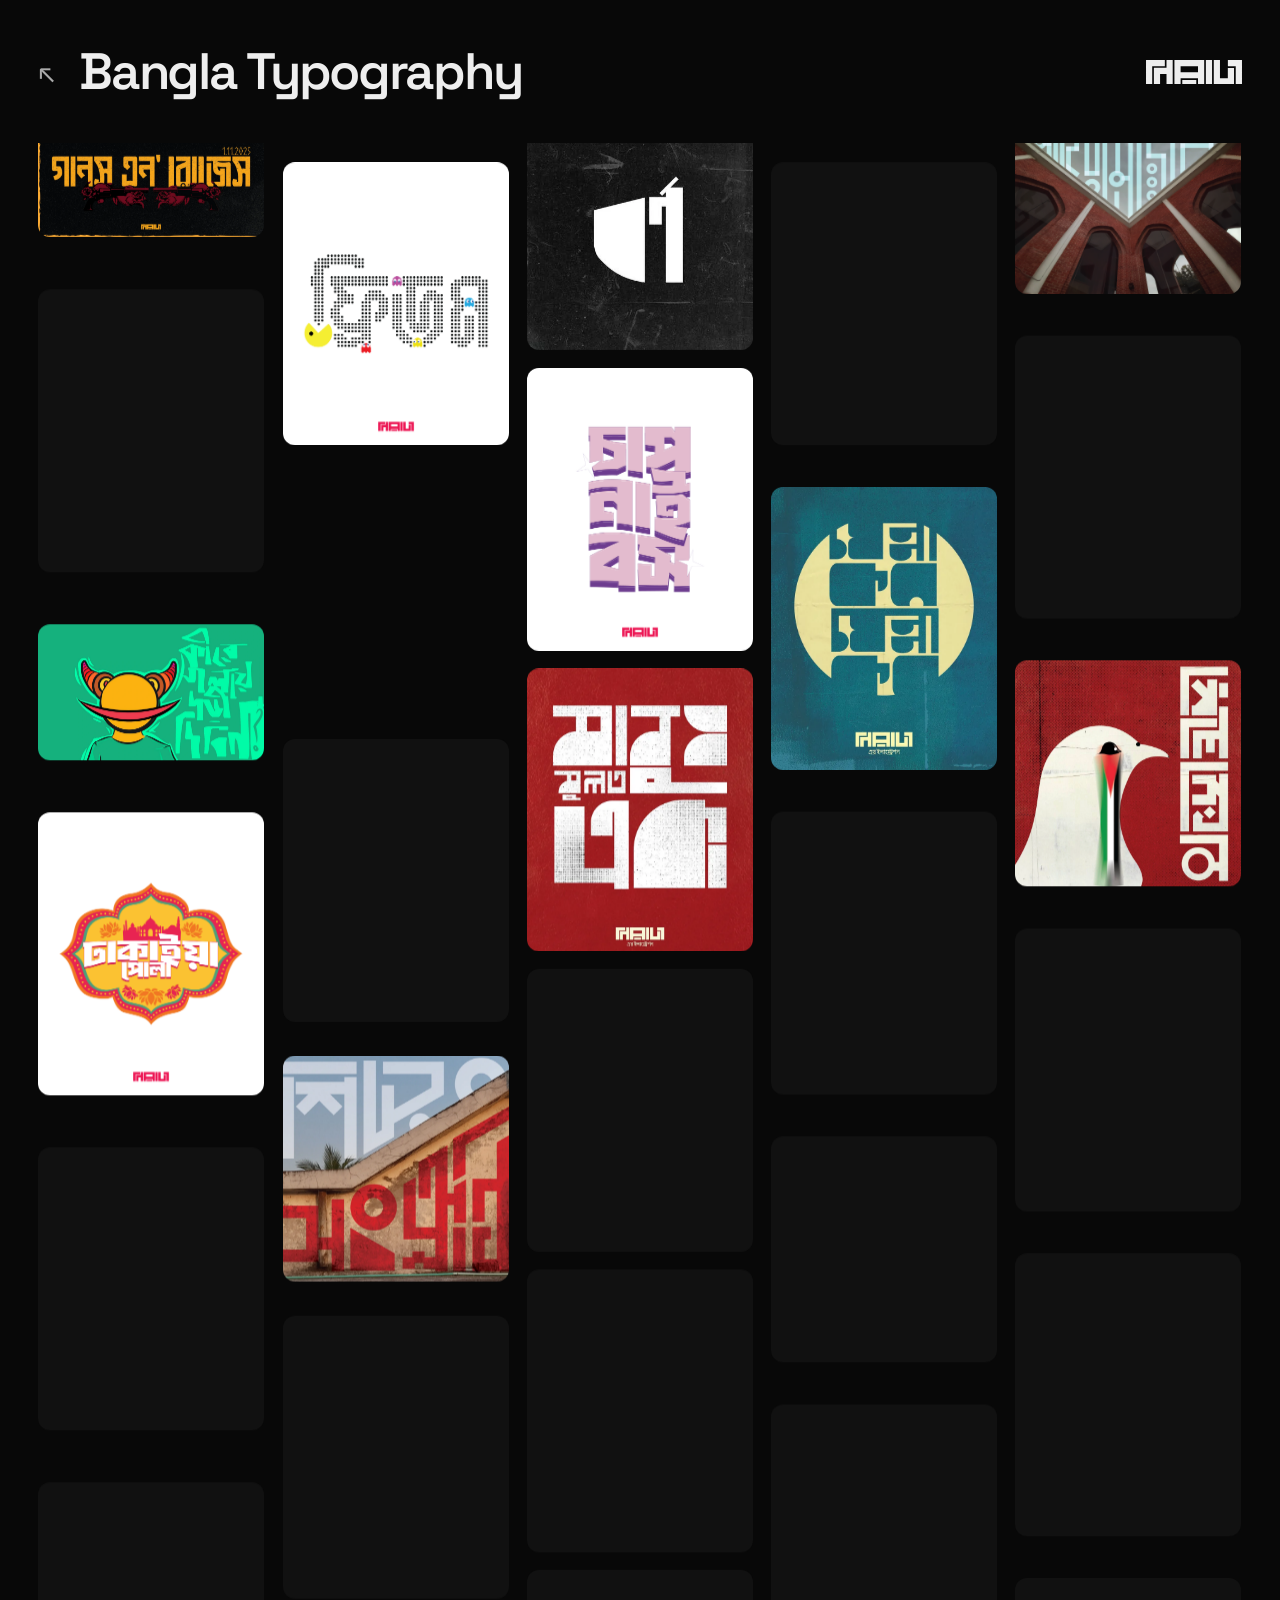
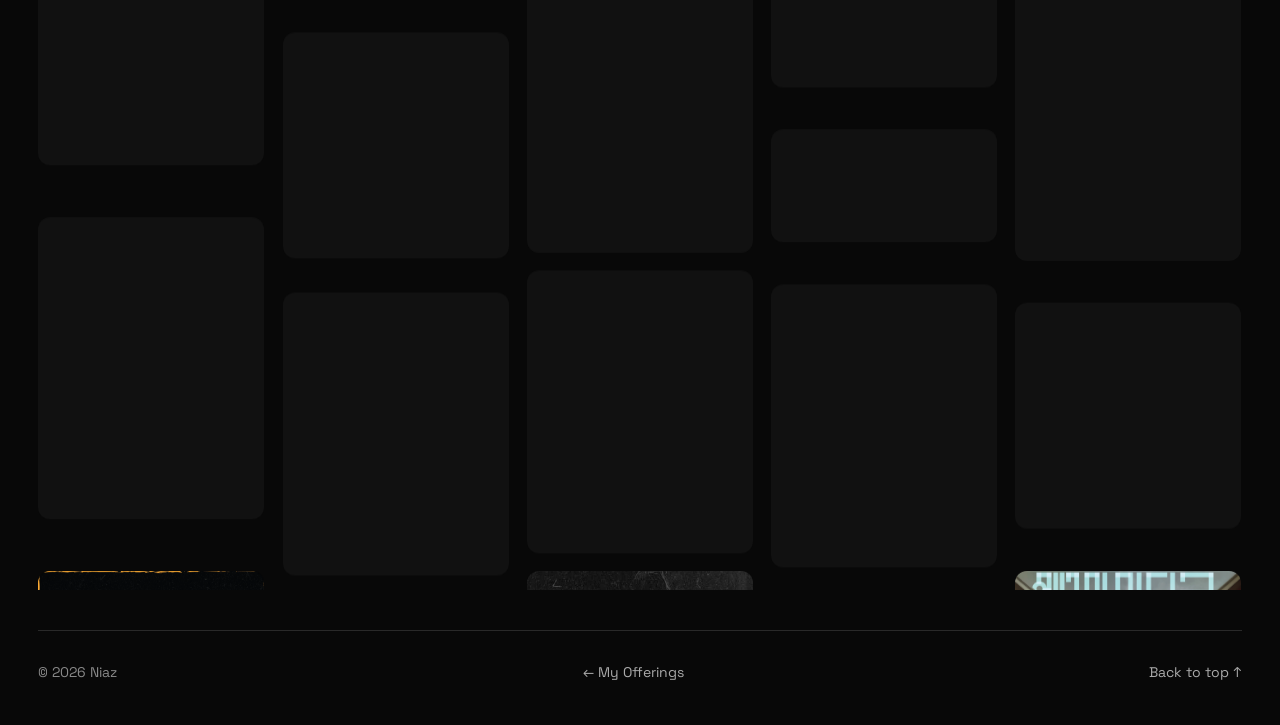
<file: bangla-typography.html>
<!DOCTYPE html>
<html lang="en"><head><meta charset="UTF-8"><meta name="viewport" content="width=device-width,initial-scale=1"><meta name="theme-color" content="#000000"><title>Bangla Typography — Niaz</title><link rel="preconnect" href="https://fonts.googleapis.com"><link rel="preconnect" href="https://fonts.gstatic.com" crossorigin><link href="https://fonts.googleapis.com/css2?family=Space+Grotesk:wght@400;500;600;700&display=swap" rel="stylesheet"><link rel="stylesheet" href="offerings.css"><script src="artwork-gallery.js" defer></script><link rel="stylesheet" href="site-cursor.css"><script src="site-cursor.js" defer></script><link rel="stylesheet" href="typography-feed.css"><script src="typography-feed.js" defer></script><link rel="stylesheet" href="site-polish.css"><link rel="stylesheet" href="back-to-top.css"><script src="back-to-top.js" defer></script></head>
<body data-gallery="bangla-typography" class="typography-feed"><header><a class="back" href="portfolio_websiteV_4.html#services" aria-label="Back to My Offerings">↖</a><h1>Bangla Typography</h1><a class="gallery-brand" href="portfolio_websiteV_4.html" aria-label="Niaz home"><svg class="gallery-logo" viewBox="0 0 1831 466" fill-rule="evenodd" xmlns="http://www.w3.org/2000/svg" aria-hidden="true" focusable="false">
                    <path d="M692 383H959V466H692Z M1562 0H1831V466H1712V119H1562Z M1293 0H1411V347H1561V151H1679V466H1293Z M1142 0H1260V466H1142Z M542 0H1110V466H992V350H660V466H542Z M660 119H992V233H660Z M509 0H391V150H150V466H268V268H391V466H509Z M359 0H0V466H118V119H359Z" />
                </svg></a></header><main class="typography-masonry" aria-label="Bangla typography artwork feed"><button class="type-artwork" data-tone="195.30" type="button" aria-label="Enlarge Bangla typography artwork 1"><img src="artworks/bangla-typography/lettering/472086646_122147337512357300_718914605308335010_n--jpg.webp" width="2048" height="1024" alt="Bangla typography artwork 1" loading="lazy" decoding="async"></button><button class="type-artwork" data-tone="146.13" type="button" aria-label="Enlarge Bangla typography artwork 2"><img src="artworks/bangla-typography/lettering/476017805_122151797912357300_2247948479329770162_n--jpg.webp" width="1500" height="1500" alt="Bangla typography artwork 2" loading="lazy" decoding="async"></button><button class="type-artwork" data-tone="133.36" type="button" aria-label="Enlarge Bangla typography artwork 3"><img src="artworks/bangla-typography/lettering/476079316_122151797972357300_8660503932024443208_n--jpg.webp" width="1500" height="1500" alt="Bangla typography artwork 3" loading="lazy" decoding="async"></button><button class="type-artwork" data-tone="186.51" type="button" aria-label="Enlarge Bangla typography artwork 4"><img src="artworks/bangla-typography/lettering/476106877_122151797828357300_2714550559650615253_n%20%281%29--jpg.webp" width="1500" height="1500" alt="Bangla typography artwork 4" loading="lazy" decoding="async"></button><button class="type-artwork" data-tone="53.81" type="button" aria-label="Enlarge Bangla typography artwork 5"><img src="artworks/bangla-typography/lettering/476224926_122151797786357300_9071917740574597699_n--jpg.webp" width="414" height="414" alt="Bangla typography artwork 5" loading="lazy" decoding="async"></button><button class="type-artwork" data-tone="201.11" type="button" aria-label="Enlarge Bangla typography artwork 6"><img src="artworks/bangla-typography/lettering/476446764_122151797870357300_5855859352182131011_n--jpg.webp" width="1500" height="1500" alt="Bangla typography artwork 6" loading="lazy" decoding="async"></button><button class="type-artwork" data-tone="133.46" type="button" aria-label="Enlarge Bangla typography artwork 7"><img src="artworks/bangla-typography/lettering/482118232_17867928795325629_2978613084950118896_n.webp" width="1440" height="1440" alt="Bangla typography artwork 7" loading="lazy" decoding="async"></button><button class="type-artwork" data-tone="92.50" type="button" aria-label="Enlarge Ramadan typography artwork"><img src="artworks/bangla-typography/lettering/ramadan--png.webp" width="2200" height="1650" alt="Ramadan Bengali typography over brick architecture" loading="lazy" decoding="async"></button><button class="type-artwork" data-tone="132.59" type="button" aria-label="Enlarge Bangla typography artwork 9"><img src="artworks/bangla-typography/lettering/485647402_17870883861325629_332027215192450896_n.webp" width="640" height="800" alt="Bangla typography artwork 9" loading="lazy" decoding="async"></button><button class="type-artwork" data-tone="161.12" type="button" aria-label="Enlarge Bangla typography artwork 10"><img src="artworks/bangla-typography/lettering/491459219_17875053186325629_7655058717236260486_n.webp" width="640" height="800" alt="Bangla typography artwork 10" loading="lazy" decoding="async"></button><button class="type-artwork" data-tone="185.44" type="button" aria-label="Enlarge Bangla typography artwork 11"><img src="artworks/bangla-typography/lettering/497539509_17877479907325629_1176229396182195860_n.webp" width="640" height="800" alt="Bangla typography artwork 11" loading="lazy" decoding="async"></button><button class="type-artwork" data-tone="176.00" type="button" aria-label="Enlarge Bangla typography artwork 12"><img src="artworks/bangla-typography/lettering/542943067_17892157050325629_2858688447425471685_n.webp" width="640" height="800" alt="Bangla typography artwork 12" loading="lazy" decoding="async"></button><button class="type-artwork" data-tone="106.47" type="button" aria-label="Enlarge Bangla typography artwork 13"><img src="artworks/bangla-typography/lettering/544329092_17892745548325629_3523128038941729574_n.webp" width="640" height="800" alt="Bangla typography artwork 13" loading="lazy" decoding="async"></button><button class="type-artwork" data-tone="195.75" type="button" aria-label="Enlarge Bangla typography artwork 14"><img src="artworks/bangla-typography/lettering/633434402_17911350621325629_7187620300619597312_n.webp" width="640" height="853" alt="Bangla typography artwork 14" loading="lazy" decoding="async"></button><button class="type-artwork" data-tone="216.36" type="button" aria-label="Enlarge Bangla typography artwork 15"><img src="artworks/bangla-typography/graphic-type/1--png.webp" width="2000" height="2500" alt="Bangla typography artwork 15" loading="lazy" decoding="async"></button><button class="type-artwork" data-tone="210.95" type="button" aria-label="Enlarge Bangla typography artwork 16"><img src="artworks/bangla-typography/graphic-type/2--png.webp" width="2000" height="2500" alt="Bangla typography artwork 16" loading="lazy" decoding="async"></button><button class="type-artwork" data-tone="218.75" type="button" aria-label="Enlarge Bangla typography artwork 17"><img src="artworks/bangla-typography/graphic-type/3--png.webp" width="2000" height="2500" alt="Bangla typography artwork 17" loading="lazy" decoding="async"></button><button class="type-artwork" data-tone="204.73" type="button" aria-label="Enlarge Bangla typography artwork 18"><img src="artworks/bangla-typography/graphic-type/4--png.webp" width="2000" height="2500" alt="Bangla typography artwork 18" loading="lazy" decoding="async"></button><button class="type-artwork" data-tone="211.72" type="button" aria-label="Enlarge Bangla typography artwork 19"><img src="artworks/bangla-typography/graphic-type/5--png.webp" width="2000" height="2500" alt="Bangla typography artwork 19" loading="lazy" decoding="async"></button><button class="type-artwork" data-tone="235.06" type="button" aria-label="Enlarge Bangla typography artwork 20"><img src="artworks/bangla-typography/graphic-type/6--png.webp" width="2000" height="2500" alt="Bangla typography artwork 20" loading="lazy" decoding="async"></button><button class="type-artwork" data-tone="237.05" type="button" aria-label="Enlarge Bangla typography artwork 21"><img src="artworks/bangla-typography/graphic-type/7--png.webp" width="2000" height="2500" alt="Bangla typography artwork 21" loading="lazy" decoding="async"></button><button class="type-artwork" data-tone="233.54" type="button" aria-label="Enlarge Bangla typography artwork 22"><img src="artworks/bangla-typography/graphic-type/8--png.webp" width="2000" height="2500" alt="Bangla typography artwork 22" loading="lazy" decoding="async"></button><button class="type-artwork" data-tone="229.53" type="button" aria-label="Enlarge Bangla typography artwork 23"><img src="artworks/bangla-typography/graphic-type/9--png.webp" width="2000" height="2500" alt="Bangla typography artwork 23" loading="lazy" decoding="async"></button><button class="type-artwork" data-tone="243.11" type="button" aria-label="Enlarge Bangla typography artwork 24"><img src="artworks/bangla-typography/graphic-type/11--png.webp" width="2000" height="2500" alt="Bangla typography artwork 24" loading="lazy" decoding="async"></button><button class="type-artwork" data-tone="238.25" type="button" aria-label="Enlarge Bangla typography artwork 25"><img src="artworks/bangla-typography/graphic-type/12--png.webp" width="2000" height="2500" alt="Bangla typography artwork 25" loading="lazy" decoding="async"></button><button class="type-artwork" data-tone="222.57" type="button" aria-label="Enlarge Bangla typography artwork 26"><img src="artworks/bangla-typography/graphic-type/13--png.webp" width="2000" height="2500" alt="Bangla typography artwork 26" loading="lazy" decoding="async"></button><button class="type-artwork" data-tone="234.82" type="button" aria-label="Enlarge Bangla typography artwork 27"><img src="artworks/bangla-typography/graphic-type/14--png.webp" width="2000" height="2500" alt="Bangla typography artwork 27" loading="lazy" decoding="async"></button><button class="type-artwork" data-tone="230.06" type="button" aria-label="Enlarge Bangla typography artwork 28"><img src="artworks/bangla-typography/graphic-type/15--png.webp" width="2000" height="2500" alt="Bangla typography artwork 28" loading="lazy" decoding="async"></button><button class="type-artwork" data-tone="195.93" type="button" aria-label="Enlarge Bangla typography artwork 29"><img src="artworks/bangla-typography/graphic-type/16--png.webp" width="2000" height="2500" alt="Bangla typography artwork 29" loading="lazy" decoding="async"></button><button class="type-artwork" data-tone="242.75" type="button" aria-label="Enlarge Bangla typography artwork 30"><img src="artworks/bangla-typography/graphic-type/17--png.webp" width="2000" height="2500" alt="Bangla typography artwork 30" loading="lazy" decoding="async"></button><button class="type-artwork" data-tone="235.40" type="button" aria-label="Enlarge Bangla typography artwork 31"><img src="artworks/bangla-typography/graphic-type/18--png.webp" width="2000" height="2500" alt="Bangla typography artwork 31" loading="lazy" decoding="async"></button><button class="type-artwork" data-tone="220.15" type="button" aria-label="Enlarge Bangla typography artwork 32"><img src="artworks/bangla-typography/graphic-type/19--png.webp" width="2000" height="2500" alt="Bangla typography artwork 32" loading="lazy" decoding="async"></button><button class="type-artwork" data-tone="37.51" type="button" aria-label="Enlarge Guns and roses Bengali lettering"><img src="artworks/bangla-typography/favourites/575205002_122191061930357300_2876303411943178242_n--jpg.webp" width="2896" height="1448" alt="Guns and roses Bengali lettering" loading="lazy" decoding="async"></button><button class="type-artwork" data-tone="131.06" type="button" aria-label="Enlarge Colourful character illustration with Bengali lettering"><img src="artworks/bangla-typography/favourites/438083481_469232502110974_217605925769682889_n--jpg.webp" width="1800" height="1080" alt="Colourful character illustration with Bengali lettering" loading="lazy" decoding="async"></button><button class="type-artwork" data-tone="101.89" type="button" aria-label="Enlarge Two Taka Artist Bengali typography"><img src="artworks/bangla-typography/favourites/3--png.webp" width="5400" height="5400" alt="Two Taka Artist Bengali typography" loading="lazy" decoding="async"></button></main><footer class="typography-footer"><span>© 2026 Niaz</span><a href="portfolio_websiteV_4.html#services">← My Offerings</a><a href="#">Back to top ↑</a></footer></body></html>
</file>
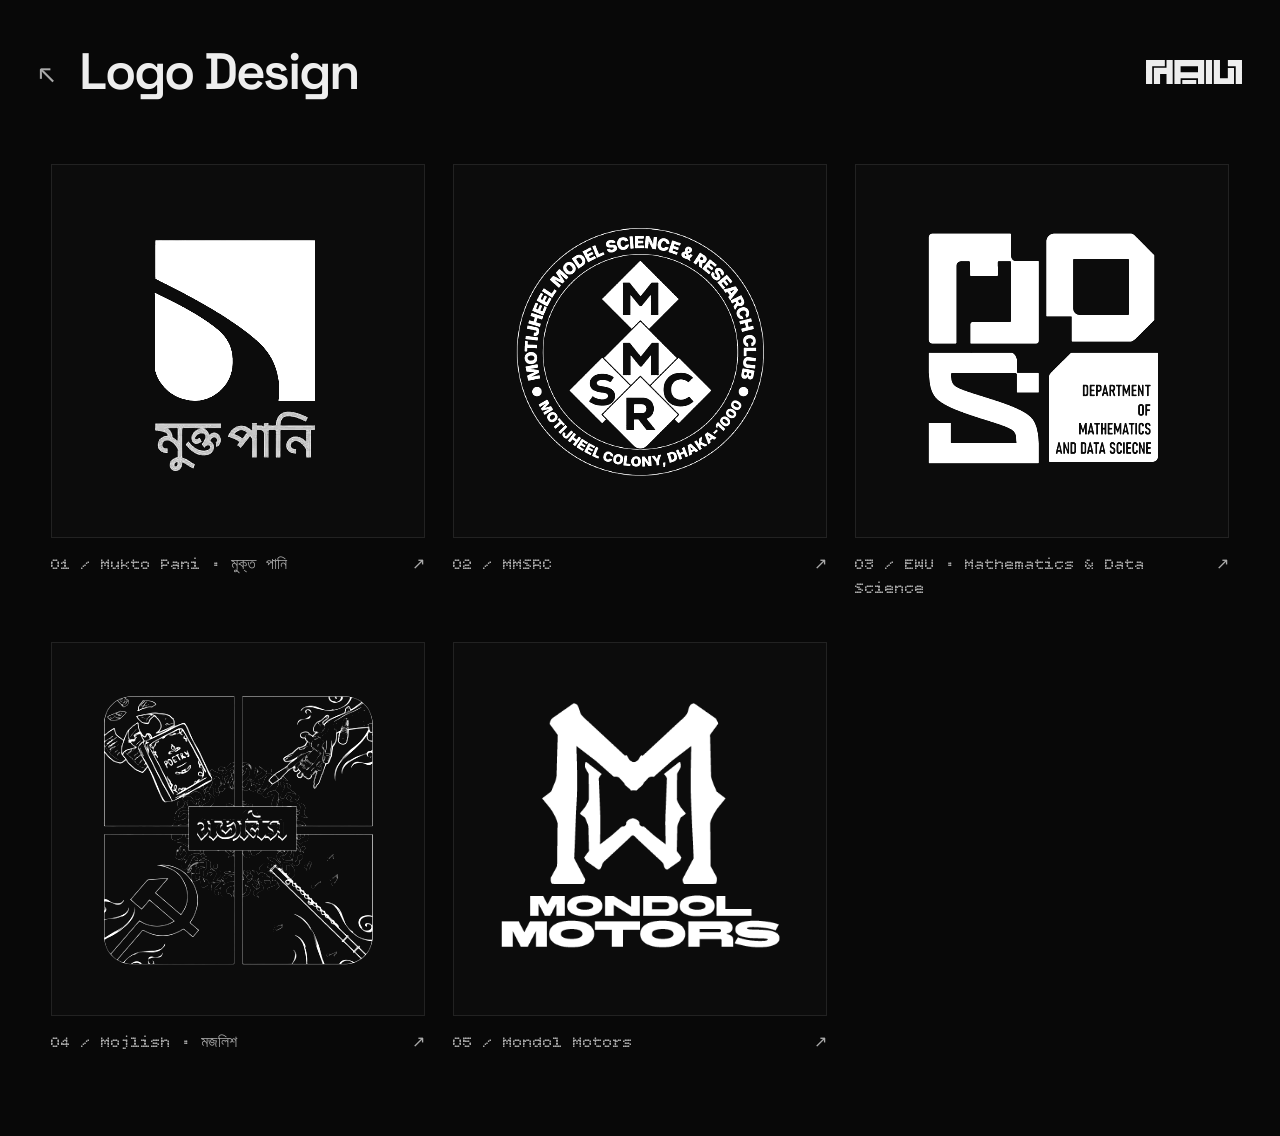
<file: logo-design.html>
<!DOCTYPE html><html lang="en"><head><meta charset="UTF-8"><meta name="viewport" content="width=device-width,initial-scale=1"><meta name="theme-color" content="#000000"><title>Logo Design — Niaz</title><link rel="preconnect" href="https://fonts.googleapis.com"><link rel="preconnect" href="https://fonts.gstatic.com" crossorigin><link href="https://fonts.googleapis.com/css2?family=Space+Grotesk:wght@400;500;600;700&family=Bitcount+Single:wght@400;500&display=swap" rel="stylesheet"><link rel="stylesheet" href="offerings.css"><link rel="stylesheet" href="logo-projects.css"><link rel="stylesheet" href="site-cursor.css"><script src="site-cursor.js" defer></script><link rel="stylesheet" href="site-polish.css"><link rel="stylesheet" href="back-to-top.css"><script src="back-to-top.js" defer></script></head><body class="logo-index"><header><a class="back" href="portfolio_websiteV_4.html#services" aria-label="Back to My Offerings">↖</a><h1>Logo Design</h1><a class="gallery-brand" href="portfolio_websiteV_4.html" aria-label="Niaz home"><svg class="gallery-logo" viewBox="0 0 1831 466" fill-rule="evenodd" xmlns="http://www.w3.org/2000/svg" aria-hidden="true" focusable="false">
                    <path d="M692 383H959V466H692Z M1562 0H1831V466H1712V119H1562Z M1293 0H1411V347H1561V151H1679V466H1293Z M1142 0H1260V466H1142Z M542 0H1110V466H992V350H660V466H542Z M660 119H992V233H660Z M509 0H391V150H150V466H268V268H391V466H509Z M359 0H0V466H118V119H359Z" />
                </svg></a></header><main class="logo-project-grid"><a class="logo-project-card" href="logo-mukto-pani.html"><div class="logo-thumbnail"><img src="artworks/logos/mukto-pani/main-logo--jpg.webp" alt="Mukto Pani monochrome logo" loading="lazy"></div><div class="card-caption"><span>01 / Mukto Pani · মুক্ত পানি</span><span aria-hidden="true">↗</span></div></a><a class="logo-project-card" href="logo-mmsrc.html"><div class="logo-thumbnail"><img src="artworks/logos/mmsrc/main-logo--jpg.webp" alt="Motijheel Model Science &amp; Research Club monochrome logo" loading="lazy"></div><div class="card-caption"><span>02 / MMSRC</span><span aria-hidden="true">↗</span></div></a><a class="logo-project-card" href="logo-ewu-mathematics-data-science.html"><div class="logo-thumbnail"><img src="artworks/logos/ewu-mathematics-data-science/main-logo--jpg.webp" alt="Mathematics &amp; Data Science monochrome logo" loading="lazy"></div><div class="card-caption"><span>03 / EWU · Mathematics &amp; Data Science</span><span aria-hidden="true">↗</span></div></a><a class="logo-project-card" href="logo-mojlish.html"><div class="logo-thumbnail"><img src="artworks/logos/mojlish/main-logo--jpg.webp" alt="Mojlish monochrome logo" loading="lazy"></div><div class="card-caption"><span>04 / Mojlish · মজলিশ</span><span aria-hidden="true">↗</span></div></a><a class="logo-project-card" href="logo-mondol-motors.html"><div class="logo-thumbnail"><img src="artworks/logos/mondol-motors/Main%20logo--png.webp" alt="Mondol Motors monochrome logo" loading="lazy"></div><div class="card-caption"><span>05 / Mondol Motors</span><span aria-hidden="true">↗</span></div></a></main></body></html>
</file>
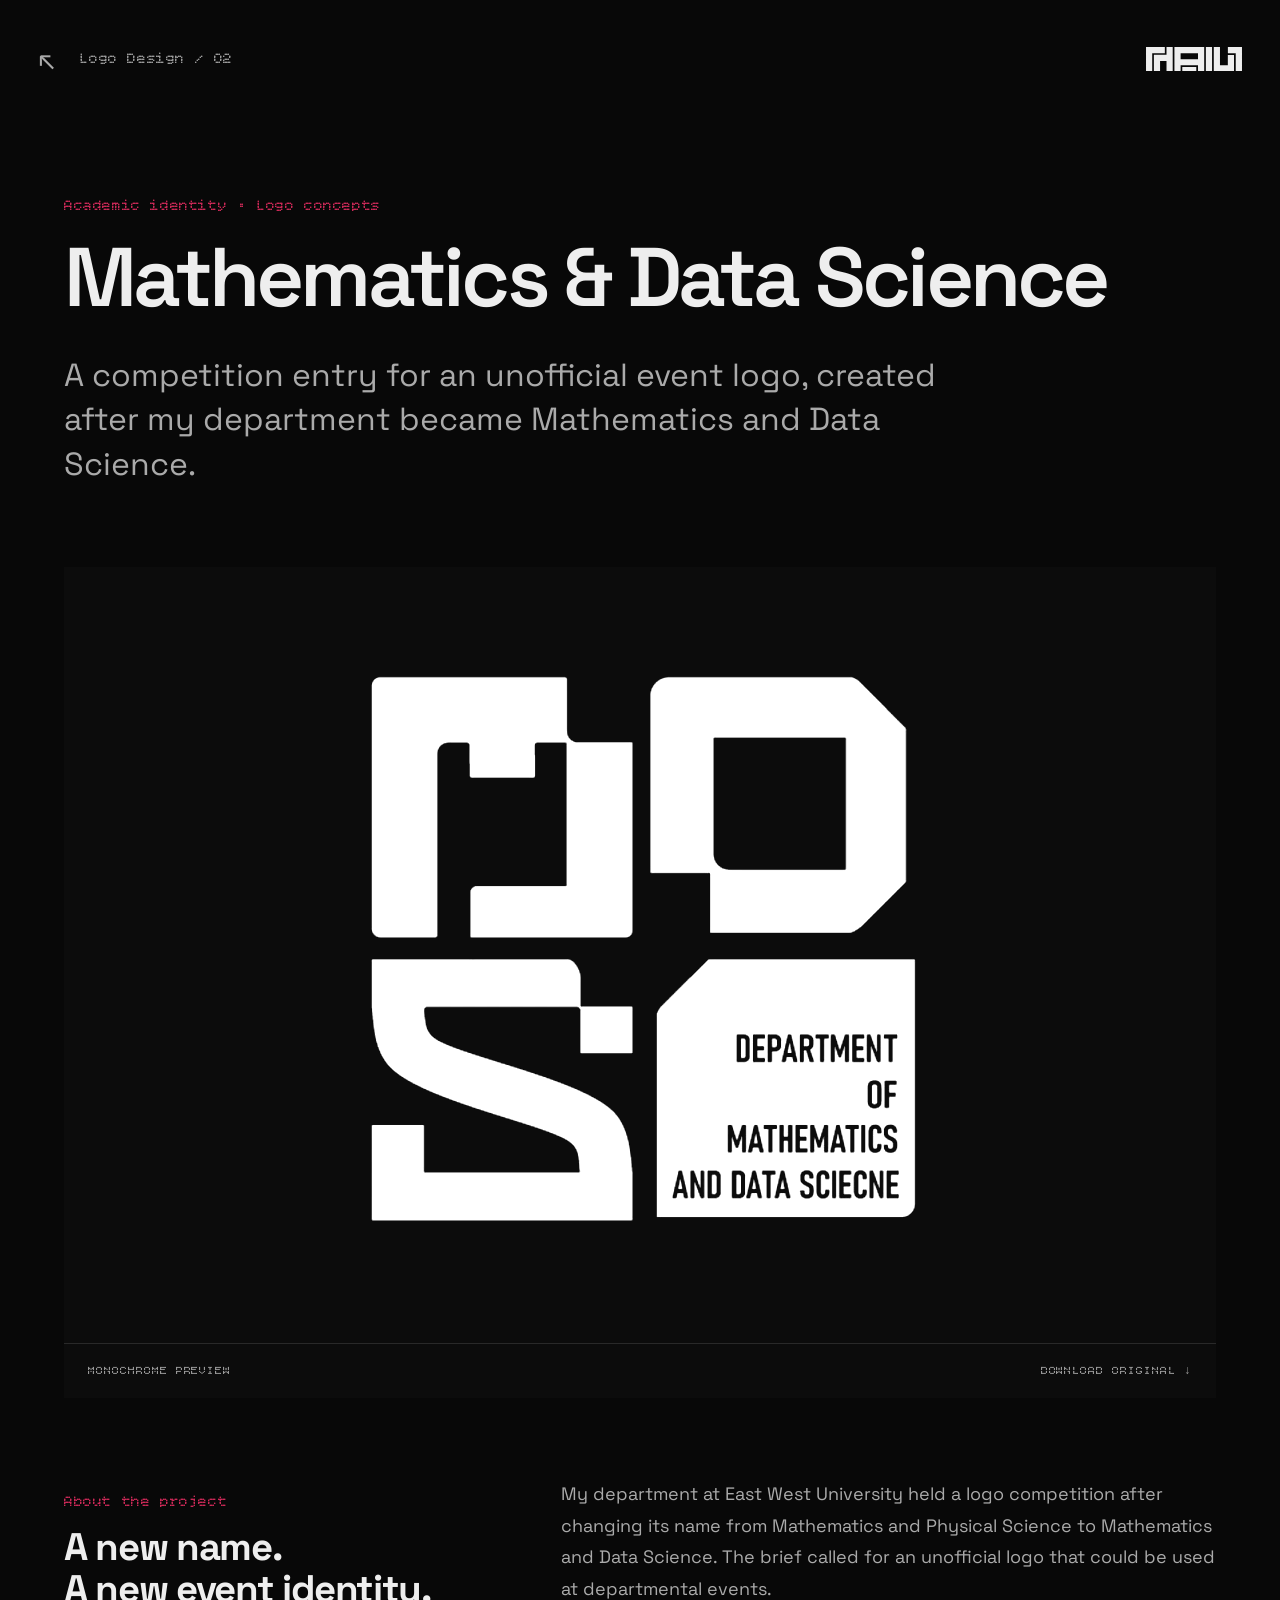
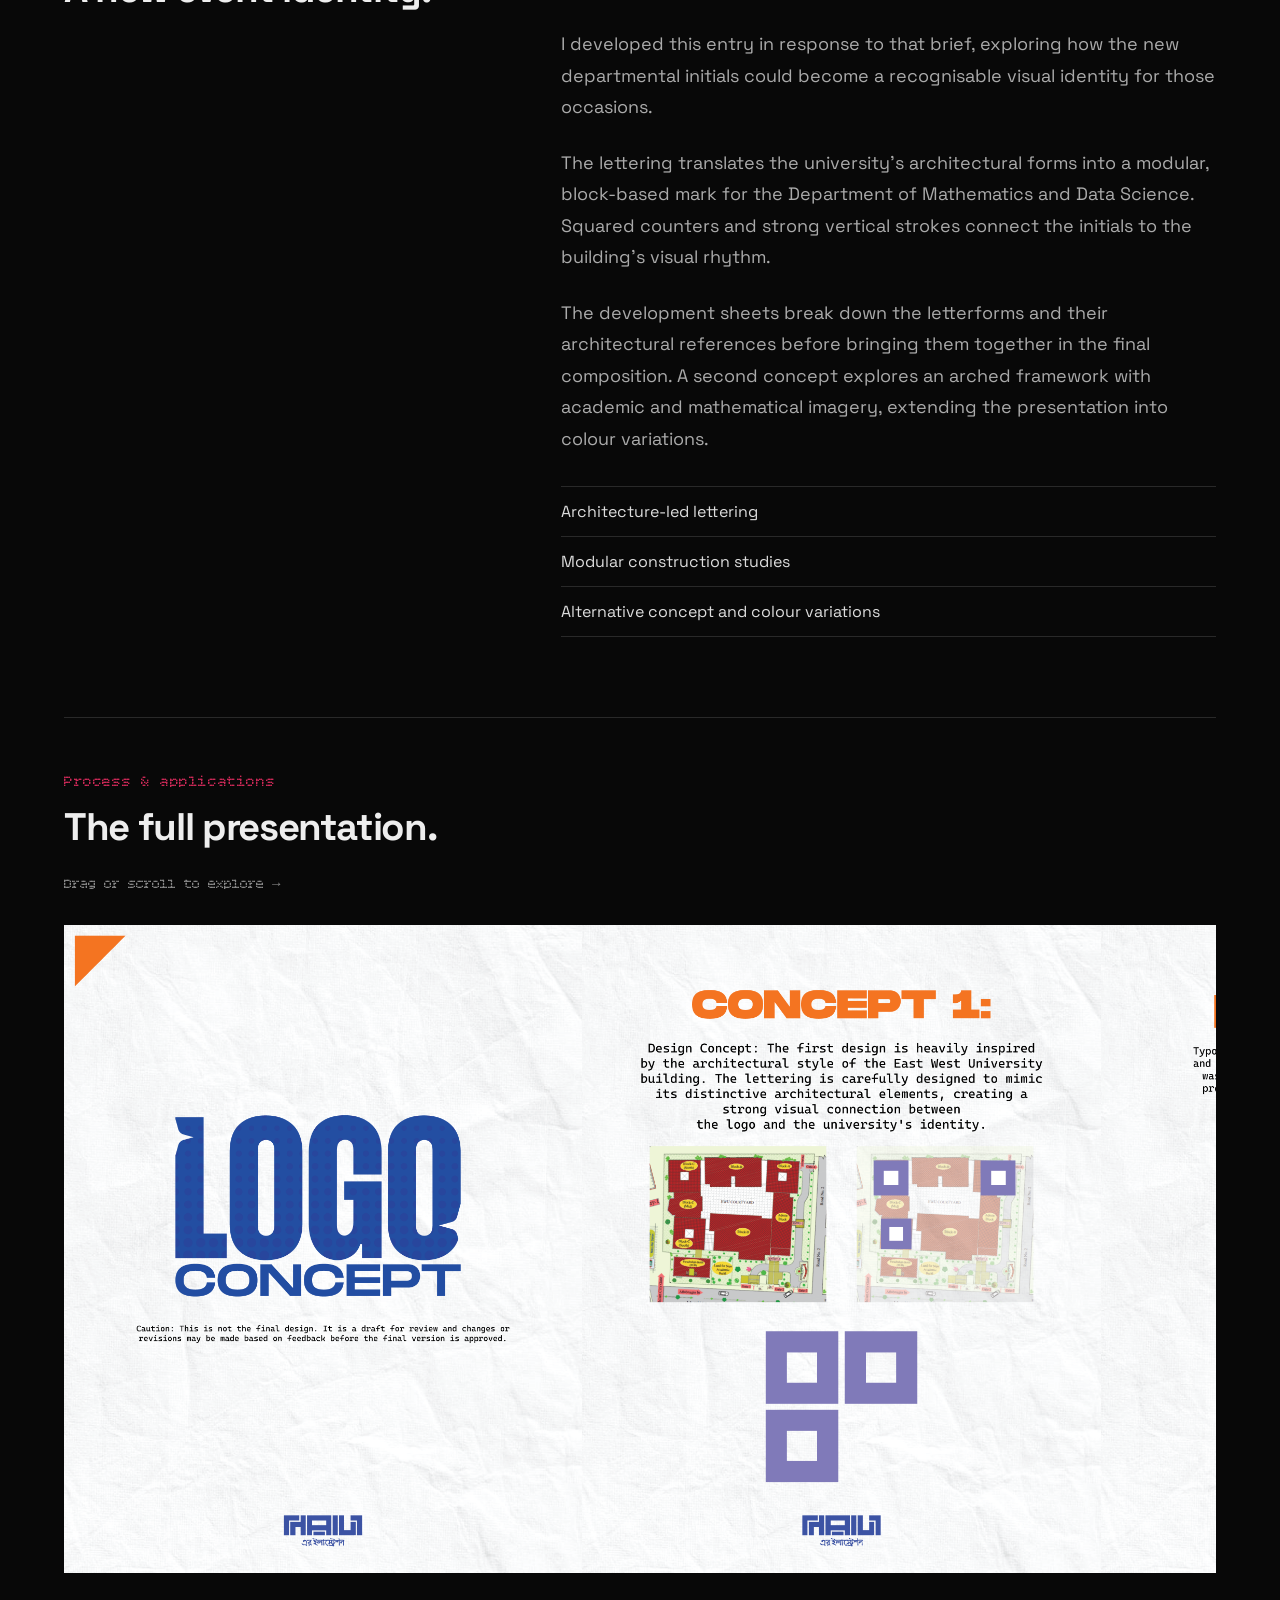
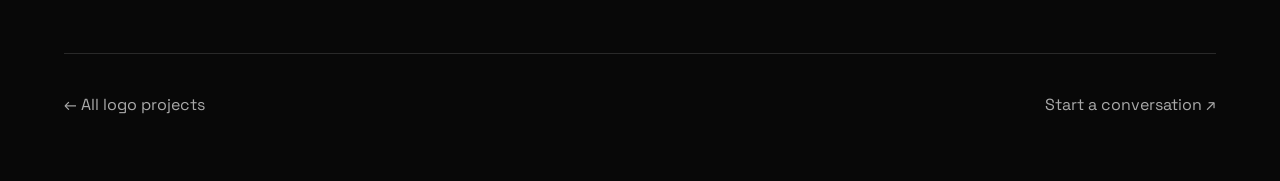
<file: logo-ewu-mathematics-data-science.html>
<!DOCTYPE html><html lang="en"><head><script>document.documentElement.classList.add("intro-ready");</script><meta charset="UTF-8"><meta name="viewport" content="width=device-width,initial-scale=1"><meta name="theme-color" content="#000000"><title>Mathematics &amp; Data Science — Niaz</title><link rel="preconnect" href="https://fonts.googleapis.com"><link rel="preconnect" href="https://fonts.gstatic.com" crossorigin><link href="https://fonts.googleapis.com/css2?family=Space+Grotesk:wght@400;500;600;700&family=Bitcount+Single:wght@400;500&display=swap" rel="stylesheet"><link rel="stylesheet" href="offerings.css"><link rel="stylesheet" href="logo-projects.css"><link rel="stylesheet" href="site-cursor.css"><script src="site-cursor.js" defer></script><script src="logo-presentation.js" defer></script><script src="logo-intro.js" defer></script><noscript><style>.case-intro .case-lead{opacity:1!important;translate:none!important}</style></noscript><link rel="stylesheet" href="site-polish.css"><link rel="stylesheet" href="back-to-top.css"><script src="back-to-top.js" defer></script></head><body class="logo-case"><header><a class="back" href="logo-design.html" aria-label="Back to Logo Design">↖</a><span class="case-header-label">Logo Design / 02</span><a class="gallery-brand" href="portfolio_websiteV_4.html" aria-label="Niaz home"><svg class="gallery-logo" viewBox="0 0 1831 466" fill-rule="evenodd" xmlns="http://www.w3.org/2000/svg" aria-hidden="true" focusable="false">
                    <path d="M692 383H959V466H692Z M1562 0H1831V466H1712V119H1562Z M1293 0H1411V347H1561V151H1679V466H1293Z M1142 0H1260V466H1142Z M542 0H1110V466H992V350H660V466H542Z M660 119H992V233H660Z M509 0H391V150H150V466H268V268H391V466H509Z M359 0H0V466H118V119H359Z" />
                </svg></a></header><main class="case-container"><section class="case-intro"><p class="case-eyebrow">Academic identity · Logo concepts</p><h1>Mathematics &amp; Data Science</h1><p class="case-lead">A competition entry for an unofficial event logo, created after my department became Mathematics and Data Science.</p></section><figure class="original-logo"><a href="artworks/logos/ewu-mathematics-data-science/main-logo--jpg.webp" target="_blank" rel="noopener" aria-label="Open full-size original logo"><img src="artworks/logos/ewu-mathematics-data-science/main-logo--jpg.webp" alt="Mathematics &amp; Data Science original logo"></a><figcaption>Monochrome preview <a href="artworks/logos/ewu-mathematics-data-science/main%20logo--jfif.webp" download>Download original ↓</a></figcaption></figure><section class="project-story"><div><p class="case-eyebrow">About the project</p><h2>A new name.<br>A new event identity.</h2></div><div><p>My department at East West University held a logo competition after changing its name from Mathematics and Physical Science to Mathematics and Data Science. The brief called for an unofficial logo that could be used at departmental events.</p><p>I developed this entry in response to that brief, exploring how the new departmental initials could become a recognisable visual identity for those occasions.</p><p>The lettering translates the university’s architectural forms into a modular, block-based mark for the Department of Mathematics and Data Science. Squared counters and strong vertical strokes connect the initials to the building’s visual rhythm.</p><p>The development sheets break down the letterforms and their architectural references before bringing them together in the final composition. A second concept explores an arched framework with academic and mathematical imagery, extending the presentation into colour variations.</p><ul class="project-points"><li>Architecture-led lettering</li><li>Modular construction studies</li><li>Alternative concept and colour variations</li></ul></div></section><section class="process-section"><p class="case-eyebrow">Process & applications</p><h2>The full presentation.</h2><div class="process-grid"><figure class="process-slide"><a href="artworks/logos/ewu-mathematics-data-science/1--png.webp" target="_blank" rel="noopener" aria-label="Open Mathematics &amp; Data Science presentation image 1 at full size"><img src="artworks/logos/ewu-mathematics-data-science/1--png.webp" alt="Mathematics &amp; Data Science — design presentation 1" loading="lazy"></a><figcaption>01 / Design presentation</figcaption></figure><figure class="process-slide"><a href="artworks/logos/ewu-mathematics-data-science/2--png.webp" target="_blank" rel="noopener" aria-label="Open Mathematics &amp; Data Science presentation image 2 at full size"><img src="artworks/logos/ewu-mathematics-data-science/2--png.webp" alt="Mathematics &amp; Data Science — design presentation 2" loading="lazy"></a><figcaption>02 / Design presentation</figcaption></figure><figure class="process-slide"><a href="artworks/logos/ewu-mathematics-data-science/3--png.webp" target="_blank" rel="noopener" aria-label="Open Mathematics &amp; Data Science presentation image 3 at full size"><img src="artworks/logos/ewu-mathematics-data-science/3--png.webp" alt="Mathematics &amp; Data Science — design presentation 3" loading="lazy"></a><figcaption>03 / Design presentation</figcaption></figure><figure class="process-slide"><a href="artworks/logos/ewu-mathematics-data-science/4--png.webp" target="_blank" rel="noopener" aria-label="Open Mathematics &amp; Data Science presentation image 4 at full size"><img src="artworks/logos/ewu-mathematics-data-science/4--png.webp" alt="Mathematics &amp; Data Science — design presentation 4" loading="lazy"></a><figcaption>04 / Design presentation</figcaption></figure><figure class="process-slide"><a href="artworks/logos/ewu-mathematics-data-science/5--png.webp" target="_blank" rel="noopener" aria-label="Open Mathematics &amp; Data Science presentation image 5 at full size"><img src="artworks/logos/ewu-mathematics-data-science/5--png.webp" alt="Mathematics &amp; Data Science — design presentation 5" loading="lazy"></a><figcaption>05 / Design presentation</figcaption></figure><figure class="process-slide"><a href="artworks/logos/ewu-mathematics-data-science/6--png.webp" target="_blank" rel="noopener" aria-label="Open Mathematics &amp; Data Science presentation image 6 at full size"><img src="artworks/logos/ewu-mathematics-data-science/6--png.webp" alt="Mathematics &amp; Data Science — design presentation 6" loading="lazy"></a><figcaption>06 / Design presentation</figcaption></figure><figure class="process-slide"><a href="artworks/logos/ewu-mathematics-data-science/7--png.webp" target="_blank" rel="noopener" aria-label="Open Mathematics &amp; Data Science presentation image 7 at full size"><img src="artworks/logos/ewu-mathematics-data-science/7--png.webp" alt="Mathematics &amp; Data Science — design presentation 7" loading="lazy"></a><figcaption>07 / Design presentation</figcaption></figure><figure class="process-slide"><a href="artworks/logos/ewu-mathematics-data-science/8--png.webp" target="_blank" rel="noopener" aria-label="Open Mathematics &amp; Data Science presentation image 8 at full size"><img src="artworks/logos/ewu-mathematics-data-science/8--png.webp" alt="Mathematics &amp; Data Science — design presentation 8" loading="lazy"></a><figcaption>08 / Design presentation</figcaption></figure><figure class="process-slide"><a href="artworks/logos/ewu-mathematics-data-science/9--png.webp" target="_blank" rel="noopener" aria-label="Open Mathematics &amp; Data Science presentation image 9 at full size"><img src="artworks/logos/ewu-mathematics-data-science/9--png.webp" alt="Mathematics &amp; Data Science — design presentation 9" loading="lazy"></a><figcaption>09 / Design presentation</figcaption></figure><figure class="process-slide"><a href="artworks/logos/ewu-mathematics-data-science/10--png.webp" target="_blank" rel="noopener" aria-label="Open Mathematics &amp; Data Science presentation image 10 at full size"><img src="artworks/logos/ewu-mathematics-data-science/10--png.webp" alt="Mathematics &amp; Data Science — design presentation 10" loading="lazy"></a><figcaption>10 / Design presentation</figcaption></figure></div></section><nav class="case-bottom"><a href="logo-design.html">← All logo projects</a><a href="portfolio_websiteV_4.html#contact">Start a conversation ↗</a></nav></main></body></html>
</file>
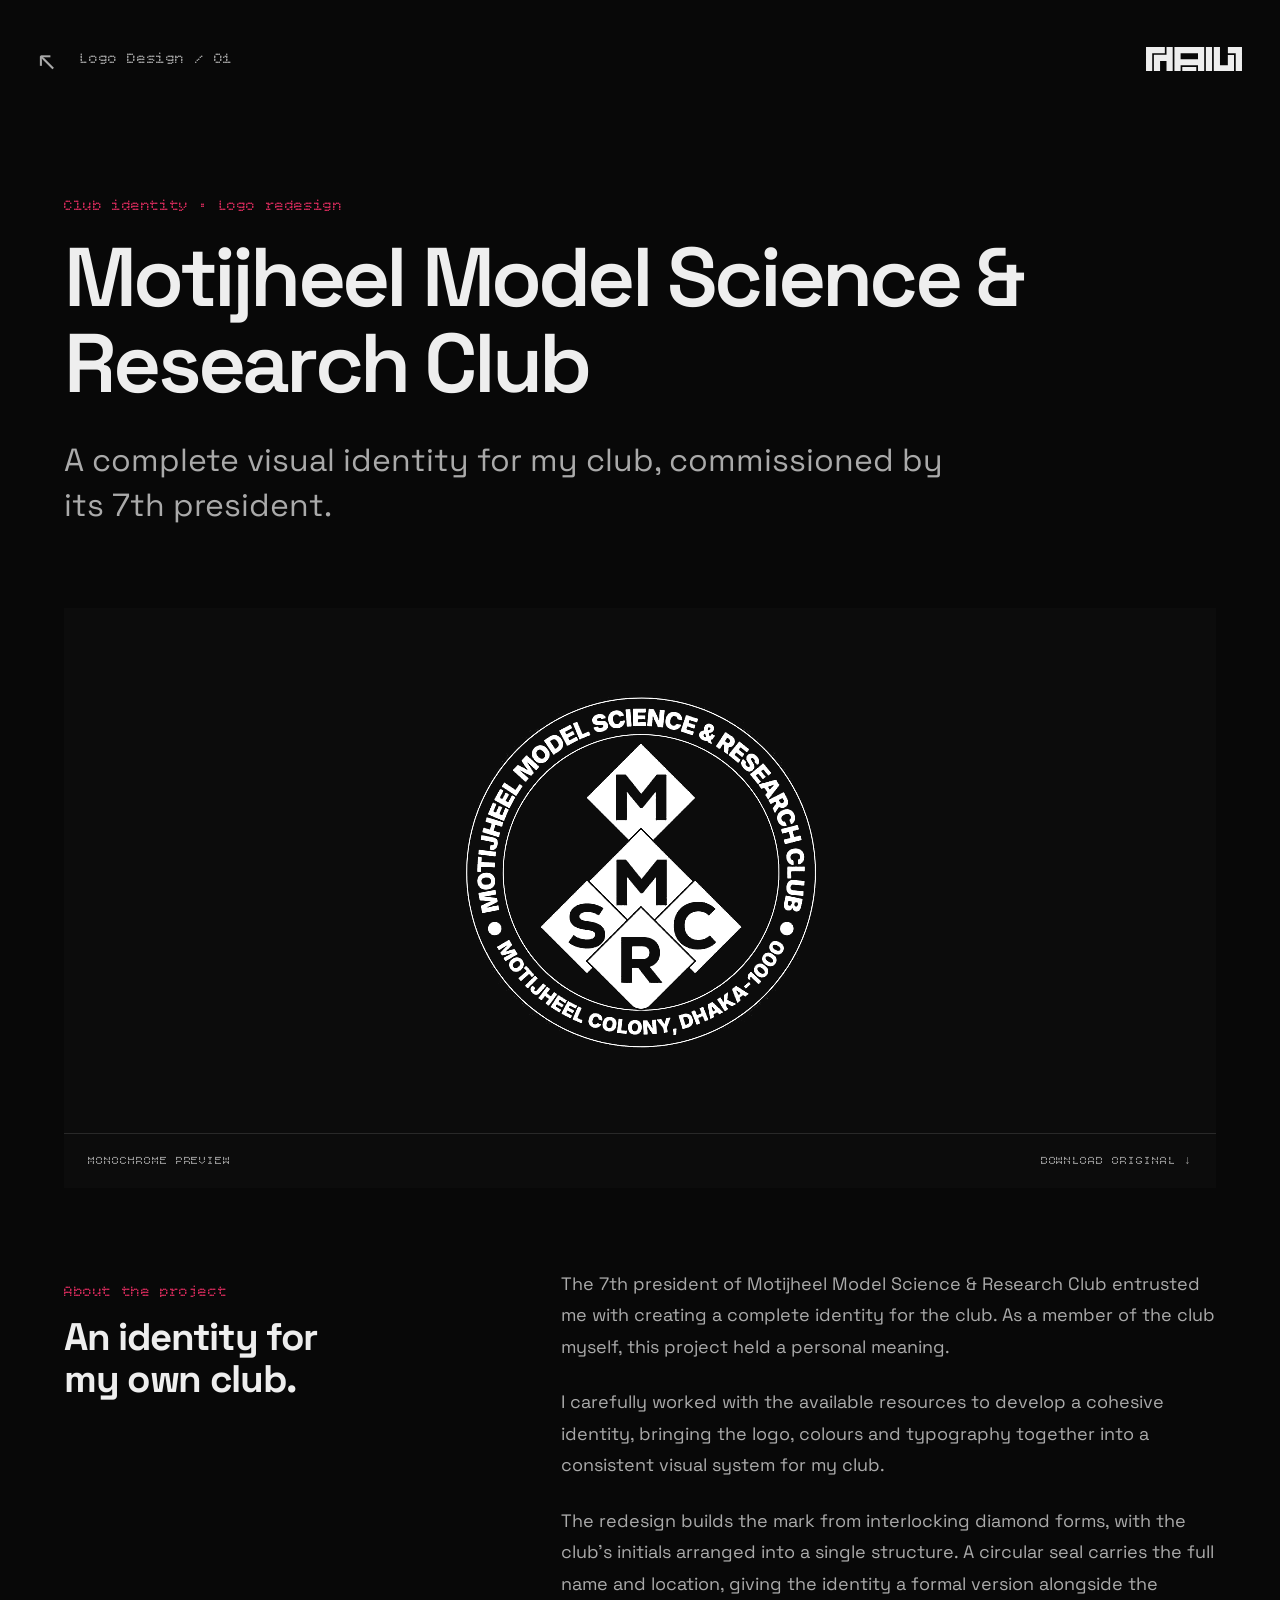
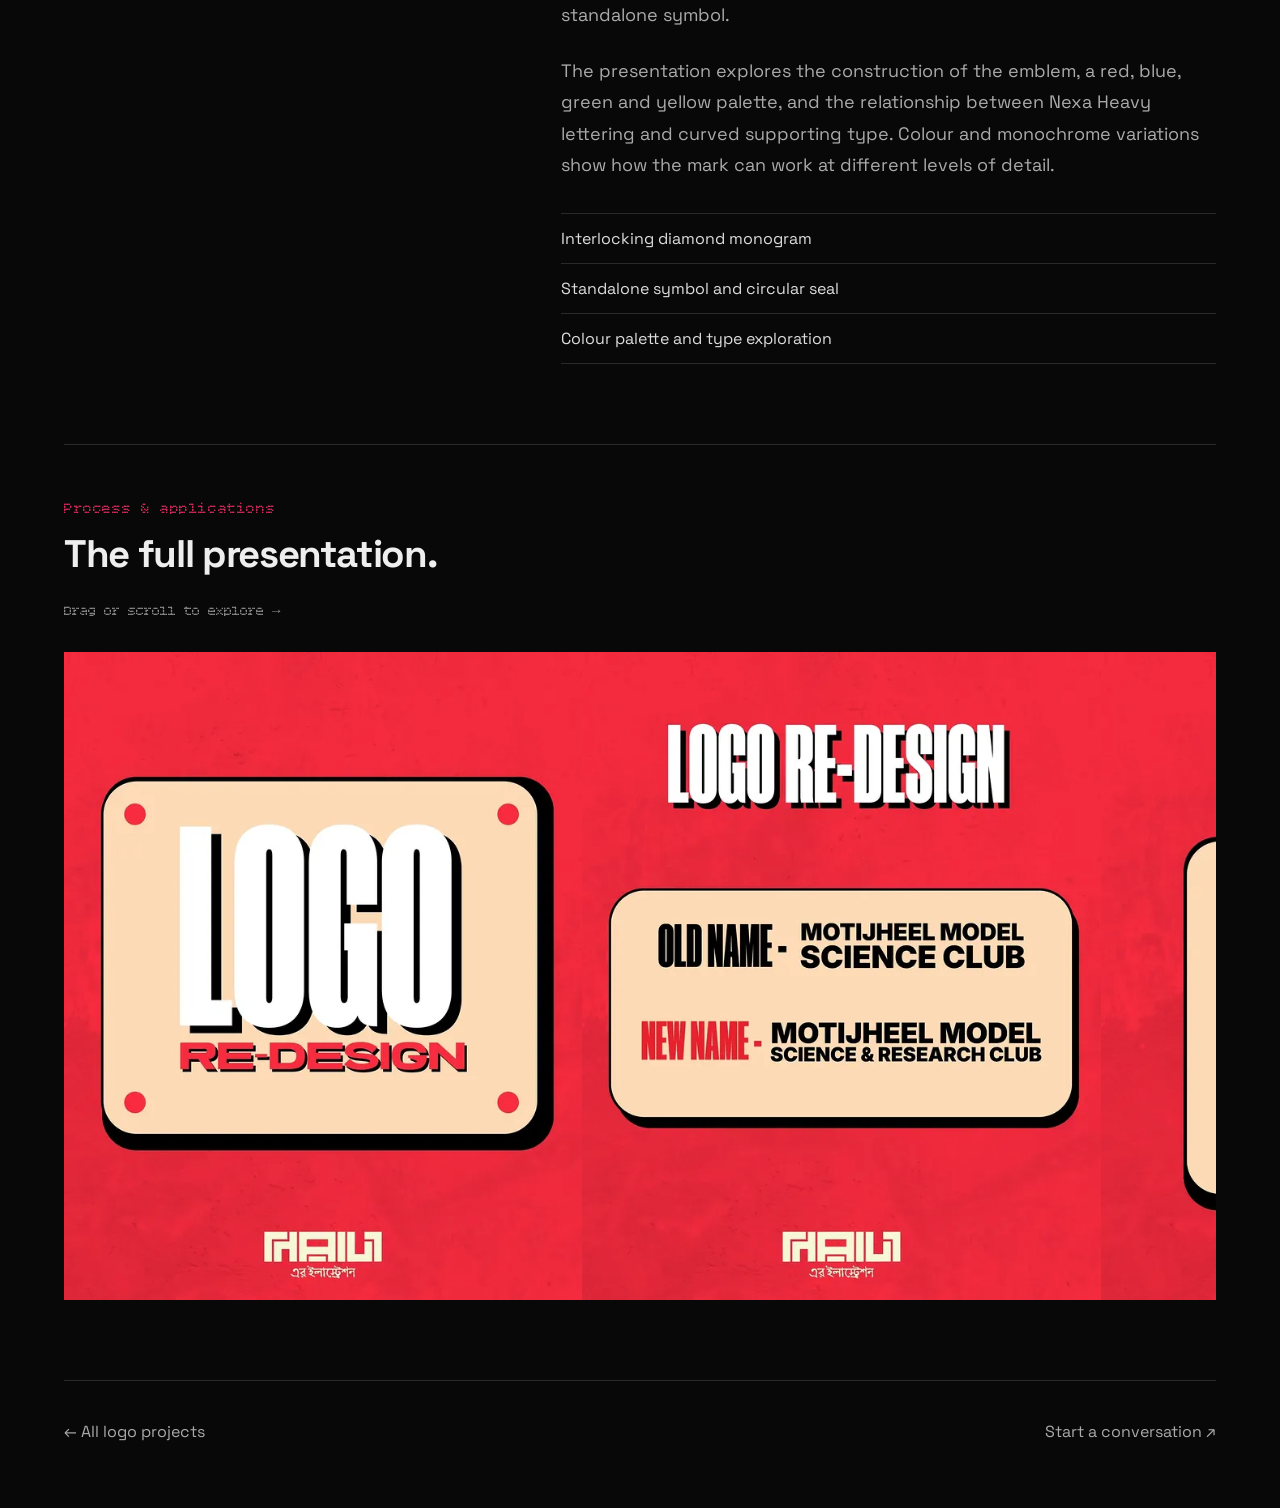
<file: logo-mmsrc.html>
<!DOCTYPE html><html lang="en"><head><script>document.documentElement.classList.add("intro-ready");</script><meta charset="UTF-8"><meta name="viewport" content="width=device-width,initial-scale=1"><meta name="theme-color" content="#000000"><title>Motijheel Model Science &amp; Research Club — Niaz</title><link rel="preconnect" href="https://fonts.googleapis.com"><link rel="preconnect" href="https://fonts.gstatic.com" crossorigin><link href="https://fonts.googleapis.com/css2?family=Space+Grotesk:wght@400;500;600;700&family=Bitcount+Single:wght@400;500&display=swap" rel="stylesheet"><link rel="stylesheet" href="offerings.css"><link rel="stylesheet" href="logo-projects.css"><link rel="stylesheet" href="site-cursor.css"><script src="site-cursor.js" defer></script><script src="logo-presentation.js" defer></script><script src="logo-intro.js" defer></script><noscript><style>.case-intro .case-lead{opacity:1!important;translate:none!important}</style></noscript><link rel="stylesheet" href="site-polish.css"><link rel="stylesheet" href="back-to-top.css"><script src="back-to-top.js" defer></script></head><body class="logo-case"><header><a class="back" href="logo-design.html" aria-label="Back to Logo Design">↖</a><span class="case-header-label">Logo Design / 01</span><a class="gallery-brand" href="portfolio_websiteV_4.html" aria-label="Niaz home"><svg class="gallery-logo" viewBox="0 0 1831 466" fill-rule="evenodd" xmlns="http://www.w3.org/2000/svg" aria-hidden="true" focusable="false">
                    <path d="M692 383H959V466H692Z M1562 0H1831V466H1712V119H1562Z M1293 0H1411V347H1561V151H1679V466H1293Z M1142 0H1260V466H1142Z M542 0H1110V466H992V350H660V466H542Z M660 119H992V233H660Z M509 0H391V150H150V466H268V268H391V466H509Z M359 0H0V466H118V119H359Z" />
                </svg></a></header><main class="case-container"><section class="case-intro"><p class="case-eyebrow">Club identity · Logo redesign</p><h1>Motijheel Model Science &amp; Research Club</h1><p class="case-lead">A complete visual identity for my club, commissioned by its 7th president.</p></section><figure class="original-logo"><a href="artworks/logos/mmsrc/main-logo--jpg.webp" target="_blank" rel="noopener" aria-label="Open full-size original logo"><img src="artworks/logos/mmsrc/main-logo--jpg.webp" alt="Motijheel Model Science &amp; Research Club original logo"></a><figcaption>Monochrome preview <a href="artworks/logos/mmsrc/main%20logo--jfif.webp" download>Download original ↓</a></figcaption></figure><section class="project-story"><div><p class="case-eyebrow">About the project</p><h2>An identity for<br>my own club.</h2></div><div><p>The 7th president of Motijheel Model Science &amp; Research Club entrusted me with creating a complete identity for the club. As a member of the club myself, this project held a personal meaning.</p><p>I carefully worked with the available resources to develop a cohesive identity, bringing the logo, colours and typography together into a consistent visual system for my club.</p><p>The redesign builds the mark from interlocking diamond forms, with the club’s initials arranged into a single structure. A circular seal carries the full name and location, giving the identity a formal version alongside the standalone symbol.</p><p>The presentation explores the construction of the emblem, a red, blue, green and yellow palette, and the relationship between Nexa Heavy lettering and curved supporting type. Colour and monochrome variations show how the mark can work at different levels of detail.</p><ul class="project-points"><li>Interlocking diamond monogram</li><li>Standalone symbol and circular seal</li><li>Colour palette and type exploration</li></ul></div></section><section class="process-section"><p class="case-eyebrow">Process & applications</p><h2>The full presentation.</h2><div class="process-grid"><figure class="process-slide"><a href="artworks/logos/mmsrc/498542324_17878236060325629_1106957038006183189_n.webp" target="_blank" rel="noopener" aria-label="Open Motijheel Model Science &amp; Research Club presentation image 3 at full size"><img src="artworks/logos/mmsrc/498542324_17878236060325629_1106957038006183189_n.webp" alt="Motijheel Model Science &amp; Research Club — design presentation 3" loading="lazy"></a><figcaption>01 / Design presentation</figcaption></figure><figure class="process-slide"><a href="artworks/logos/mmsrc/498585781_17878236069325629_5145746699436271001_n.webp" target="_blank" rel="noopener" aria-label="Open Motijheel Model Science &amp; Research Club presentation image 4 at full size"><img src="artworks/logos/mmsrc/498585781_17878236069325629_5145746699436271001_n.webp" alt="Motijheel Model Science &amp; Research Club — design presentation 4" loading="lazy"></a><figcaption>02 / Design presentation</figcaption></figure><figure class="process-slide"><a href="artworks/logos/mmsrc/499666597_17878236099325629_2361806827519273723_n.webp" target="_blank" rel="noopener" aria-label="Open Motijheel Model Science &amp; Research Club presentation image 9 at full size"><img src="artworks/logos/mmsrc/499666597_17878236099325629_2361806827519273723_n.webp" alt="Motijheel Model Science &amp; Research Club — design presentation 9" loading="lazy"></a><figcaption>03 / Design presentation</figcaption></figure><figure class="process-slide"><a href="artworks/logos/mmsrc/499508255_17878236108325629_6879045343909177482_n.webp" target="_blank" rel="noopener" aria-label="Open Motijheel Model Science &amp; Research Club presentation image 7 at full size"><img src="artworks/logos/mmsrc/499508255_17878236108325629_6879045343909177482_n.webp" alt="Motijheel Model Science &amp; Research Club — design presentation 7" loading="lazy"></a><figcaption>04 / Design presentation</figcaption></figure><figure class="process-slide"><a href="artworks/logos/mmsrc/498305912_17878236087325629_604790323548908874_n.webp" target="_blank" rel="noopener" aria-label="Open Motijheel Model Science &amp; Research Club presentation image 1 at full size"><img src="artworks/logos/mmsrc/498305912_17878236087325629_604790323548908874_n.webp" alt="Motijheel Model Science &amp; Research Club — design presentation 1" loading="lazy"></a><figcaption>05 / Design presentation</figcaption></figure><figure class="process-slide"><a href="artworks/logos/mmsrc/499528784_17878236090325629_8560911337060343240_n.webp" target="_blank" rel="noopener" aria-label="Open Motijheel Model Science &amp; Research Club presentation image 8 at full size"><img src="artworks/logos/mmsrc/499528784_17878236090325629_8560911337060343240_n.webp" alt="Motijheel Model Science &amp; Research Club — design presentation 8" loading="lazy"></a><figcaption>06 / Design presentation</figcaption></figure><figure class="process-slide"><a href="artworks/logos/mmsrc/499473731_17878236117325629_586835920706252692_n.webp" target="_blank" rel="noopener" aria-label="Open Motijheel Model Science &amp; Research Club presentation image 6 at full size"><img src="artworks/logos/mmsrc/499473731_17878236117325629_586835920706252692_n.webp" alt="Motijheel Model Science &amp; Research Club — design presentation 6" loading="lazy"></a><figcaption>07 / Design presentation</figcaption></figure><figure class="process-slide"><a href="artworks/logos/mmsrc/499081896_17878236135325629_7607856118320683884_n.webp" target="_blank" rel="noopener" aria-label="Open Motijheel Model Science &amp; Research Club presentation image 5 at full size"><img src="artworks/logos/mmsrc/499081896_17878236135325629_7607856118320683884_n.webp" alt="Motijheel Model Science &amp; Research Club — design presentation 5" loading="lazy"></a><figcaption>08 / Design presentation</figcaption></figure><figure class="process-slide"><a href="artworks/logos/mmsrc/499803220_17878236126325629_2454529360045920807_n.webp" target="_blank" rel="noopener" aria-label="Open Motijheel Model Science &amp; Research Club presentation image 10 at full size"><img src="artworks/logos/mmsrc/499803220_17878236126325629_2454529360045920807_n.webp" alt="Motijheel Model Science &amp; Research Club — design presentation 10" loading="lazy"></a><figcaption>09 / Design presentation</figcaption></figure><figure class="process-slide"><a href="artworks/logos/mmsrc/498542286_17878236144325629_324109642724524405_n.webp" target="_blank" rel="noopener" aria-label="Open Motijheel Model Science &amp; Research Club presentation image 2 at full size"><img src="artworks/logos/mmsrc/498542286_17878236144325629_324109642724524405_n.webp" alt="Motijheel Model Science &amp; Research Club — design presentation 2" loading="lazy"></a><figcaption>10 / Design presentation</figcaption></figure></div></section><nav class="case-bottom"><a href="logo-design.html">← All logo projects</a><a href="portfolio_websiteV_4.html#contact">Start a conversation ↗</a></nav></main></body></html>
</file>
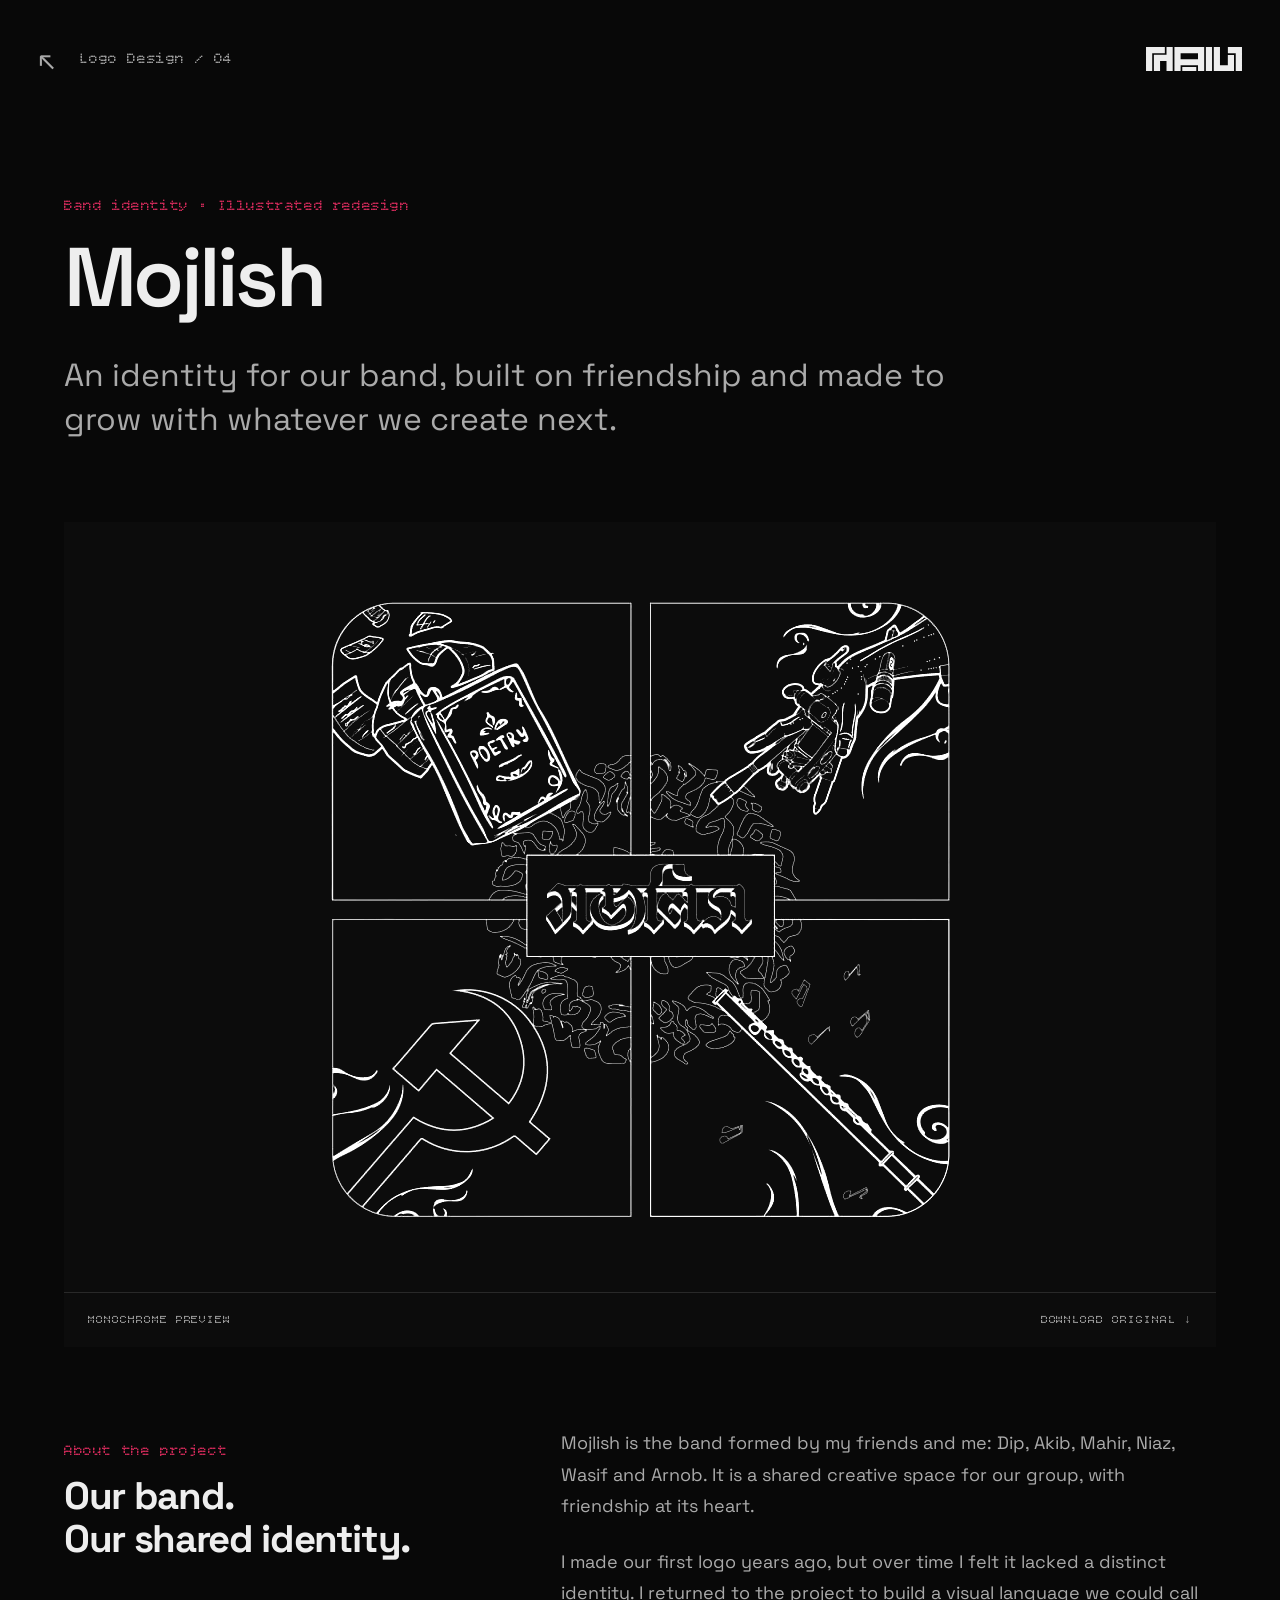
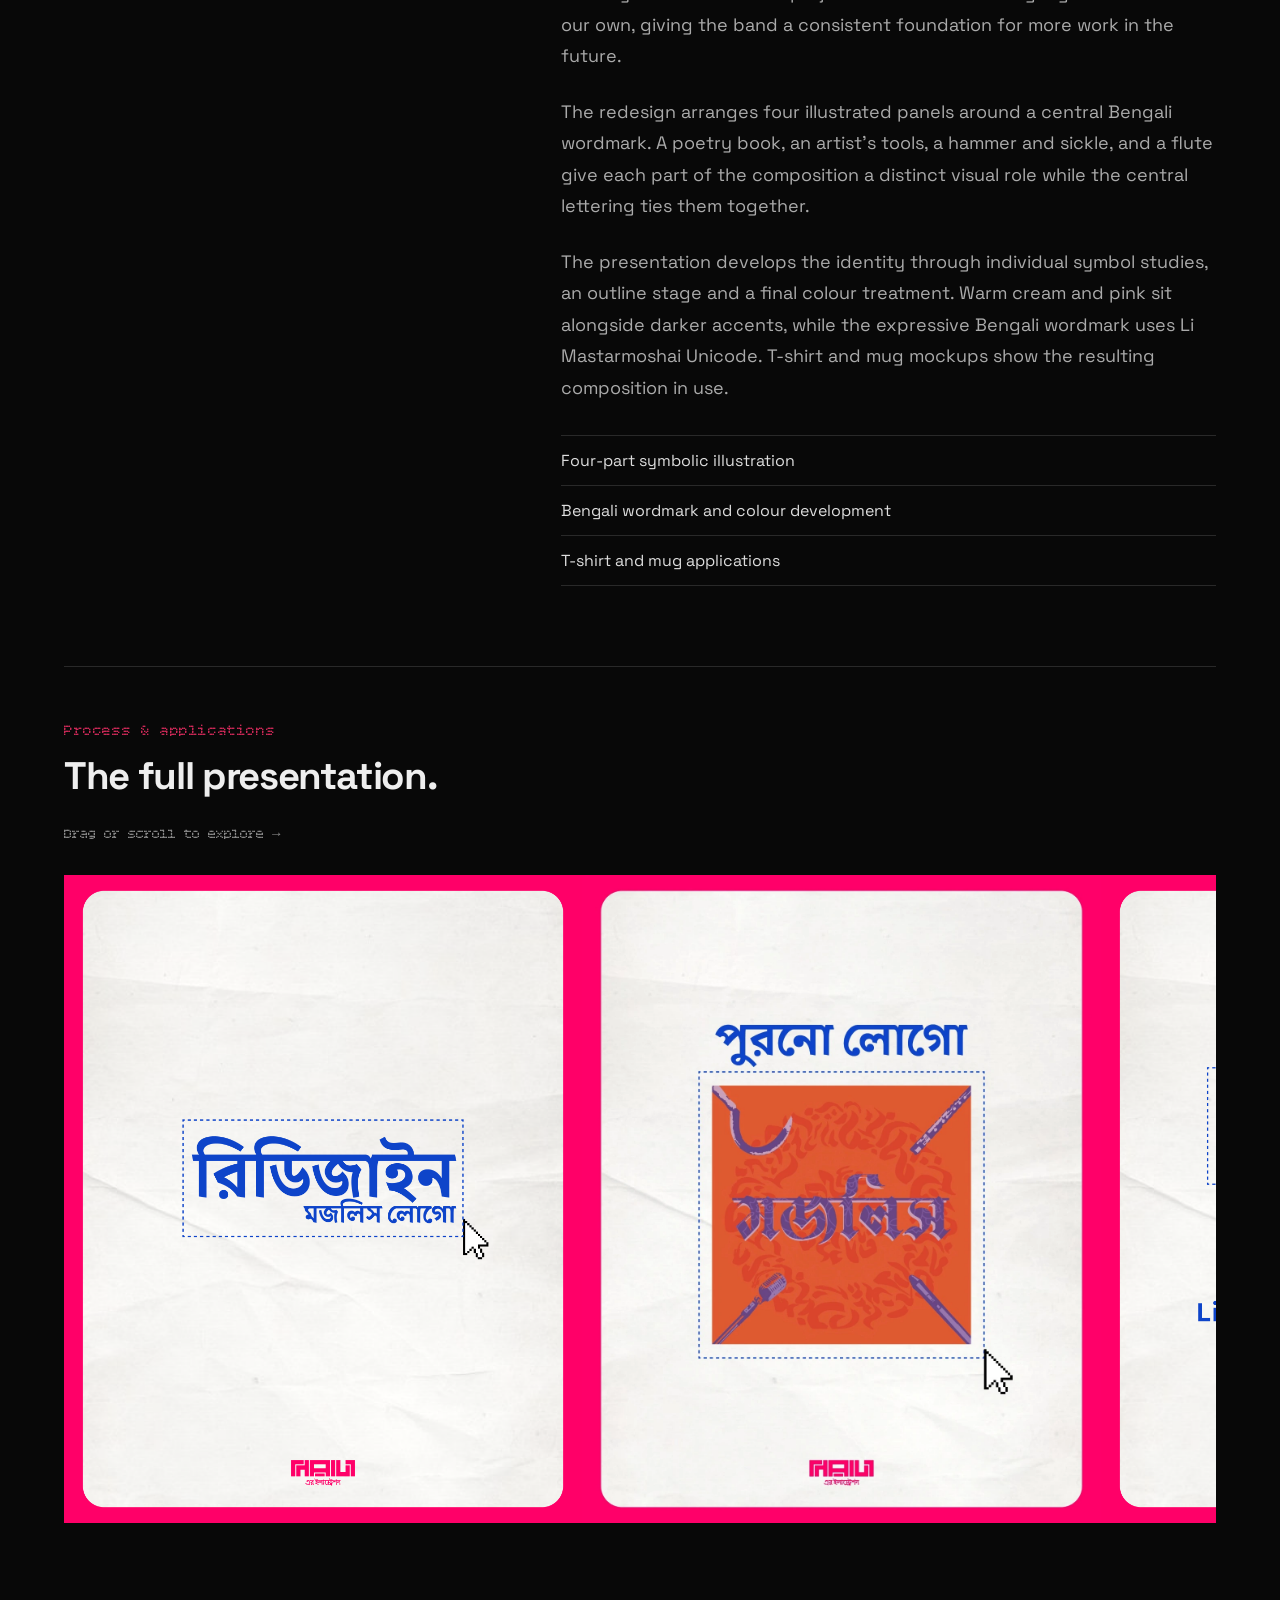
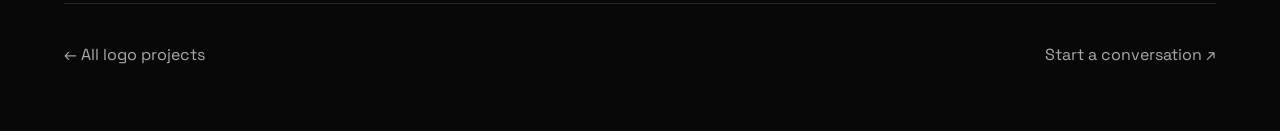
<file: logo-mojlish.html>
<!DOCTYPE html><html lang="en"><head><script>document.documentElement.classList.add("intro-ready");</script><meta charset="UTF-8"><meta name="viewport" content="width=device-width,initial-scale=1"><meta name="theme-color" content="#000000"><title>Mojlish — Niaz</title><link rel="preconnect" href="https://fonts.googleapis.com"><link rel="preconnect" href="https://fonts.gstatic.com" crossorigin><link href="https://fonts.googleapis.com/css2?family=Space+Grotesk:wght@400;500;600;700&family=Bitcount+Single:wght@400;500&display=swap" rel="stylesheet"><link rel="stylesheet" href="offerings.css"><link rel="stylesheet" href="logo-projects.css"><link rel="stylesheet" href="site-cursor.css"><script src="site-cursor.js" defer></script><script src="logo-presentation.js" defer></script><script src="logo-intro.js" defer></script><noscript><style>.case-intro .case-lead{opacity:1!important;translate:none!important}</style></noscript><link rel="stylesheet" href="site-polish.css"><link rel="stylesheet" href="back-to-top.css"><script src="back-to-top.js" defer></script></head><body class="logo-case"><header><a class="back" href="logo-design.html" aria-label="Back to Logo Design">↖</a><span class="case-header-label">Logo Design / 04</span><a class="gallery-brand" href="portfolio_websiteV_4.html" aria-label="Niaz home"><svg class="gallery-logo" viewBox="0 0 1831 466" fill-rule="evenodd" xmlns="http://www.w3.org/2000/svg" aria-hidden="true" focusable="false">
                    <path d="M692 383H959V466H692Z M1562 0H1831V466H1712V119H1562Z M1293 0H1411V347H1561V151H1679V466H1293Z M1142 0H1260V466H1142Z M542 0H1110V466H992V350H660V466H542Z M660 119H992V233H660Z M509 0H391V150H150V466H268V268H391V466H509Z M359 0H0V466H118V119H359Z" />
                </svg></a></header><main class="case-container"><section class="case-intro"><p class="case-eyebrow">Band identity · Illustrated redesign</p><h1>Mojlish</h1><p class="case-lead">An identity for our band, built on friendship and made to grow with whatever we create next.</p></section><figure class="original-logo"><a href="artworks/logos/mojlish/main-logo--jpg.webp" target="_blank" rel="noopener" aria-label="Open full-size original logo"><img src="artworks/logos/mojlish/main-logo--jpg.webp" alt="Mojlish original logo"></a><figcaption>Monochrome preview <a href="artworks/logos/mojlish/main%20logo--jfif.webp" download>Download original ↓</a></figcaption></figure><section class="project-story"><div><p class="case-eyebrow">About the project</p><h2>Our band.<br>Our shared identity.</h2></div><div><p>Mojlish is the band formed by my friends and me: Dip, Akib, Mahir, Niaz, Wasif and Arnob. It is a shared creative space for our group, with friendship at its heart.</p><p>I made our first logo years ago, but over time I felt it lacked a distinct identity. I returned to the project to build a visual language we could call our own, giving the band a consistent foundation for more work in the future.</p><p>The redesign arranges four illustrated panels around a central Bengali wordmark. A poetry book, an artist’s tools, a hammer and sickle, and a flute give each part of the composition a distinct visual role while the central lettering ties them together.</p><p>The presentation develops the identity through individual symbol studies, an outline stage and a final colour treatment. Warm cream and pink sit alongside darker accents, while the expressive Bengali wordmark uses Li Mastarmoshai Unicode. T-shirt and mug mockups show the resulting composition in use.</p><ul class="project-points"><li>Four-part symbolic illustration</li><li>Bengali wordmark and colour development</li><li>T-shirt and mug applications</li></ul></div></section><section class="process-section"><p class="case-eyebrow">Process & applications</p><h2>The full presentation.</h2><div class="process-grid"><figure class="process-slide"><a href="artworks/logos/mojlish/1--png.webp" target="_blank" rel="noopener" aria-label="Open Mojlish presentation image 1 at full size"><img src="artworks/logos/mojlish/1--png.webp" alt="Mojlish — design presentation 1" loading="lazy"></a><figcaption>01 / Design presentation</figcaption></figure><figure class="process-slide"><a href="artworks/logos/mojlish/2--jpeg.webp" target="_blank" rel="noopener" aria-label="Open Mojlish presentation image 2 at full size"><img src="artworks/logos/mojlish/2--jpeg.webp" alt="Mojlish — design presentation 2" loading="lazy"></a><figcaption>02 / Design presentation</figcaption></figure><figure class="process-slide"><a href="artworks/logos/mojlish/3--png.webp" target="_blank" rel="noopener" aria-label="Open Mojlish presentation image 3 at full size"><img src="artworks/logos/mojlish/3--png.webp" alt="Mojlish — design presentation 3" loading="lazy"></a><figcaption>03 / Design presentation</figcaption></figure><figure class="process-slide"><a href="artworks/logos/mojlish/4--png.webp" target="_blank" rel="noopener" aria-label="Open Mojlish presentation image 4 at full size"><img src="artworks/logos/mojlish/4--png.webp" alt="Mojlish — design presentation 4" loading="lazy"></a><figcaption>04 / Design presentation</figcaption></figure><figure class="process-slide"><a href="artworks/logos/mojlish/5--png.webp" target="_blank" rel="noopener" aria-label="Open Mojlish presentation image 5 at full size"><img src="artworks/logos/mojlish/5--png.webp" alt="Mojlish — design presentation 5" loading="lazy"></a><figcaption>05 / Design presentation</figcaption></figure><figure class="process-slide"><a href="artworks/logos/mojlish/6--png.webp" target="_blank" rel="noopener" aria-label="Open Mojlish presentation image 6 at full size"><img src="artworks/logos/mojlish/6--png.webp" alt="Mojlish — design presentation 6" loading="lazy"></a><figcaption>06 / Design presentation</figcaption></figure><figure class="process-slide"><a href="artworks/logos/mojlish/7--png.webp" target="_blank" rel="noopener" aria-label="Open Mojlish presentation image 7 at full size"><img src="artworks/logos/mojlish/7--png.webp" alt="Mojlish — design presentation 7" loading="lazy"></a><figcaption>07 / Design presentation</figcaption></figure><figure class="process-slide"><a href="artworks/logos/mojlish/8--png.webp" target="_blank" rel="noopener" aria-label="Open Mojlish presentation image 8 at full size"><img src="artworks/logos/mojlish/8--png.webp" alt="Mojlish — design presentation 8" loading="lazy"></a><figcaption>08 / Design presentation</figcaption></figure><figure class="process-slide"><a href="artworks/logos/mojlish/9--png.webp" target="_blank" rel="noopener" aria-label="Open Mojlish presentation image 9 at full size"><img src="artworks/logos/mojlish/9--png.webp" alt="Mojlish — design presentation 9" loading="lazy"></a><figcaption>09 / Design presentation</figcaption></figure><figure class="process-slide"><a href="artworks/logos/mojlish/10--png.webp" target="_blank" rel="noopener" aria-label="Open Mojlish presentation image 10 at full size"><img src="artworks/logos/mojlish/10--png.webp" alt="Mojlish — design presentation 10" loading="lazy"></a><figcaption>10 / Design presentation</figcaption></figure><figure class="process-slide"><a href="artworks/logos/mojlish/11--png.webp" target="_blank" rel="noopener" aria-label="Open Mojlish presentation image 11 at full size"><img src="artworks/logos/mojlish/11--png.webp" alt="Mojlish — design presentation 11" loading="lazy"></a><figcaption>11 / Design presentation</figcaption></figure><figure class="process-slide"><a href="artworks/logos/mojlish/12--png.webp" target="_blank" rel="noopener" aria-label="Open Mojlish presentation image 12 at full size"><img src="artworks/logos/mojlish/12--png.webp" alt="Mojlish — design presentation 12" loading="lazy"></a><figcaption>12 / Design presentation</figcaption></figure><figure class="process-slide"><a href="artworks/logos/mojlish/13--png.webp" target="_blank" rel="noopener" aria-label="Open Mojlish presentation image 13 at full size"><img src="artworks/logos/mojlish/13--png.webp" alt="Mojlish — design presentation 13" loading="lazy"></a><figcaption>13 / Design presentation</figcaption></figure><figure class="process-slide"><a href="artworks/logos/mojlish/14--png.webp" target="_blank" rel="noopener" aria-label="Open Mojlish presentation image 14 at full size"><img src="artworks/logos/mojlish/14--png.webp" alt="Mojlish — design presentation 14" loading="lazy"></a><figcaption>14 / Design presentation</figcaption></figure></div></section><nav class="case-bottom"><a href="logo-design.html">← All logo projects</a><a href="portfolio_websiteV_4.html#contact">Start a conversation ↗</a></nav></main></body></html>
</file>
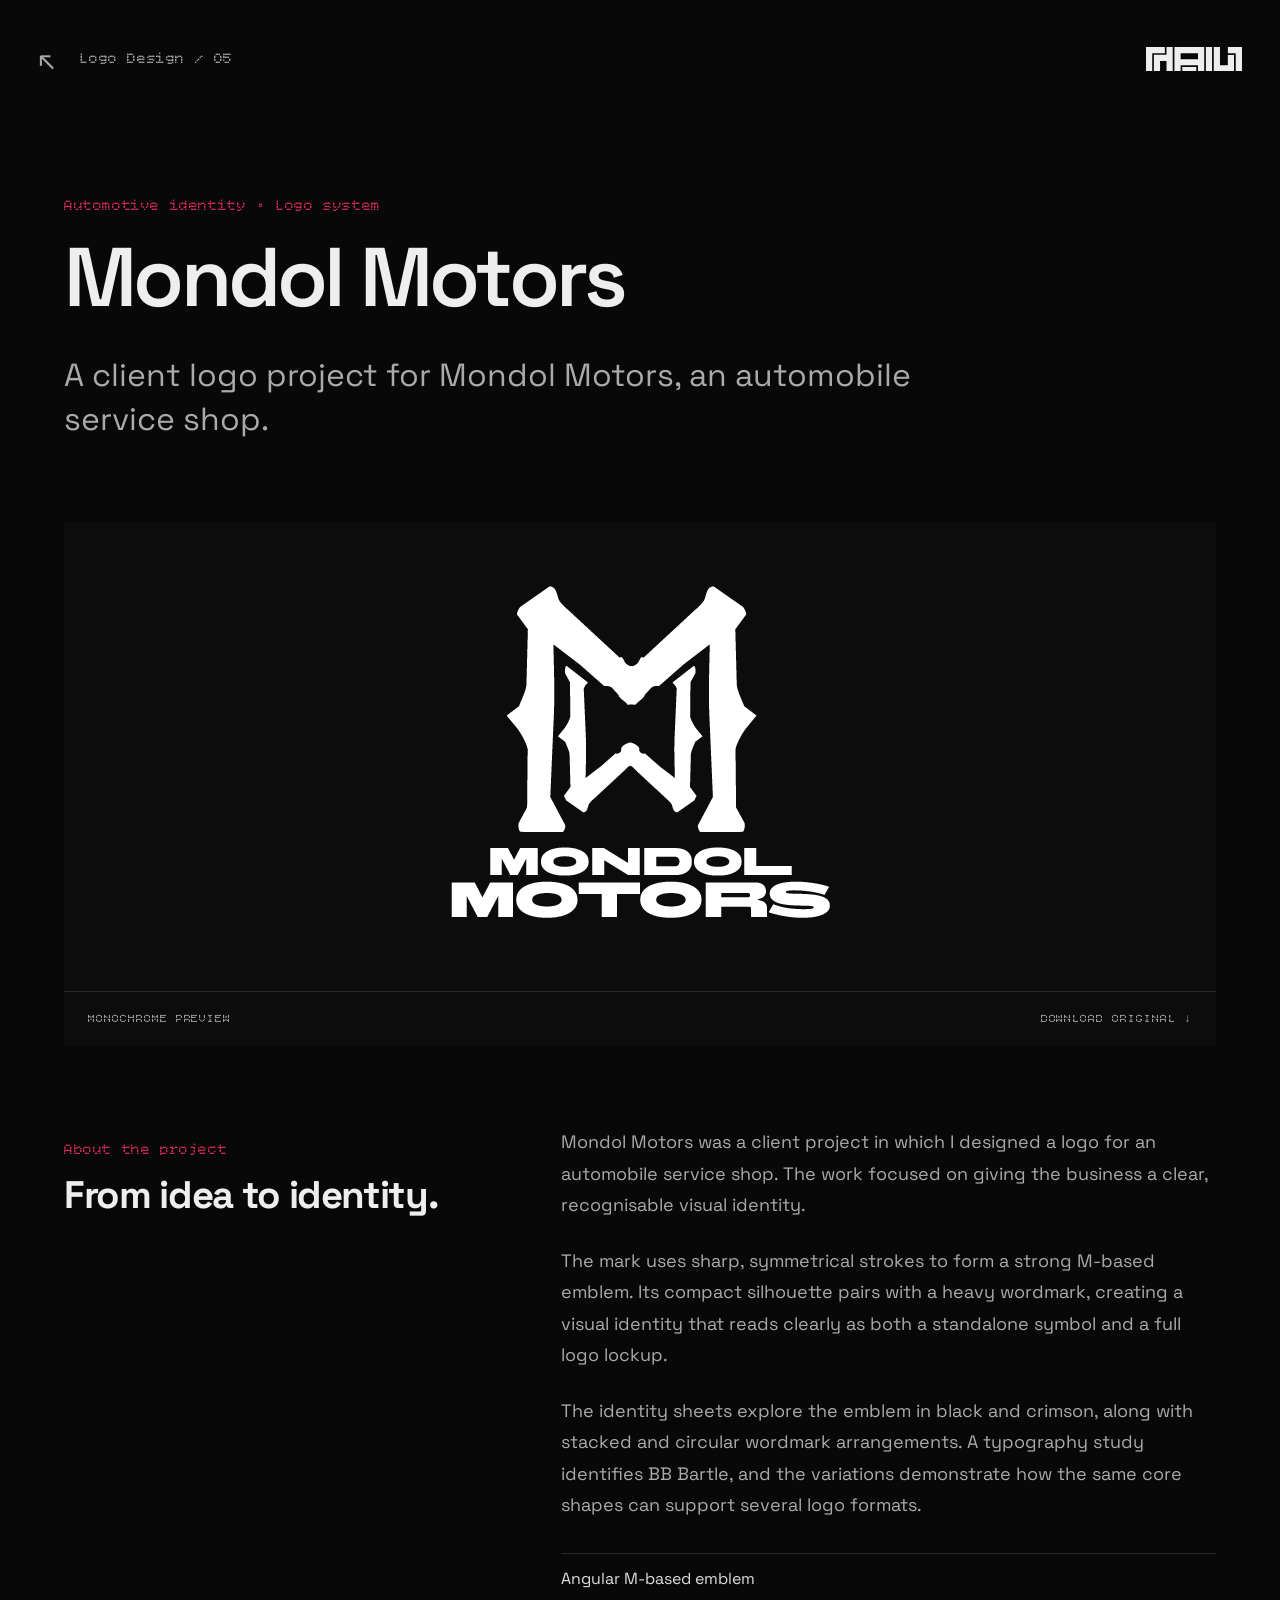
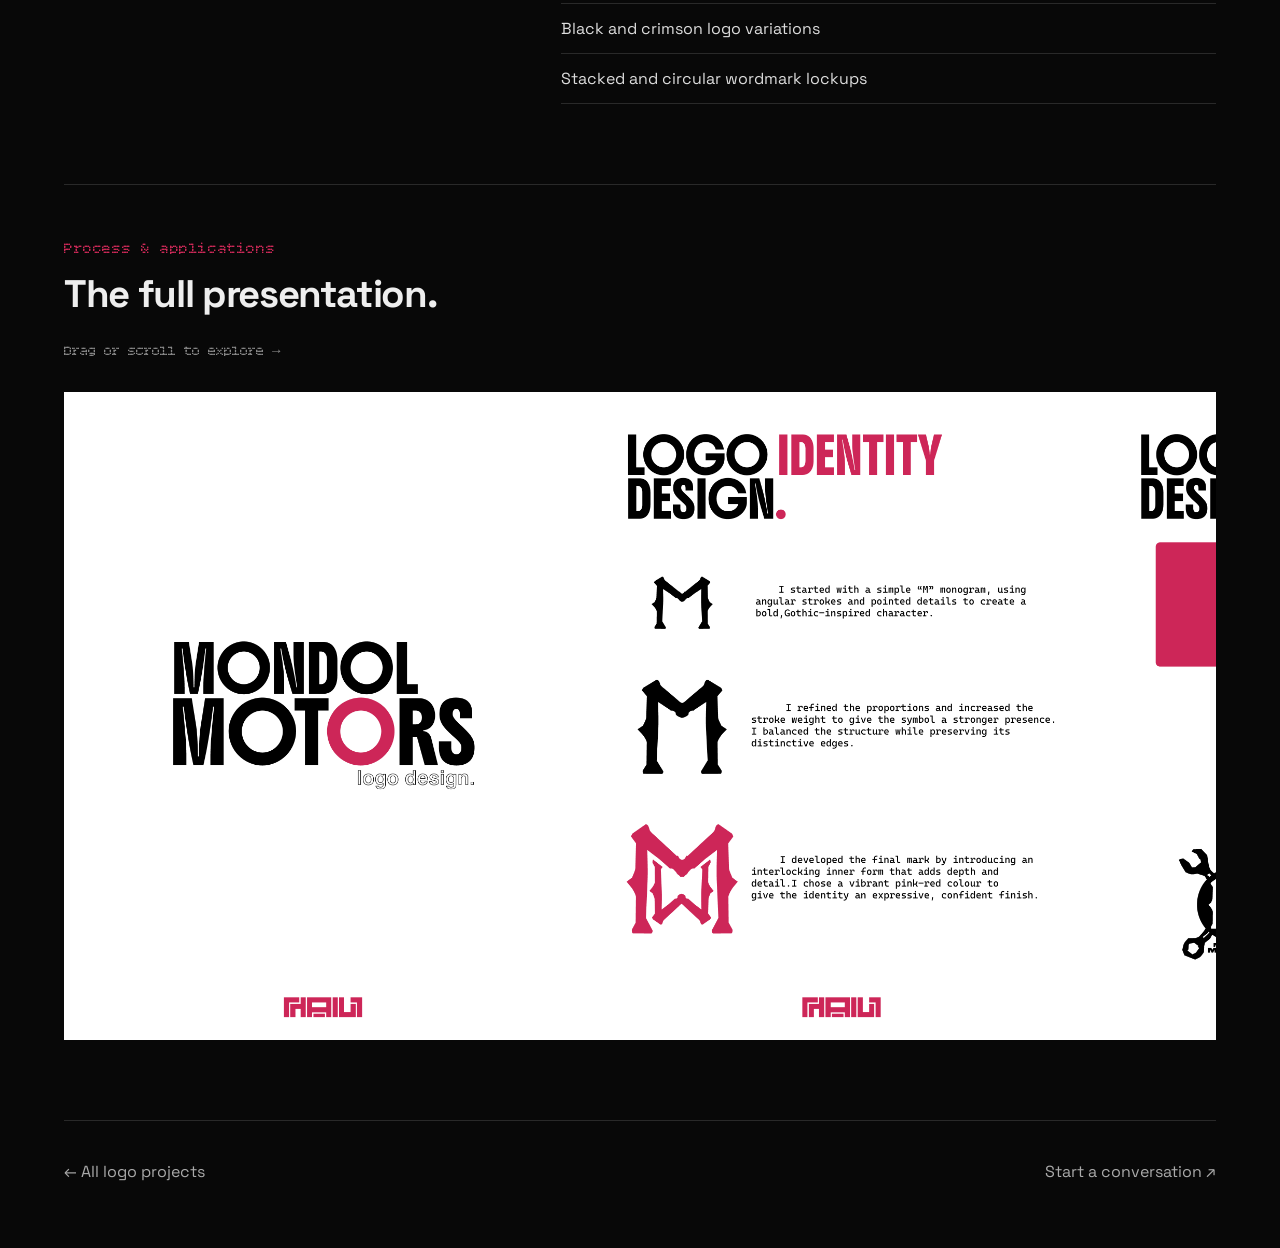
<file: logo-mondol-motors.html>
<!DOCTYPE html><html lang="en"><head><script>document.documentElement.classList.add("intro-ready");</script><meta charset="UTF-8"><meta name="viewport" content="width=device-width,initial-scale=1"><meta name="theme-color" content="#000000"><title>Mondol Motors — Niaz</title><link rel="preconnect" href="https://fonts.googleapis.com"><link rel="preconnect" href="https://fonts.gstatic.com" crossorigin><link href="https://fonts.googleapis.com/css2?family=Space+Grotesk:wght@400;500;600;700&family=Bitcount+Single:wght@400;500&display=swap" rel="stylesheet"><link rel="stylesheet" href="offerings.css"><link rel="stylesheet" href="logo-projects.css"><link rel="stylesheet" href="site-cursor.css"><script src="site-cursor.js" defer></script><script src="logo-presentation.js" defer></script><script src="logo-intro.js" defer></script><noscript><style>.case-intro .case-lead{opacity:1!important;translate:none!important}</style></noscript><link rel="stylesheet" href="site-polish.css"><link rel="stylesheet" href="back-to-top.css"><script src="back-to-top.js" defer></script></head><body class="logo-case"><header><a class="back" href="logo-design.html" aria-label="Back to Logo Design">↖</a><span class="case-header-label">Logo Design / 05</span><a class="gallery-brand" href="portfolio_websiteV_4.html" aria-label="Niaz home"><svg class="gallery-logo" viewBox="0 0 1831 466" fill-rule="evenodd" xmlns="http://www.w3.org/2000/svg" aria-hidden="true" focusable="false">
                    <path d="M692 383H959V466H692Z M1562 0H1831V466H1712V119H1562Z M1293 0H1411V347H1561V151H1679V466H1293Z M1142 0H1260V466H1142Z M542 0H1110V466H992V350H660V466H542Z M660 119H992V233H660Z M509 0H391V150H150V466H268V268H391V466H509Z M359 0H0V466H118V119H359Z" />
                </svg></a></header><main class="case-container"><section class="case-intro"><p class="case-eyebrow">Automotive identity · Logo system</p><h1>Mondol Motors</h1><p class="case-lead">A client logo project for Mondol Motors, an automobile service shop.</p></section><figure class="original-logo"><a href="artworks/logos/mondol-motors/Main%20logo--png.webp" target="_blank" rel="noopener" aria-label="Open full-size original logo"><img src="artworks/logos/mondol-motors/Main%20logo--png.webp" alt="Mondol Motors original logo"></a><figcaption>Monochrome preview <a href="artworks/logos/mondol-motors/Main%20logo--png.webp" download>Download original ↓</a></figcaption></figure><section class="project-story"><div><p class="case-eyebrow">About the project</p><h2>From idea to identity.</h2></div><div><p>Mondol Motors was a client project in which I designed a logo for an automobile service shop. The work focused on giving the business a clear, recognisable visual identity.</p><p>The mark uses sharp, symmetrical strokes to form a strong M-based emblem. Its compact silhouette pairs with a heavy wordmark, creating a visual identity that reads clearly as both a standalone symbol and a full logo lockup.</p><p>The identity sheets explore the emblem in black and crimson, along with stacked and circular wordmark arrangements. A typography study identifies BB Bartle, and the variations demonstrate how the same core shapes can support several logo formats.</p><ul class="project-points"><li>Angular M-based emblem</li><li>Black and crimson logo variations</li><li>Stacked and circular wordmark lockups</li></ul></div></section><section class="process-section"><p class="case-eyebrow">Process & applications</p><h2>The full presentation.</h2><div class="process-grid"><figure class="process-slide"><a href="artworks/logos/mondol-motors/1--png.webp" target="_blank" rel="noopener" aria-label="Open Mondol Motors presentation image 1 at full size"><img src="artworks/logos/mondol-motors/1--png.webp" alt="Mondol Motors — design presentation 1" loading="lazy"></a><figcaption>01 / Design presentation</figcaption></figure><figure class="process-slide"><a href="artworks/logos/mondol-motors/2--png.webp" target="_blank" rel="noopener" aria-label="Open Mondol Motors presentation image 2 at full size"><img src="artworks/logos/mondol-motors/2--png.webp" alt="Mondol Motors — design presentation 2" loading="lazy"></a><figcaption>02 / Design presentation</figcaption></figure><figure class="process-slide"><a href="artworks/logos/mondol-motors/3--png.webp" target="_blank" rel="noopener" aria-label="Open Mondol Motors presentation image 3 at full size"><img src="artworks/logos/mondol-motors/3--png.webp" alt="Mondol Motors — design presentation 3" loading="lazy"></a><figcaption>03 / Design presentation</figcaption></figure><figure class="process-slide"><a href="artworks/logos/mondol-motors/4--png.webp" target="_blank" rel="noopener" aria-label="Open Mondol Motors presentation image 4 at full size"><img src="artworks/logos/mondol-motors/4--png.webp" alt="Mondol Motors — design presentation 4" loading="lazy"></a><figcaption>04 / Design presentation</figcaption></figure></div></section><nav class="case-bottom"><a href="logo-design.html">← All logo projects</a><a href="portfolio_websiteV_4.html#contact">Start a conversation ↗</a></nav></main></body></html>
</file>
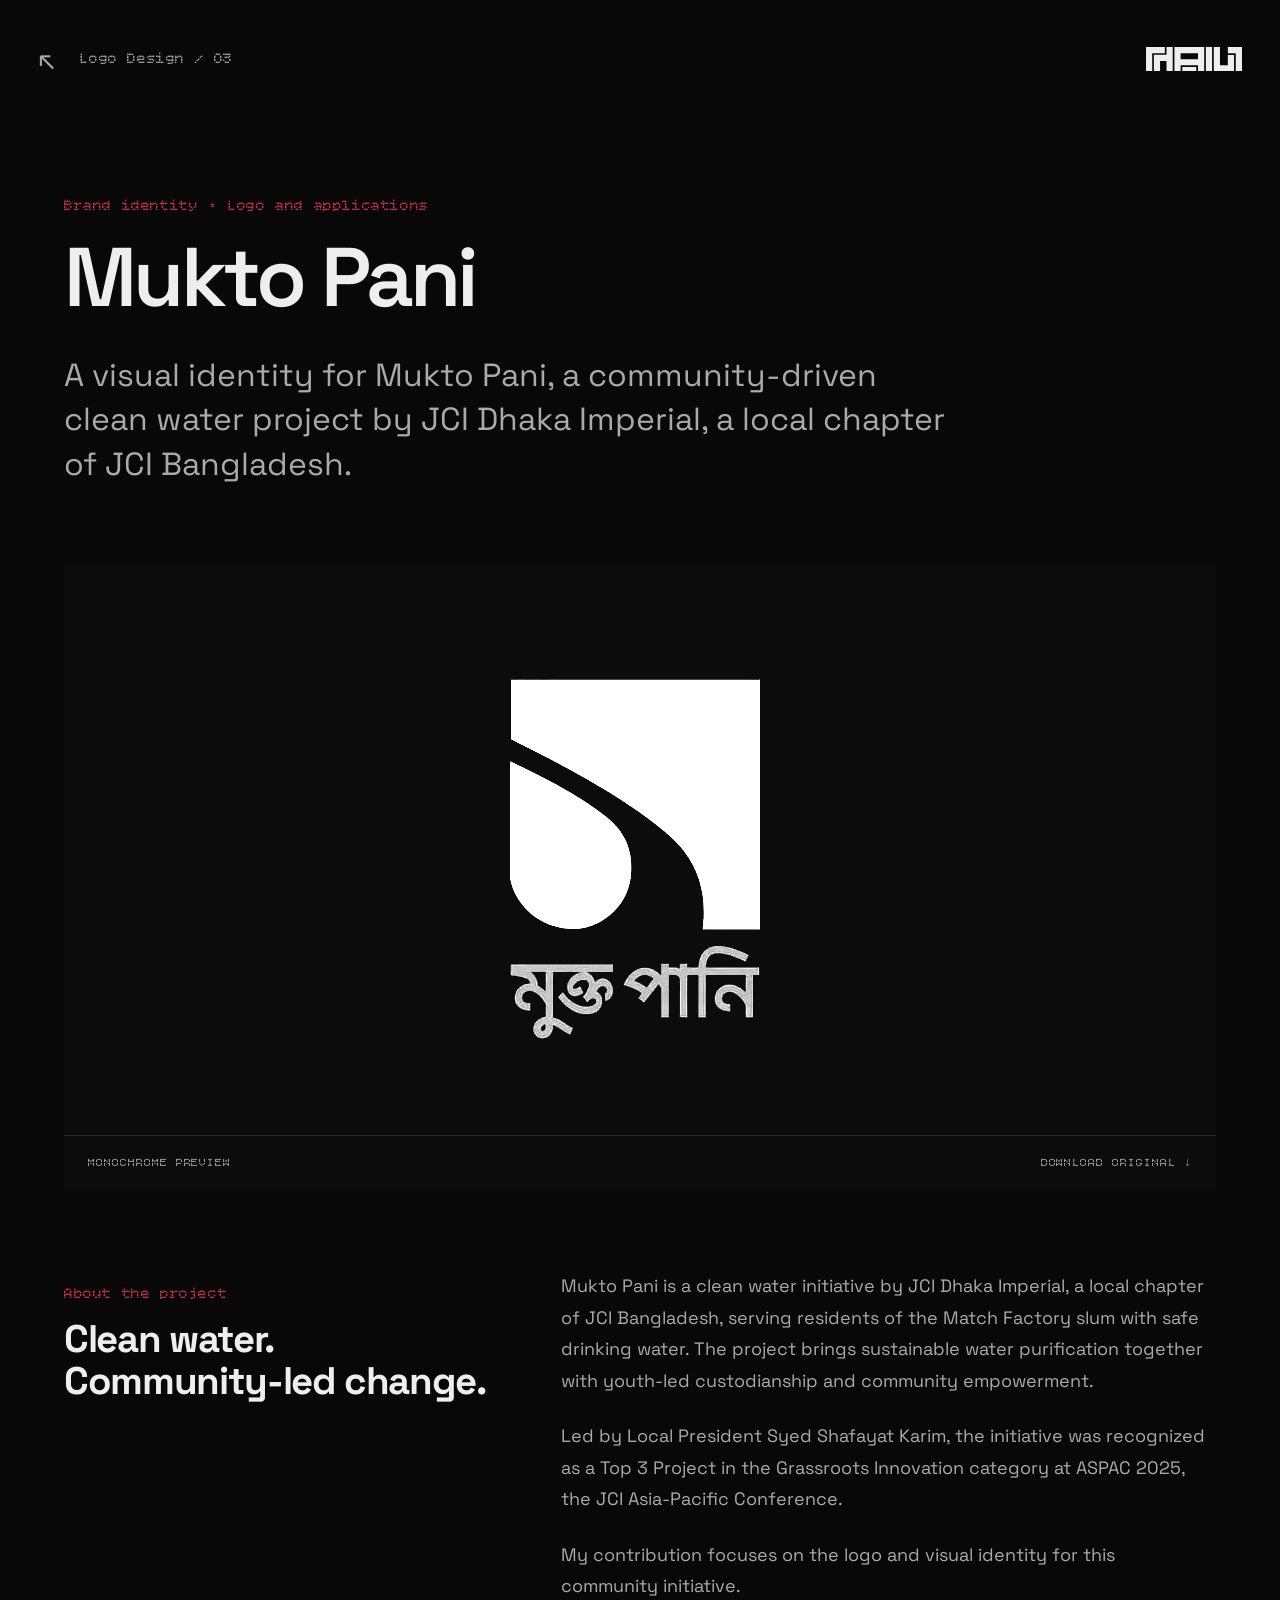
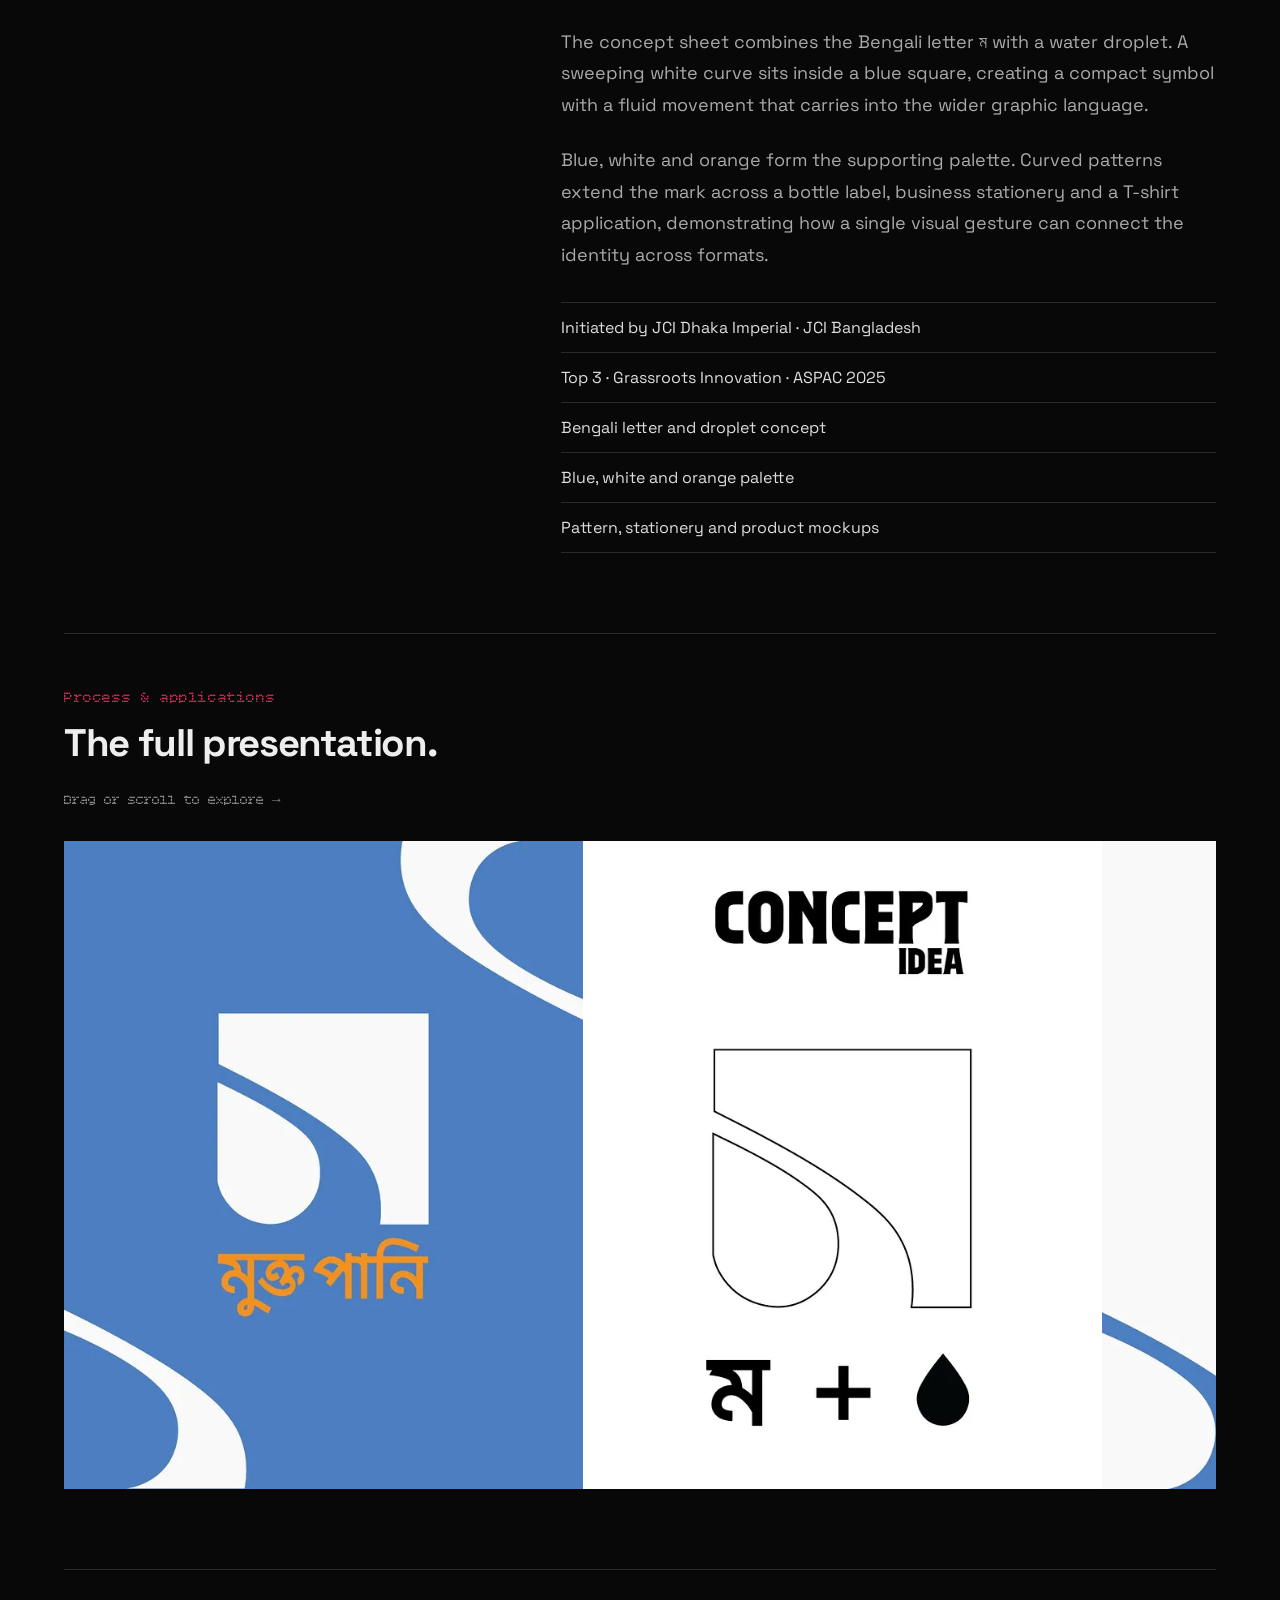
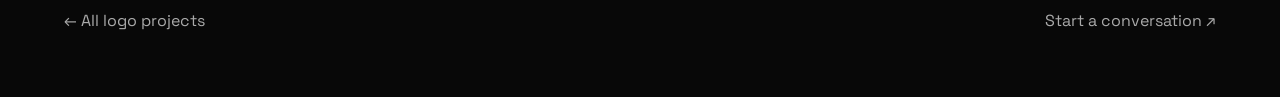
<file: logo-mukto-pani.html>
<!DOCTYPE html><html lang="en"><head><script>document.documentElement.classList.add("intro-ready");</script><meta charset="UTF-8"><meta name="viewport" content="width=device-width,initial-scale=1"><meta name="theme-color" content="#000000"><title>Mukto Pani — Niaz</title><link rel="preconnect" href="https://fonts.googleapis.com"><link rel="preconnect" href="https://fonts.gstatic.com" crossorigin><link href="https://fonts.googleapis.com/css2?family=Space+Grotesk:wght@400;500;600;700&family=Bitcount+Single:wght@400;500&display=swap" rel="stylesheet"><link rel="stylesheet" href="offerings.css"><link rel="stylesheet" href="logo-projects.css"><link rel="stylesheet" href="site-cursor.css"><script src="site-cursor.js" defer></script><script src="logo-presentation.js" defer></script><script src="logo-intro.js" defer></script><noscript><style>.case-intro .case-lead{opacity:1!important;translate:none!important}</style></noscript><link rel="stylesheet" href="site-polish.css"><link rel="stylesheet" href="back-to-top.css"><script src="back-to-top.js" defer></script></head><body class="logo-case"><header><a class="back" href="logo-design.html" aria-label="Back to Logo Design">↖</a><span class="case-header-label">Logo Design / 03</span><a class="gallery-brand" href="portfolio_websiteV_4.html" aria-label="Niaz home"><svg class="gallery-logo" viewBox="0 0 1831 466" fill-rule="evenodd" xmlns="http://www.w3.org/2000/svg" aria-hidden="true" focusable="false">
                    <path d="M692 383H959V466H692Z M1562 0H1831V466H1712V119H1562Z M1293 0H1411V347H1561V151H1679V466H1293Z M1142 0H1260V466H1142Z M542 0H1110V466H992V350H660V466H542Z M660 119H992V233H660Z M509 0H391V150H150V466H268V268H391V466H509Z M359 0H0V466H118V119H359Z" />
                </svg></a></header><main class="case-container"><section class="case-intro"><p class="case-eyebrow">Brand identity · Logo and applications</p><h1>Mukto Pani</h1><p class="case-lead">A visual identity for Mukto Pani, a community-driven clean water project by JCI Dhaka Imperial, a local chapter of JCI Bangladesh.</p></section><figure class="original-logo"><a href="artworks/logos/mukto-pani/main-logo--jpg.webp" target="_blank" rel="noopener" aria-label="Open full-size original logo"><img src="artworks/logos/mukto-pani/main-logo--jpg.webp" alt="Mukto Pani original logo"></a><figcaption>Monochrome preview <a href="artworks/logos/mukto-pani/main%20logo--jfif.webp" download>Download original ↓</a></figcaption></figure><section class="project-story"><div><p class="case-eyebrow">About the project</p><h2>Clean water.<br>Community-led change.</h2></div><div><p>Mukto Pani is a clean water initiative by JCI Dhaka Imperial, a local chapter of JCI Bangladesh, serving residents of the Match Factory slum with safe drinking water. The project brings sustainable water purification together with youth-led custodianship and community empowerment.</p><p>Led by Local President Syed Shafayat Karim, the initiative was recognized as a Top 3 Project in the Grassroots Innovation category at ASPAC 2025, the JCI Asia-Pacific Conference.</p><p>My contribution focuses on the logo and visual identity for this community initiative.</p><p>The concept sheet combines the Bengali letter ম with a water droplet. A sweeping white curve sits inside a blue square, creating a compact symbol with a fluid movement that carries into the wider graphic language.</p><p>Blue, white and orange form the supporting palette. Curved patterns extend the mark across a bottle label, business stationery and a T-shirt application, demonstrating how a single visual gesture can connect the identity across formats.</p><ul class="project-points"><li>Initiated by JCI Dhaka Imperial · JCI Bangladesh</li><li>Top 3 · Grassroots Innovation · ASPAC 2025</li><li>Bengali letter and droplet concept</li><li>Blue, white and orange palette</li><li>Pattern, stationery and product mockups</li></ul></div></section><section class="process-section"><p class="case-eyebrow">Process & applications</p><h2>The full presentation.</h2><div class="process-grid"><figure class="process-slide"><a href="artworks/logos/mukto-pani/483155214_17868656643325629_3297331789674524568_n.webp" target="_blank" rel="noopener" aria-label="Open Mukto Pani presentation image 8 at full size"><img src="artworks/logos/mukto-pani/483155214_17868656643325629_3297331789674524568_n.webp" alt="Mukto Pani — design presentation 8" loading="lazy"></a><figcaption>01 / Design presentation</figcaption></figure><figure class="process-slide"><a href="artworks/logos/mukto-pani/482726304_17868656652325629_826379234197408330_n.webp" target="_blank" rel="noopener" aria-label="Open Mukto Pani presentation image 1 at full size"><img src="artworks/logos/mukto-pani/482726304_17868656652325629_826379234197408330_n.webp" alt="Mukto Pani — design presentation 1" loading="lazy"></a><figcaption>02 / Design presentation</figcaption></figure><figure class="process-slide"><a href="artworks/logos/mukto-pani/482740660_17868656670325629_478684415135127519_n.webp" target="_blank" rel="noopener" aria-label="Open Mukto Pani presentation image 2 at full size"><img src="artworks/logos/mukto-pani/482740660_17868656670325629_478684415135127519_n.webp" alt="Mukto Pani — design presentation 2" loading="lazy"></a><figcaption>03 / Design presentation</figcaption></figure><figure class="process-slide"><a href="artworks/logos/mukto-pani/482746444_17868656688325629_1233110006842545436_n.webp" target="_blank" rel="noopener" aria-label="Open Mukto Pani presentation image 3 at full size"><img src="artworks/logos/mukto-pani/482746444_17868656688325629_1233110006842545436_n.webp" alt="Mukto Pani — design presentation 3" loading="lazy"></a><figcaption>04 / Design presentation</figcaption></figure><figure class="process-slide"><a href="artworks/logos/mukto-pani/482811010_17868656661325629_9072825199124701164_n.webp" target="_blank" rel="noopener" aria-label="Open Mukto Pani presentation image 4 at full size"><img src="artworks/logos/mukto-pani/482811010_17868656661325629_9072825199124701164_n.webp" alt="Mukto Pani — design presentation 4" loading="lazy"></a><figcaption>05 / Design presentation</figcaption></figure><figure class="process-slide"><a href="artworks/logos/mukto-pani/482886660_17868656685325629_5158223454214971542_n.webp" target="_blank" rel="noopener" aria-label="Open Mukto Pani presentation image 5 at full size"><img src="artworks/logos/mukto-pani/482886660_17868656685325629_5158223454214971542_n.webp" alt="Mukto Pani — design presentation 5" loading="lazy"></a><figcaption>06 / Design presentation</figcaption></figure><figure class="process-slide"><a href="artworks/logos/mukto-pani/482952273_17868656706325629_3555874084168587824_n.webp" target="_blank" rel="noopener" aria-label="Open Mukto Pani presentation image 6 at full size"><img src="artworks/logos/mukto-pani/482952273_17868656706325629_3555874084168587824_n.webp" alt="Mukto Pani — design presentation 6" loading="lazy"></a><figcaption>07 / Design presentation</figcaption></figure><figure class="process-slide"><a href="artworks/logos/mukto-pani/483030180_17868656697325629_2134021605301121890_n.webp" target="_blank" rel="noopener" aria-label="Open Mukto Pani presentation image 7 at full size"><img src="artworks/logos/mukto-pani/483030180_17868656697325629_2134021605301121890_n.webp" alt="Mukto Pani — design presentation 7" loading="lazy"></a><figcaption>08 / Design presentation</figcaption></figure></div></section><nav class="case-bottom"><a href="logo-design.html">← All logo projects</a><a href="portfolio_websiteV_4.html#contact">Start a conversation ↗</a></nav></main></body></html>
</file>
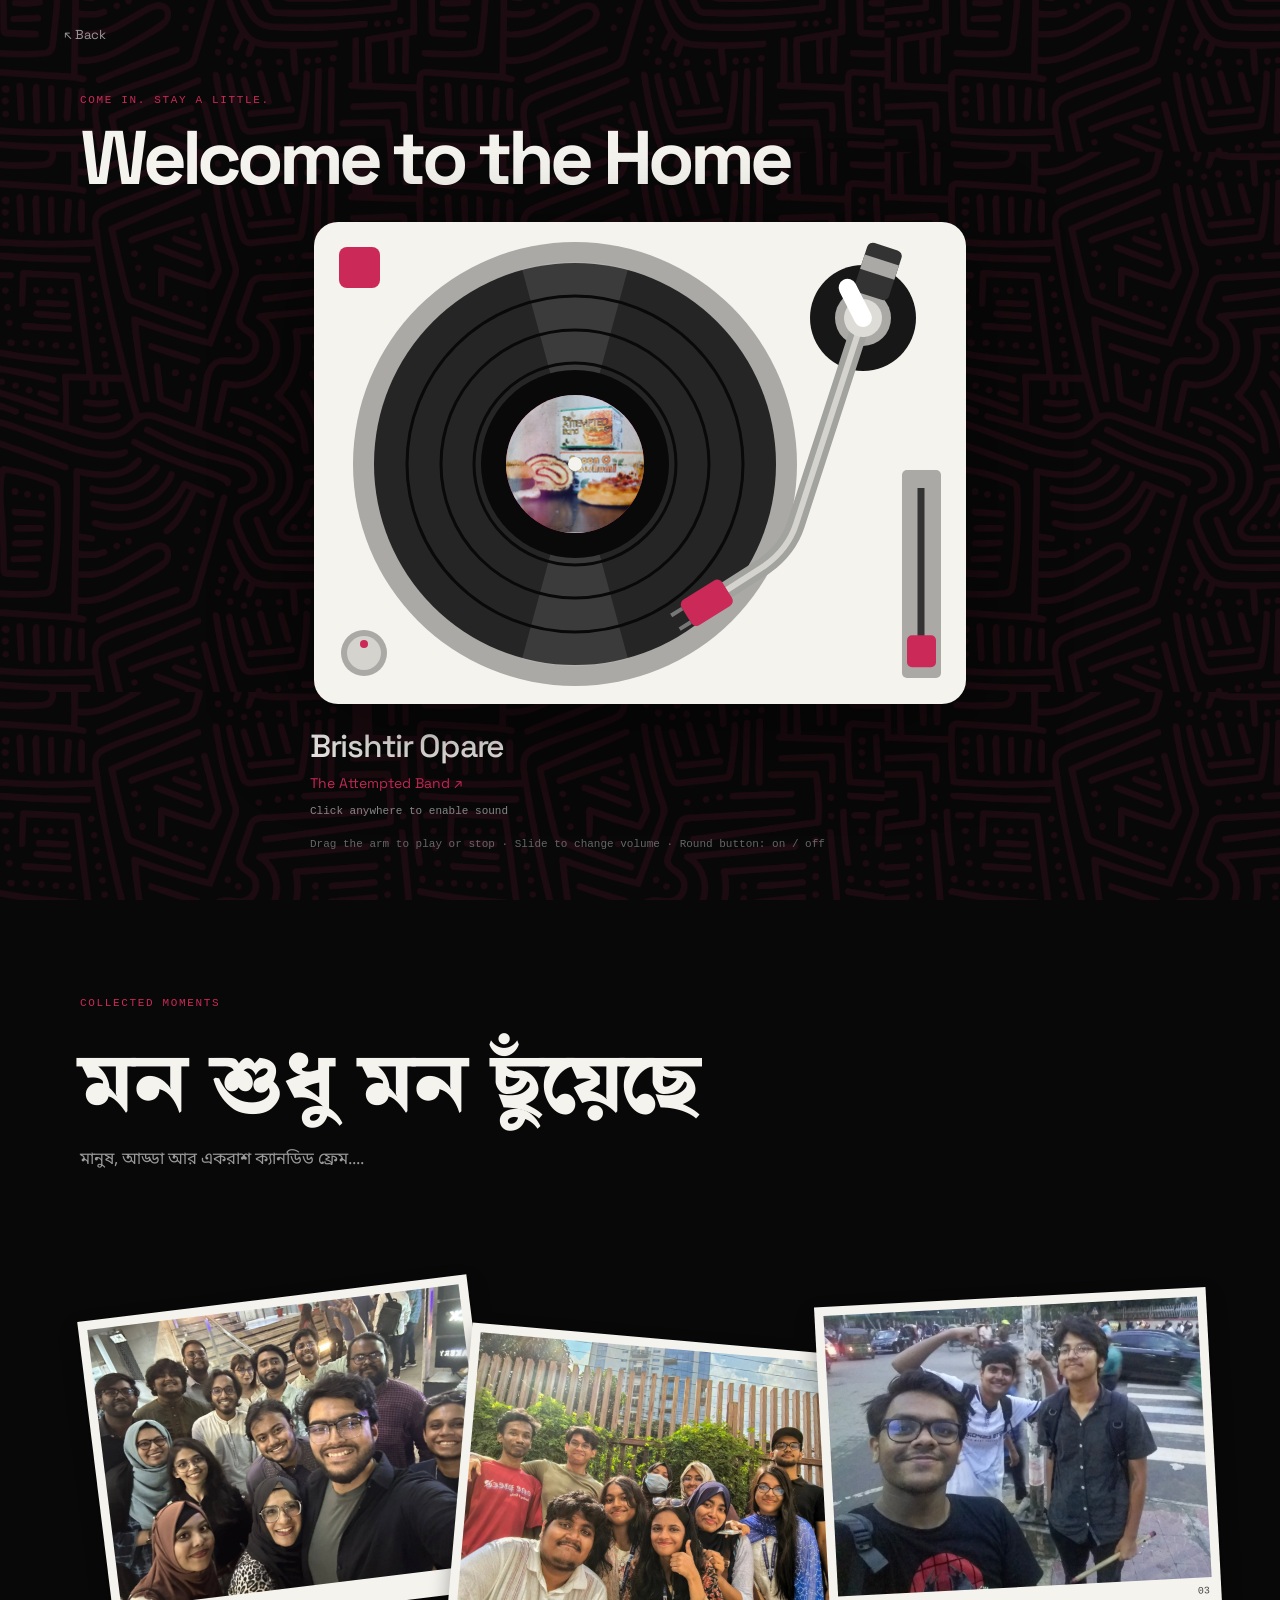
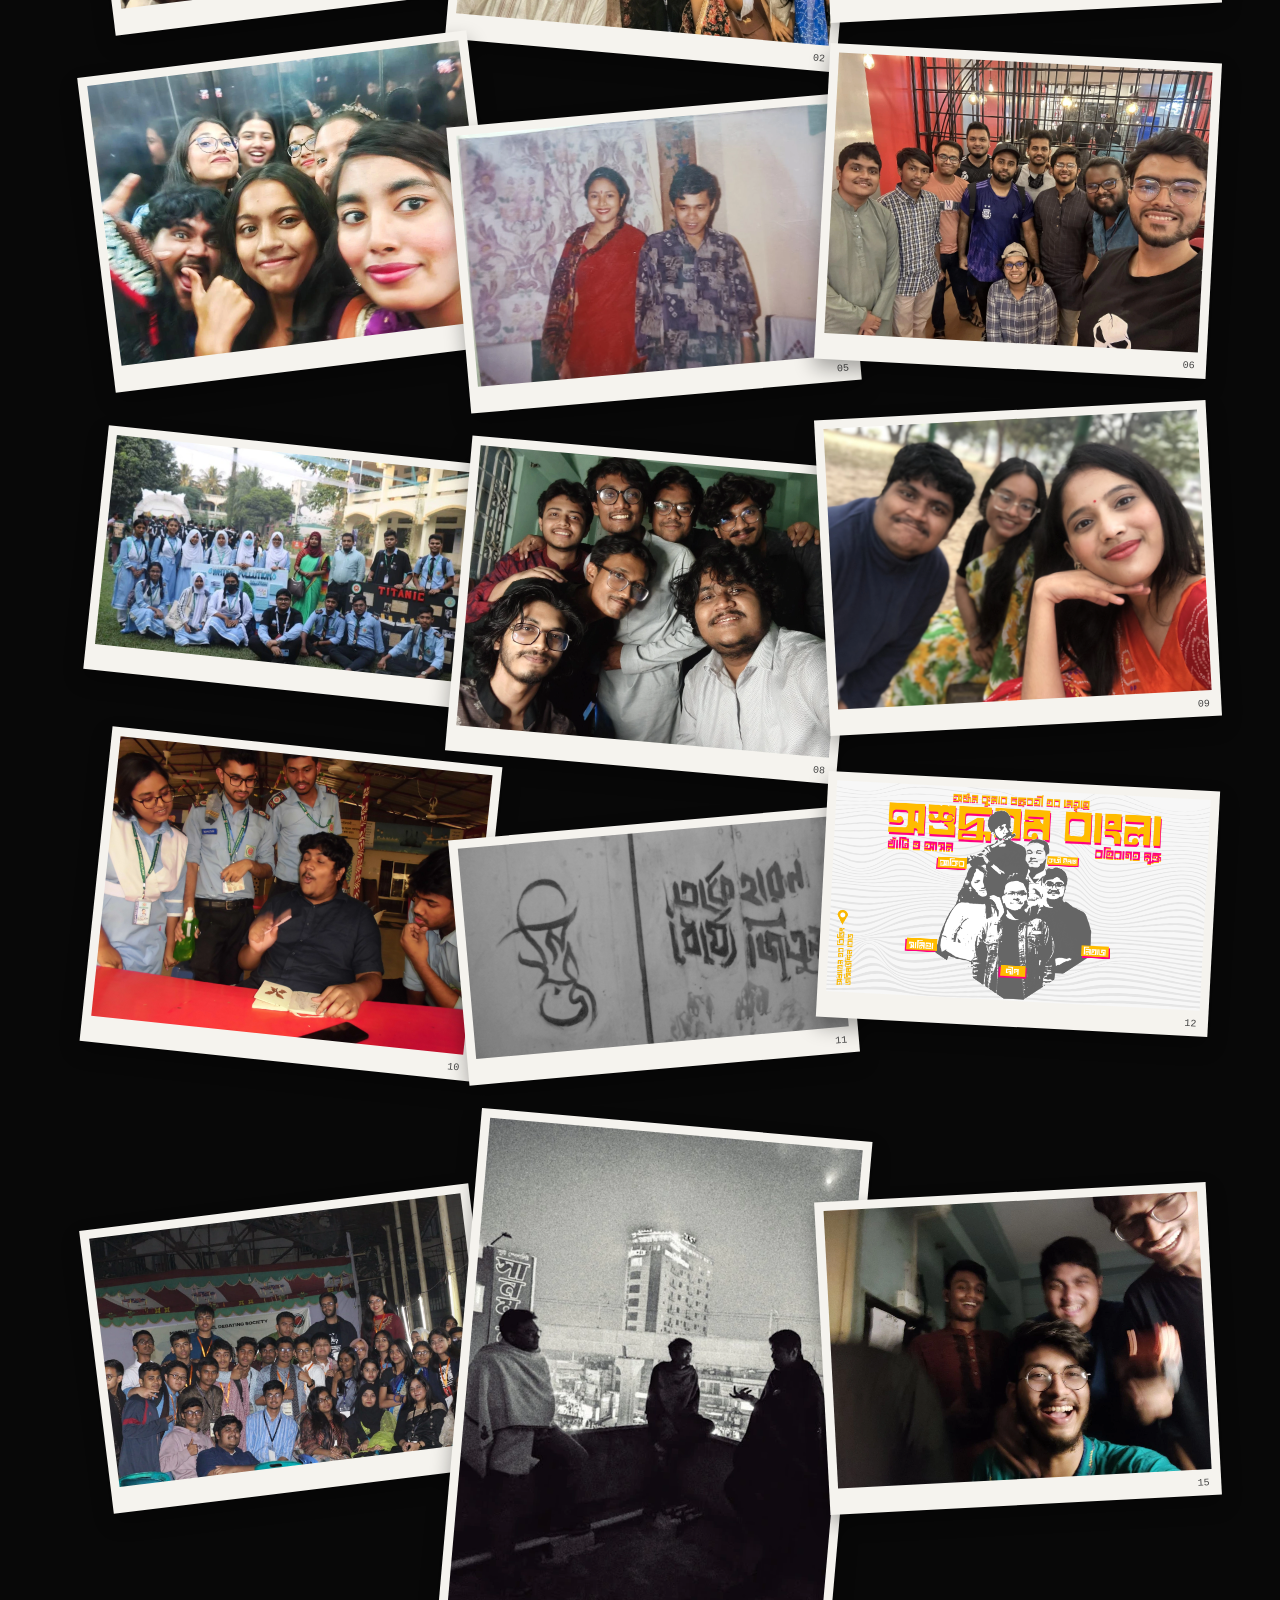
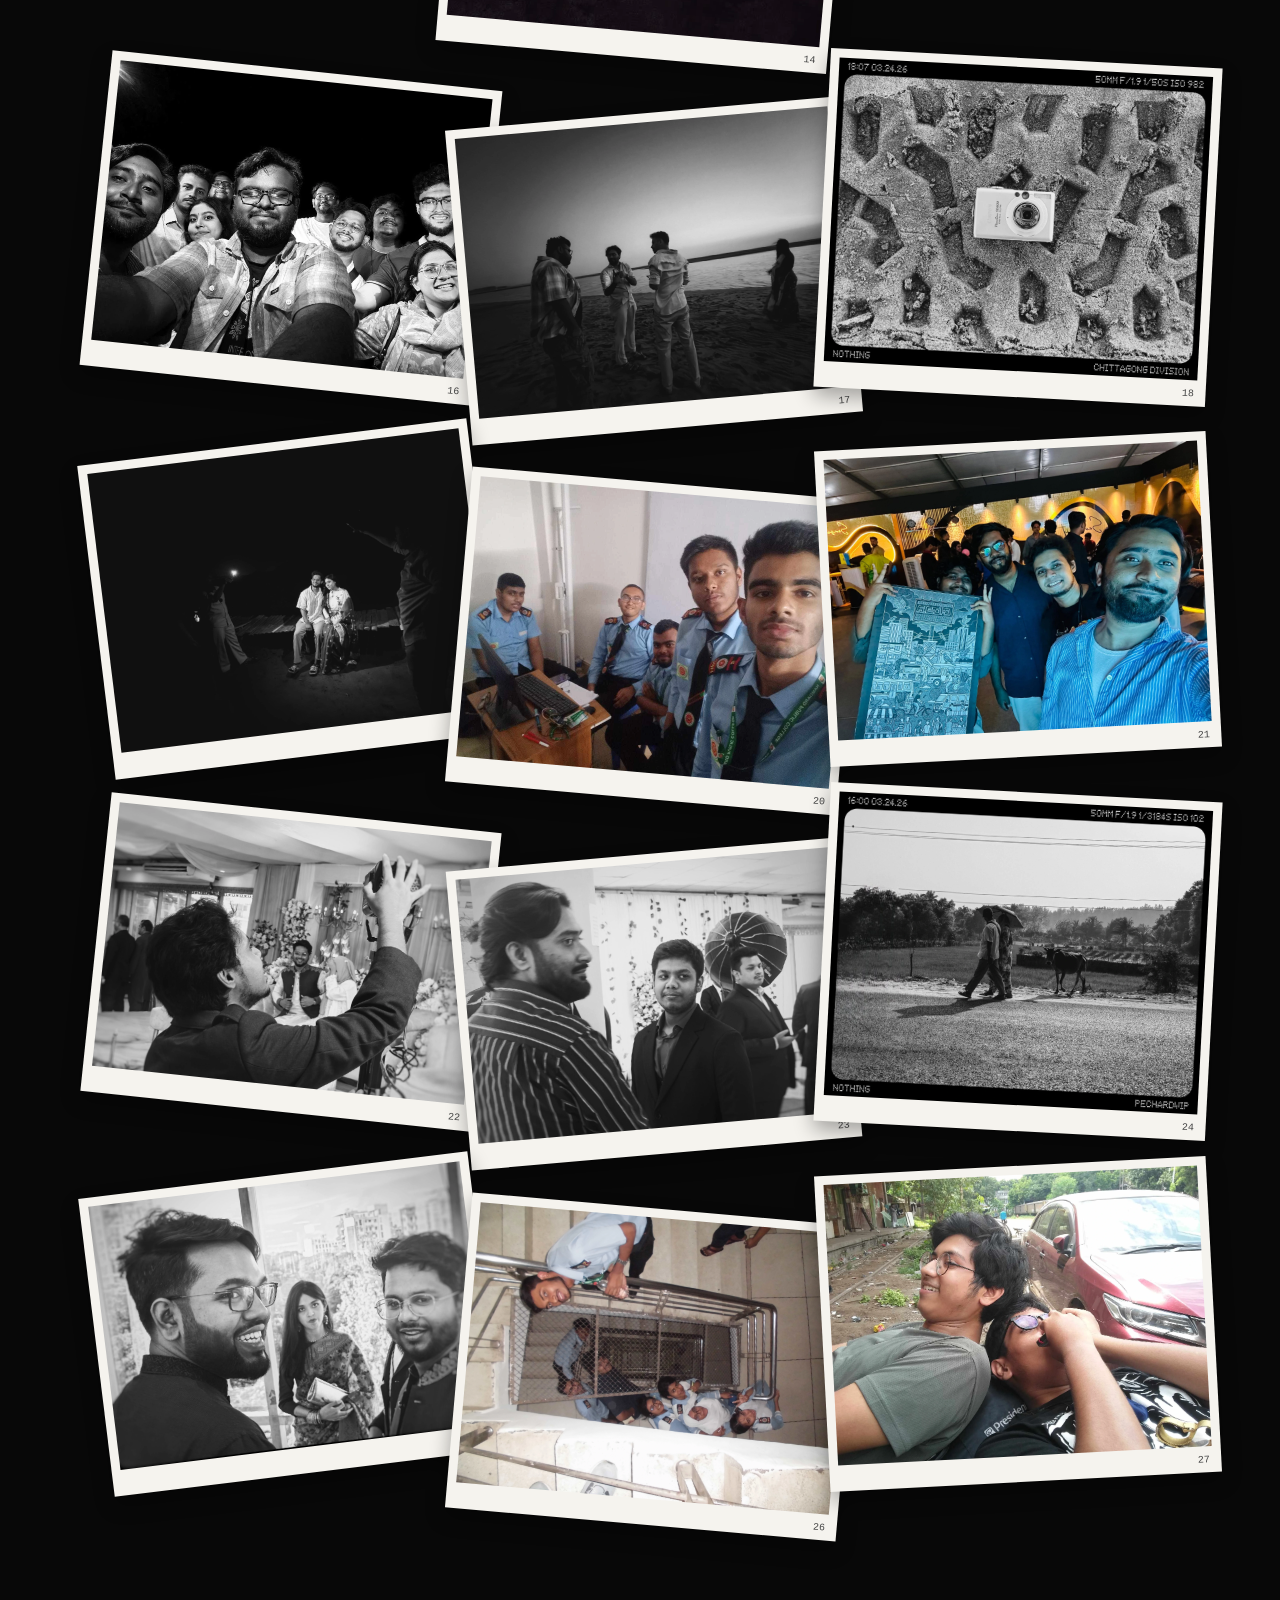
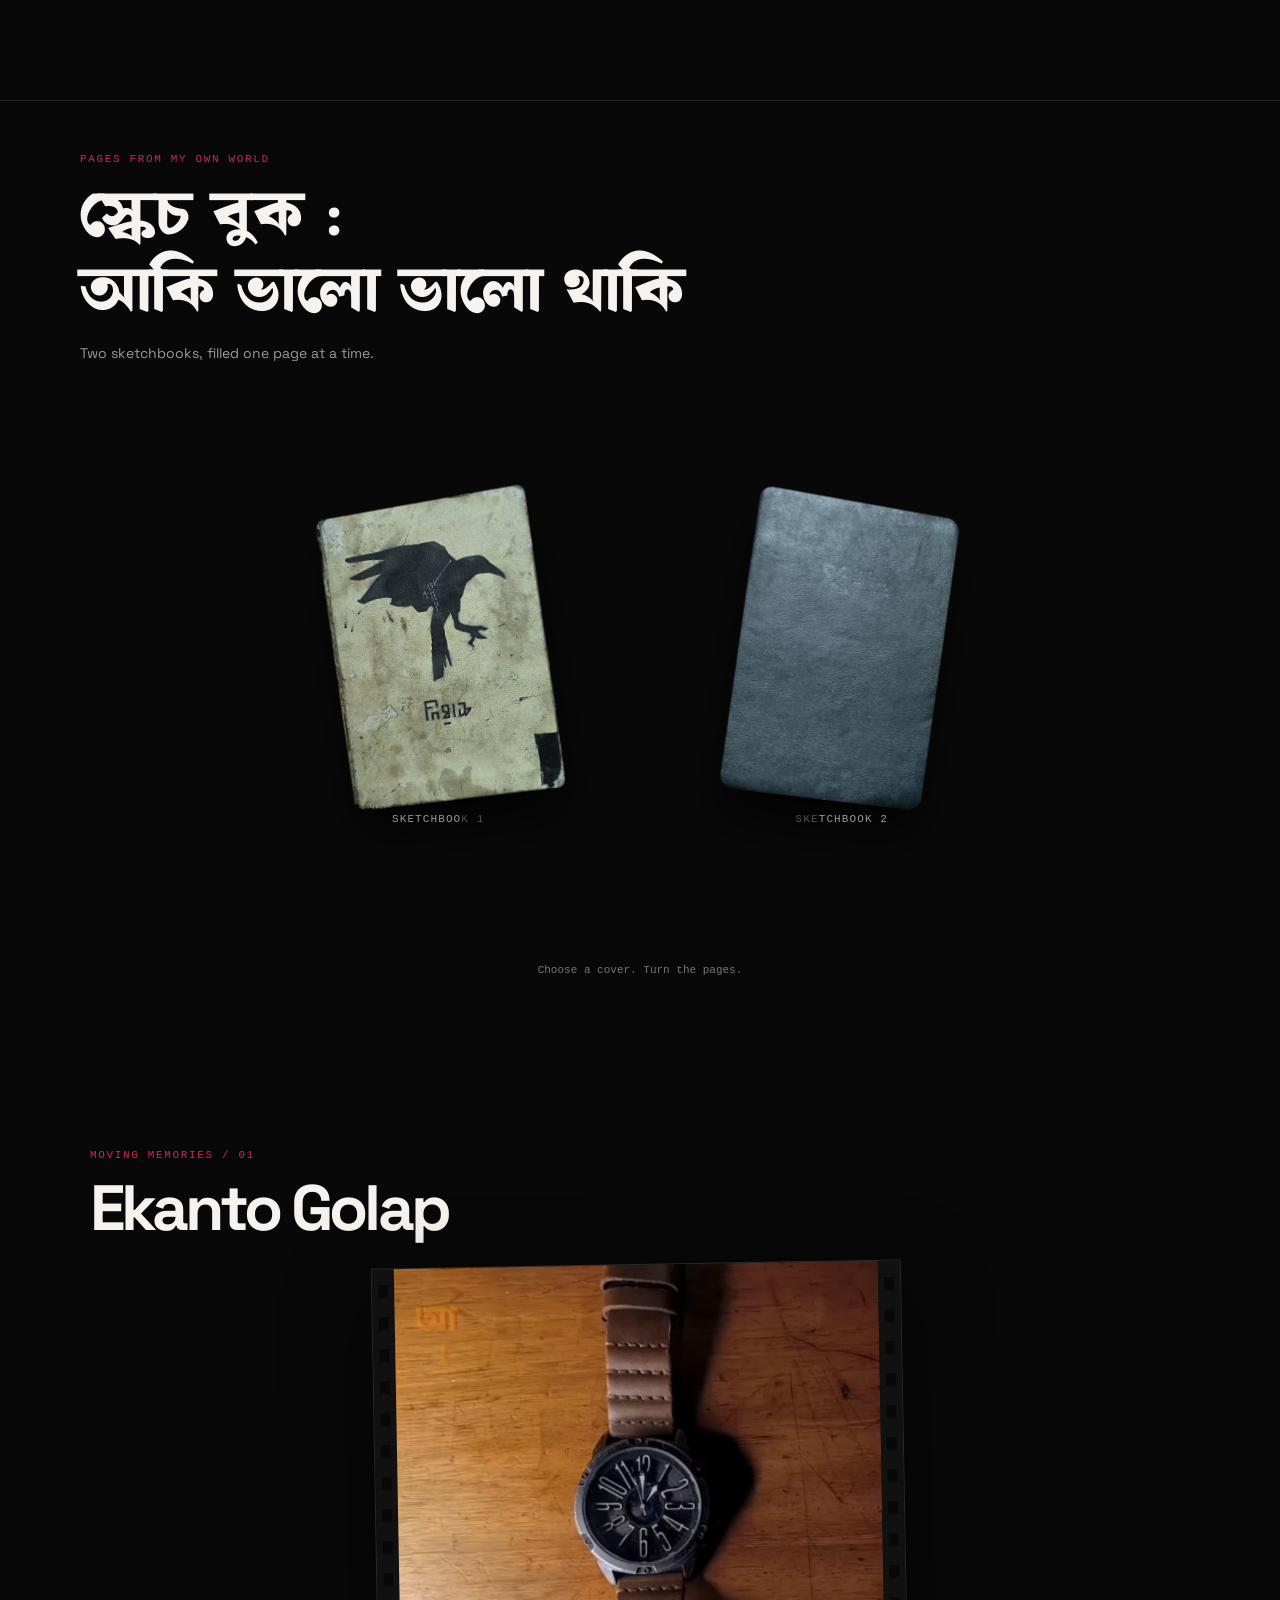
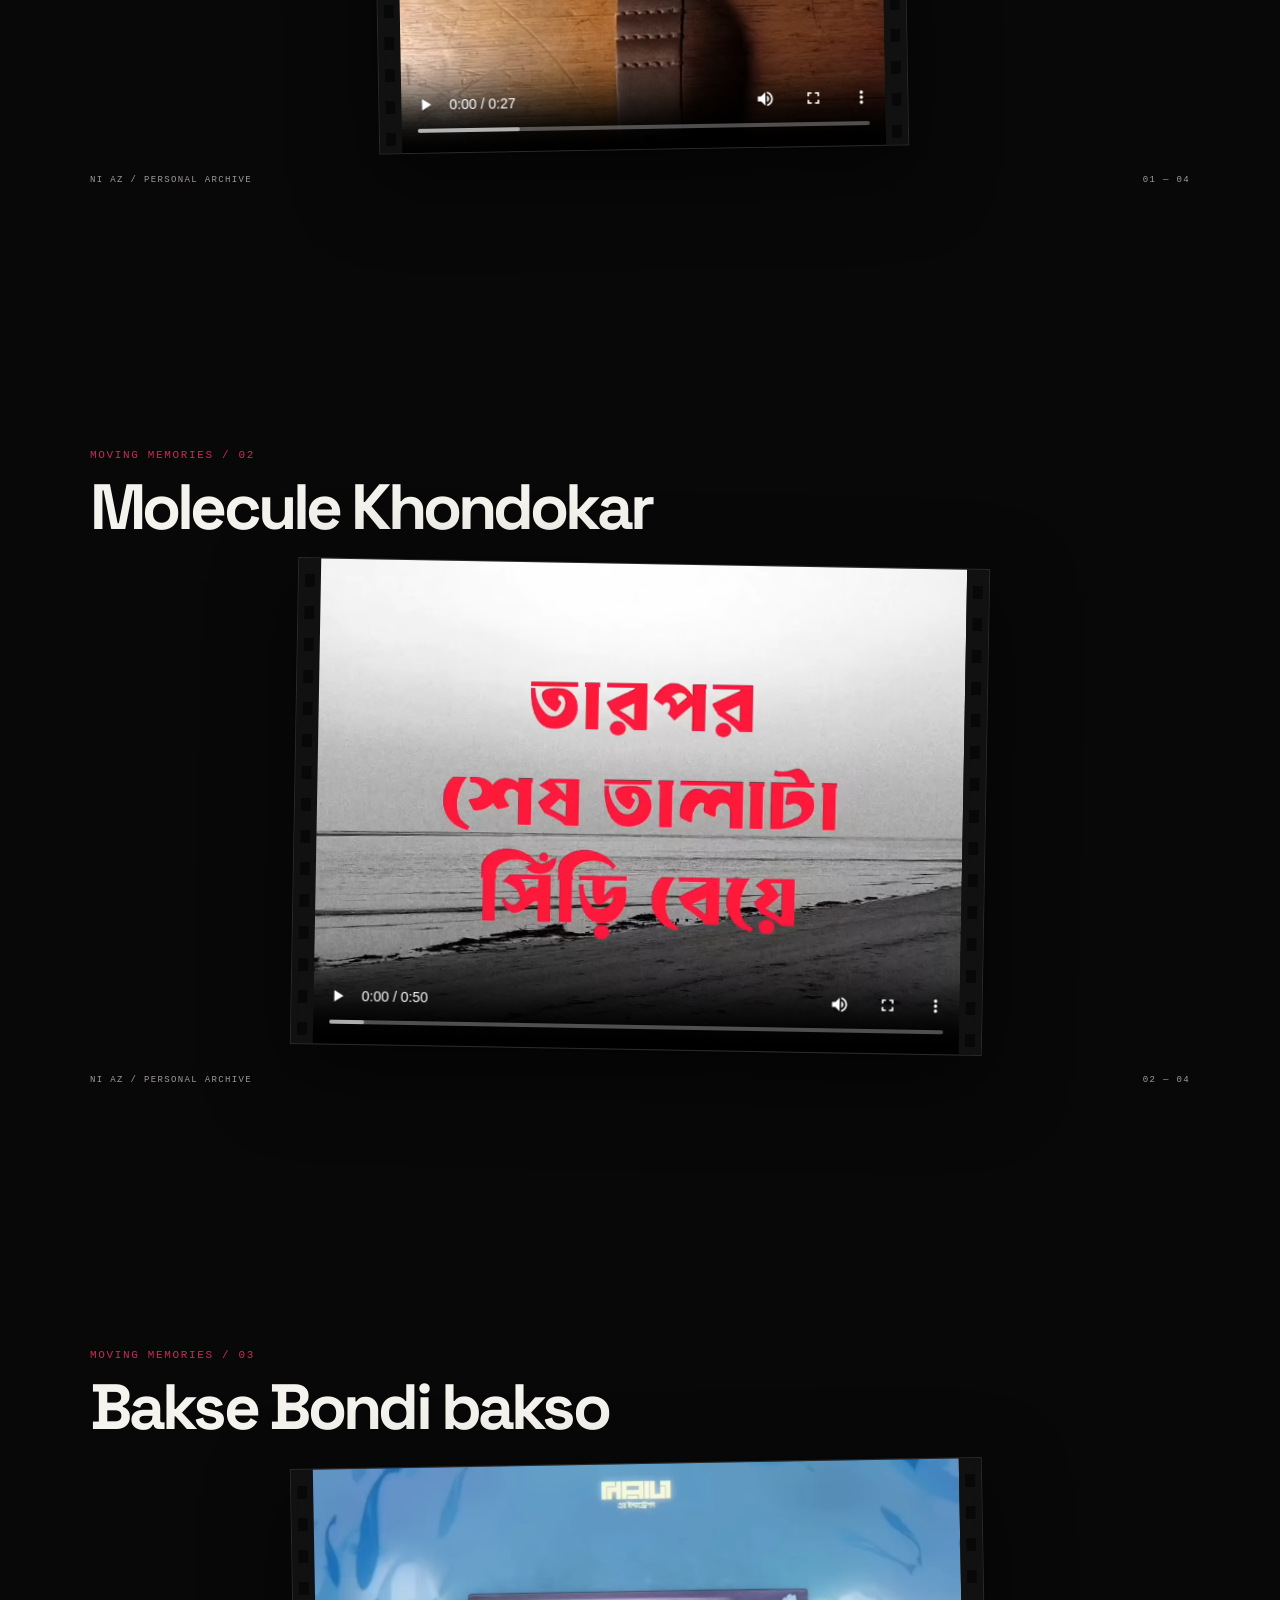
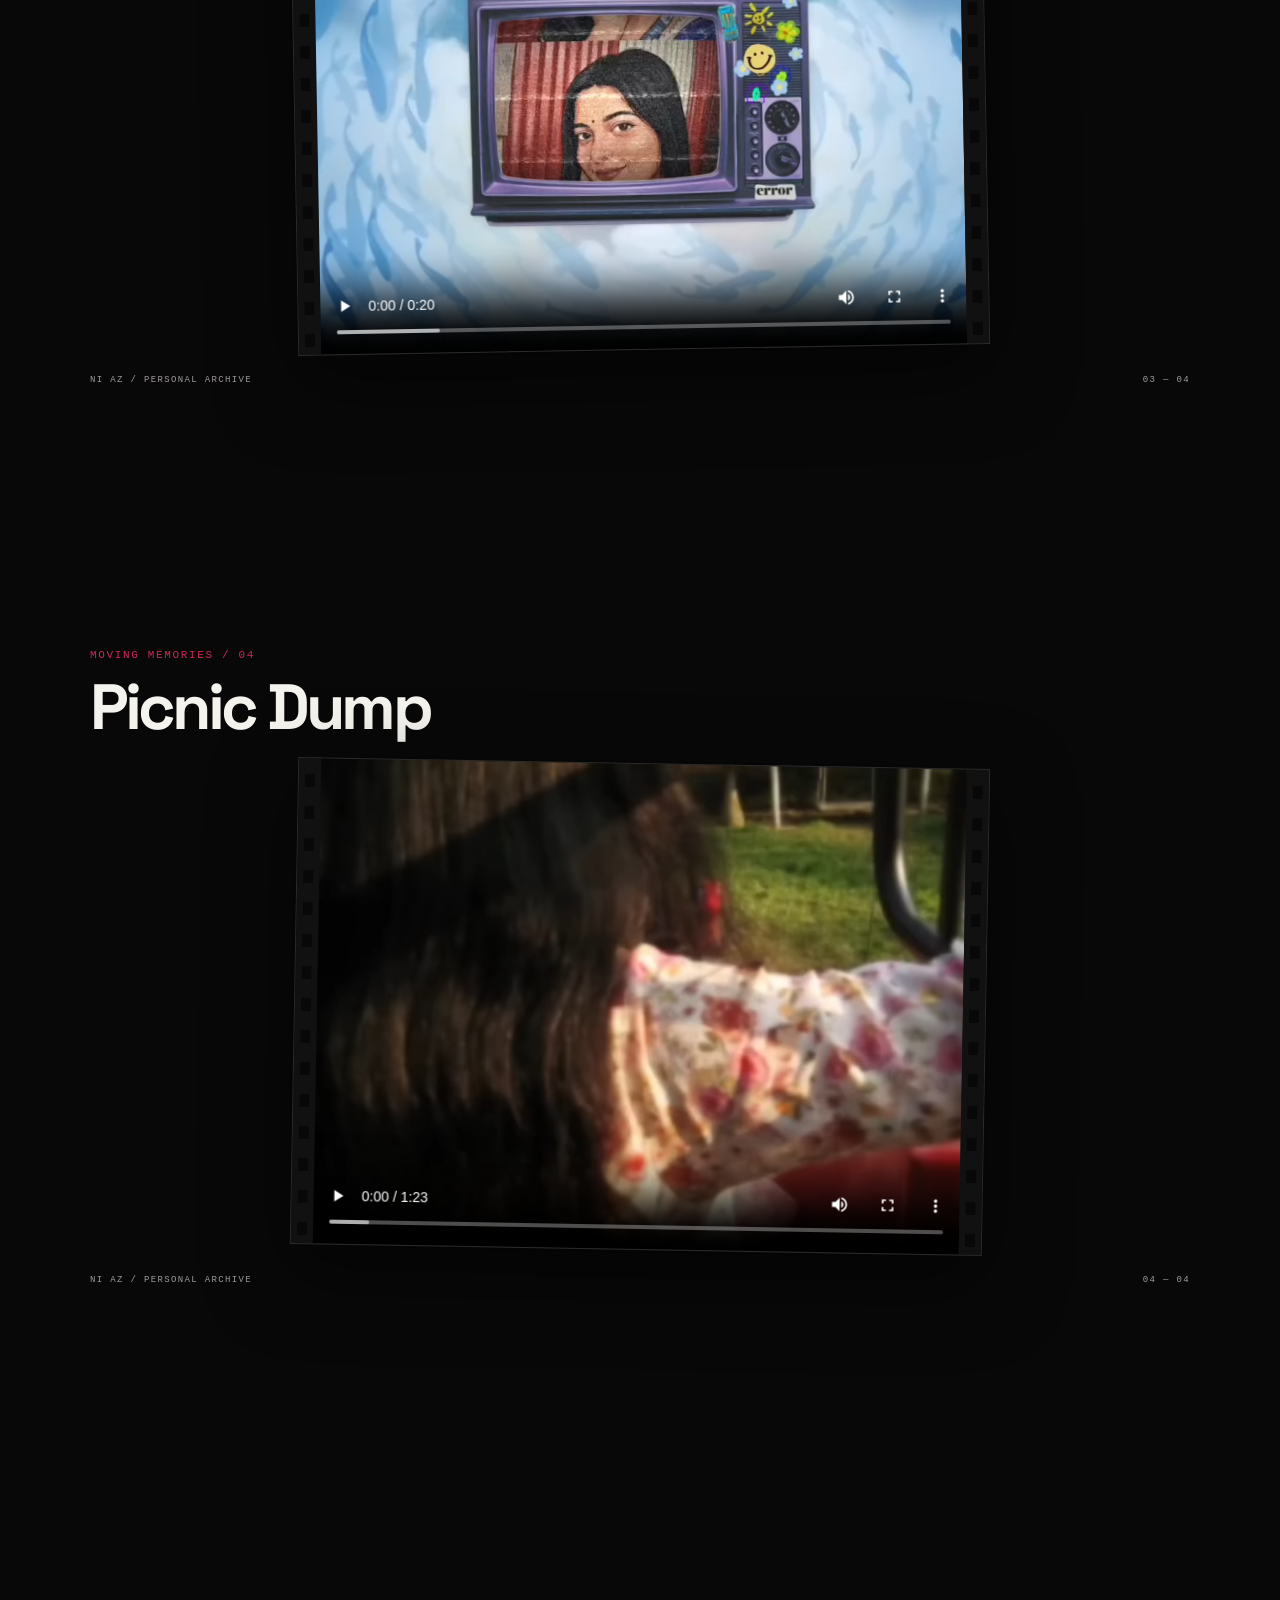
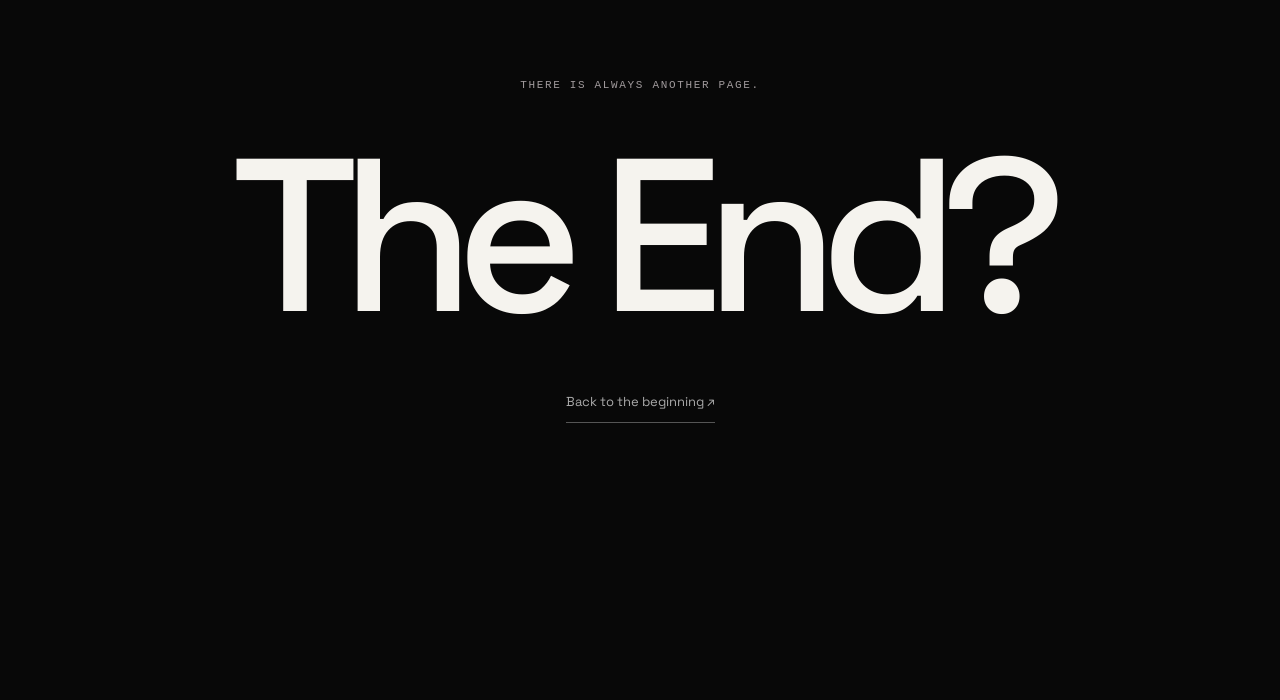
<file: passions.html>
<!doctype html><html lang="en"><head><meta charset="utf-8"><meta name="viewport" content="width=device-width,initial-scale=1"><title>Brishtir Opare — Niaz</title><link href="https://fonts.googleapis.com/css2?family=Space+Grotesk:wght@400;500;700&display=swap" rel="stylesheet"><link rel="stylesheet" href="vinyl-player.css"><link rel="stylesheet" href="site-cursor.css"><script src="site-cursor.js" defer></script><script src="vinyl-player.js" defer></script><link rel="stylesheet" href="memory-collage.css"><script src="memory-collage.js" defer></script><script src="gentle-scroll.js" defer></script><link rel="stylesheet" href="sketchbooks.css"><script src="sketchbook-data.js" defer></script><script src="sketchbooks.js" defer></script><link rel="stylesheet" href="passion-films.css"><script src="passion-films.js" defer></script><link rel="stylesheet" href="back-to-top.css"><script src="back-to-top.js" defer></script><link href="https://fonts.googleapis.com/css2?family=Noto+Sans+Bengali:wght@400&amp;display=swap" rel="stylesheet"><link rel="stylesheet" href="passion-background.css"><script src="passion-background.js" defer></script><link rel="stylesheet" href="gentle-scroll.css"></head><body><a class="vinyl-back" href="portfolio_websiteV_4.html#passion">↖ Back</a><section id="home" class="home-intro"><header class="home-welcome"><span>Come in. Stay a little.</span><h1>Welcome to the Home</h1></header><main class="music-room"><div class="turntable"><svg class="player-art" viewBox="0 0 660 490" role="img" aria-label="Interactive crimson vinyl record player"><defs><clipPath id="album-label"><circle cx="265" cy="246" r="69"/></clipPath></defs><rect x="4" y="4" width="652" height="482" rx="24" fill="#f5f3ee"/><rect x="29" y="29" width="41" height="41" rx="8" fill="#CB2957"/><circle cx="265" cy="246" r="222" fill="#aaa9a5"/><circle cx="265" cy="246" r="201" fill="#252525"/><g class="vinyl-disc"><path d="M265 246L212 51A201 201 0 0 1 318 51Z M265 246L318 441A201 201 0 0 1 212 441Z" fill="white" opacity=".1"/><g fill="none" stroke="#090909" stroke-width="3"><circle cx="265" cy="246" r="168"/><circle cx="265" cy="246" r="134"/><circle cx="265" cy="246" r="101"/></g><circle cx="265" cy="246" r="94" fill="#090909"/><circle cx="265" cy="246" r="69" fill="#CB2957"/><image href="artworks/passion/agoon-o-moushumi.webp" x="196" y="177" width="138" height="138" preserveAspectRatio="xMidYMid slice" clip-path="url(#album-label)"/></g><circle cx="265" cy="246" r="7" fill="#f5f3ee"/><circle cx="553" cy="100" r="53" fill="#171717"/><circle cx="553" cy="100" r="28" fill="#aaa9a5"/><rect x="592" y="252" width="39" height="208" rx="5" fill="#aaa9a5"/><path d="M611 270v171" stroke="#333" stroke-width="7"/><rect id="volume-thumb" x="597" y="417.25" width="29" height="32" rx="5" fill="#CB2957"/><g class="tonearm" tabindex="0" role="button" aria-label="Record arm. Press Enter to play or pause, or drag away to stop." aria-pressed="false"><path d="M553 100V317Q553 343 536 366L495 416" fill="none" stroke="#a2a29e" stroke-width="18" stroke-linecap="round"/><path d="M553 100V317Q553 343 536 366L495 416" fill="none" stroke="#d4d3ce" stroke-width="6" stroke-linecap="round"/><rect x="535" y="25" width="36" height="52" rx="6" fill="#333"/><path d="M535 39h36v15h-36" fill="#aaa9a5"/><circle cx="553" cy="100" r="19" fill="#dddcd7"/><path d="M553 100l-24-24" stroke="#fff" stroke-width="18" stroke-linecap="round"/><g transform="translate(495 416) rotate(40)"><rect x="-15" y="-20" width="30" height="48" rx="6" fill="#CB2957"/><path d="M-8 28v13M8 28v13" stroke="#777" stroke-width="4"/></g><path d="M553 30V317Q553 343 536 366L495 416" fill="none" stroke="transparent" stroke-width="55"/></g><circle cx="54" cy="435" r="23" fill="#aaa9a5"/><circle cx="54" cy="435" r="17" fill="#d4d3ce"/><circle cx="54" cy="426" r="4" fill="#CB2957"/></svg><input class="volume-control" type="range" min="0" max="100" value="5" aria-label="Volume" aria-valuetext="5 percent"><button class="play-toggle power-button" type="button" aria-label="Turn on the record player" aria-pressed="false" title="Turn on / off">Power</button></div><div class="track-info"><div><h2>Brishtir Opare</h2><a class="band-link" href="https://www.youtube.com/watch?v=tWYIeW-vPyA&amp;list=RDtWYIeW-vPyA&amp;start_radio=1" target="_blank" rel="noopener noreferrer">The Attempted Band ↗</a><p class="player-status" aria-live="polite">Placing the needle…</p></div></div><p class="arm-hint">Drag the arm to play or stop · Slide to change volume · Round button: on / off</p></main></section><section id="memories" class="memory-section" aria-labelledby="memory-title"><header><span>Collected moments</span><h2 id="memory-title" lang="bn">মন শুধু মন ছুঁয়েছে</h2><p class="memory-subtitle" lang="bn">মানুষ, আড্ডা আর একরাশ ক্যানডিড ফ্রেম....</p></header><div class="memory-board"><button class="memory-photo" style="--tilt:-7deg" aria-label="Open memory photo 1"><img src="artworks/passion/photos/646119382_122123757519051751_5323126559877117861_n.webp" alt="A photo close to my heart — 7" loading="lazy" draggable="false" width="2048" height="1536"><span class="memory-number">01</span></button><button class="memory-photo" style="--tilt:5deg" aria-label="Open memory photo 2"><img src="artworks/passion/photos/572364611_122191346894357300_1369994250762916924_n.webp" alt="A photo close to my heart — 5" loading="lazy" draggable="false" width="2048" height="1540"><span class="memory-number">02</span></button><button class="memory-photo" style="--tilt:-3deg" aria-label="Open memory photo 3"><img src="artworks/passion/photos/20220908_181151.webp" alt="A photo close to my heart — 2" loading="lazy" draggable="false" width="2361" height="1771"><span class="memory-number">03</span></button><button class="memory-photo" style="--tilt:-7deg" aria-label="Open memory photo 4"><img src="artworks/passion/photos/605306841_122197933778357300_2672690248926517685_n.webp" alt="A photo close to my heart — 6" loading="lazy" draggable="false" width="1280" height="963"><span class="memory-number">04</span></button><button class="memory-photo" style="--tilt:-5deg" aria-label="Open memory photo 5"><img src="artworks/passion/photos/family-memory-05.webp" alt="A treasured family photograph" loading="lazy" draggable="false" width="944" height="635"><span class="memory-number">05</span></button><button class="memory-photo" style="--tilt:3deg" aria-label="Open memory photo 6"><img src="artworks/passion/photos/488538028_9206541119457048_2132521799396841846_n.webp" alt="A photo close to my heart — 4" loading="lazy" draggable="false" width="2048" height="1536"><span class="memory-number">06</span></button><button class="memory-photo" style="--tilt:6deg" aria-label="Open memory photo 7"><img src="artworks/passion/photos/1707943792577.webp" alt="A photo close to my heart — 1" loading="lazy" draggable="false" width="1016" height="570"><span class="memory-number">07</span></button><button class="memory-photo" style="--tilt:5deg" aria-label="Open memory photo 8"><img src="artworks/passion/photos/650966597_122124672159051751_470185867943951408_n.webp" alt="A photo close to my heart — 8" loading="lazy" draggable="false" width="2048" height="1538"><span class="memory-number">08</span></button><button class="memory-photo" style="--tilt:-3deg" aria-label="Open memory photo 9"><img src="artworks/passion/photos/IMG_2662.webp" alt="Three friends taking a selfie outdoors" loading="lazy" draggable="false" width="3088" height="2320"><span class="memory-number">09</span></button><button class="memory-photo" style="--tilt:6deg" aria-label="Open memory photo 10"><img src="artworks/passion/photos/CIMG6909.webp" alt="A photo close to my heart — 12" loading="lazy" draggable="false" width="4608" height="3456"><span class="memory-number">10</span></button><button class="memory-photo" style="--tilt:-5deg" aria-label="Open memory photo 11"><img src="artworks/passion/photos/CIMG6324.webp" alt="A photo close to my heart — 11" loading="lazy" draggable="false" width="4608" height="2592"><span class="memory-number">11</span></button><button class="memory-photo" style="--tilt:3deg" aria-label="Open memory photo 12"><img src="artworks/passion/photos/bangla.webp" alt="A photo close to my heart — 10" loading="lazy" draggable="false" width="1366" height="768"><span class="memory-number">12</span></button><button class="memory-photo" style="--tilt:-7deg" aria-label="Open memory photo 13"><img src="artworks/passion/photos/IMG-20250210-WA0081%20%281%29.webp" alt="A photo close to my heart — 13" loading="lazy" draggable="false" width="1296" height="864"><span class="memory-number">13</span></button><button class="memory-photo" style="--tilt:5deg" aria-label="Open memory photo 14"><img src="artworks/passion/photos/IMG_20231228_012301_993-01.webp" alt="A photo close to my heart — 14" loading="lazy" draggable="false" width="470" height="626"><span class="memory-number">14</span></button><button class="memory-photo" style="--tilt:-3deg" aria-label="Open memory photo 15"><img src="artworks/passion/photos/photo_6073493651499106053_y.webp" alt="A photo close to my heart — 15" loading="lazy" draggable="false" width="1280" height="949"><span class="memory-number">15</span></button><button class="memory-photo" style="--tilt:6deg" aria-label="Open memory photo 16"><img src="artworks/passion/photos/night-group-memory-24.webp" alt="Friends taking a black and white group selfie at night" loading="lazy" draggable="false" width="1268" height="951"><span class="memory-number">16</span></button><button class="memory-photo" style="--tilt:-5deg" aria-label="Open memory photo 17"><img src="artworks/passion/photos/656017577_122126552421051751_9117693530832355950_n.webp" alt="A photo close to my heart — 17" loading="lazy" draggable="false" width="2048" height="1536"><span class="memory-number">17</span></button><button class="memory-photo" style="--tilt:3deg" aria-label="Open memory photo 18"><img src="artworks/passion/photos/656216365_122126552379051751_7251458953053847451_n.webp" alt="A photo close to my heart — 18" loading="lazy" draggable="false" width="2048" height="1664"><span class="memory-number">18</span></button><button class="memory-photo" style="--tilt:-7deg" aria-label="Open memory photo 19"><img src="artworks/passion/photos/658839154_122126552913051751_5222859079503344261_n.webp" alt="A photo close to my heart — 19" loading="lazy" draggable="false" width="2048" height="1536"><span class="memory-number">19</span></button><button class="memory-photo" style="--tilt:5deg" aria-label="Open memory photo 20"><img src="artworks/passion/photos/431802939_960127432135462_2193038584211436618_n.webp" alt="A photo close to my heart — 3" loading="lazy" draggable="false" width="1280" height="960"><span class="memory-number">20</span></button><button class="memory-photo" style="--tilt:-3deg" aria-label="Open memory photo 21"><img src="artworks/passion/photos/790750015_122141841225051751_6598302492193459065_n.webp" alt="A photo close to my heart — 21" loading="lazy" draggable="false" width="2048" height="1536"><span class="memory-number">21</span></button><button class="memory-photo" style="--tilt:6deg" aria-label="Open memory photo 22"><img src="artworks/passion/photos/825336403_122143721565051751_6342236504824829321_n.webp" alt="A photo close to my heart — 22" loading="lazy" draggable="false" width="2048" height="1447"><span class="memory-number">22</span></button><button class="memory-photo" style="--tilt:-5deg" aria-label="Open memory photo 23"><img src="artworks/passion/photos/825336403_122143721739051751_8668937369509605375_n.webp" alt="A photo close to my heart — 23" loading="lazy" draggable="false" width="2048" height="1447"><span class="memory-number">23</span></button><button class="memory-photo" style="--tilt:3deg" aria-label="Open memory photo 24"><img src="artworks/passion/photos/659039225_122126552073051751_2826203397533117968_n.webp" alt="A photo close to my heart — 16" loading="lazy" draggable="false" width="2048" height="1664"><span class="memory-number">24</span></button><button class="memory-photo" style="--tilt:-7deg" aria-label="Open memory photo 25"><img src="artworks/passion/photos/22.webp" alt="A photo close to my heart — 25" loading="lazy" draggable="false" width="2048" height="1448"><span class="memory-number">25</span></button><button class="memory-photo" style="--tilt:5deg" aria-label="Open memory photo 26"><img src="artworks/passion/photos/CIMG6917.webp" alt="A photo close to my heart — 26" loading="lazy" draggable="false" width="4608" height="3456"><span class="memory-number">26</span></button><button class="memory-photo" style="--tilt:-3deg" aria-label="Open memory photo 27"><img src="artworks/passion/photos/448100095_1228707928114822_4448834403318000488_n.webp" alt="A photo close to my heart — 27" loading="lazy" draggable="false" width="2040" height="1530"><span class="memory-number">27</span></button></div></section><dialog class="memory-lightbox" aria-label="Enlarged memory photo"><button class="memory-close" aria-label="Close photo">×</button><img alt=""></dialog><section id="sketchbooks" class="sketchbook-section" aria-labelledby="sketchbook-title"><header><span>Pages from my own world</span><h2 id="sketchbook-title" lang="bn">স্কেচ বুক :<br>আকি ভালো ভালো থাকি</h2><p>Two sketchbooks, filled one page at a time.</p></header><div class="floating-books"></div><p class="sketchbook-hint">Choose a cover. Turn the pages.</p></section>
<dialog class="sketchbook-dialog" aria-labelledby="reader-title"><div class="reader-top"><h2 id="reader-title">Sketchbook</h2><button class="reader-close" aria-label="Close sketchbook">×</button></div><div class="reader-stage"><div class="book-spread"><img class="spread-image" alt=""><div class="book-gutter" aria-hidden="true"></div><div class="turning-leaf" aria-hidden="true"><img alt=""></div></div></div><div class="reader-controls"><button class="reader-prev" aria-label="Previous spread">←</button><span class="reader-count" aria-live="polite"></span><button class="reader-next" aria-label="Next spread">→</button></div><p class="reader-hint">Click a page edge, swipe, or use the arrow keys.</p></dialog><div class="film-reel" aria-label="Four moving memories"><section class="film-page" id="film-1" aria-labelledby="film-title-1"><header><span>Moving memories / 01</span><h2 id="film-title-1">Ekanto Golap</h2></header><div class="film-frame"><span class="film-perforations" aria-hidden="true"></span><video controls playsinline muted loop preload="metadata" aria-label="Ekanto Golap"><source src="artworks/passion/videos/Video-10521.webm" type="video/webm"></video><span class="film-perforations" aria-hidden="true"></span></div><footer><span>NI AZ / PERSONAL ARCHIVE</span><span>01 — 04</span></footer></section><section class="film-page" id="film-2" aria-labelledby="film-title-2"><header><span>Moving memories / 02</span><h2 id="film-title-2">Molecule Khondokar</h2></header><div class="film-frame"><span class="film-perforations" aria-hidden="true"></span><video controls playsinline muted loop preload="metadata" aria-label="Molecule Khondokar"><source src="artworks/passion/videos/Video-26520.webm" type="video/webm"></video><span class="film-perforations" aria-hidden="true"></span></div><footer><span>NI AZ / PERSONAL ARCHIVE</span><span>02 — 04</span></footer></section><section class="film-page" id="film-3" aria-labelledby="film-title-3"><header><span>Moving memories / 03</span><h2 id="film-title-3">Bakse Bondi bakso</h2></header><div class="film-frame"><span class="film-perforations" aria-hidden="true"></span><video controls playsinline muted loop preload="metadata" aria-label="Bakse Bondi bakso"><source src="artworks/passion/videos/Video-37925.webm" type="video/webm"></video><span class="film-perforations" aria-hidden="true"></span></div><footer><span>NI AZ / PERSONAL ARCHIVE</span><span>03 — 04</span></footer></section><section class="film-page" id="film-4" aria-labelledby="film-title-4"><header><span>Moving memories / 04</span><h2 id="film-title-4">Picnic Dump</h2></header><div class="film-frame"><span class="film-perforations" aria-hidden="true"></span><video controls playsinline muted loop preload="metadata" aria-label="Picnic Dump"><source src="artworks/passion/videos/Video-88861.webm" type="video/webm"></video><span class="film-perforations" aria-hidden="true"></span></div><footer><span>NI AZ / PERSONAL ARCHIVE</span><span>04 — 04</span></footer></section></div><section id="the-end" class="end-page"><span>There is always another page.</span><h2>The End?</h2><a href="#home">Back to the beginning ↗</a></section><audio id="vinyl-audio" src="audio/brishtir-opare.mp3" preload="auto" autoplay loop></audio></body></html>
</file>
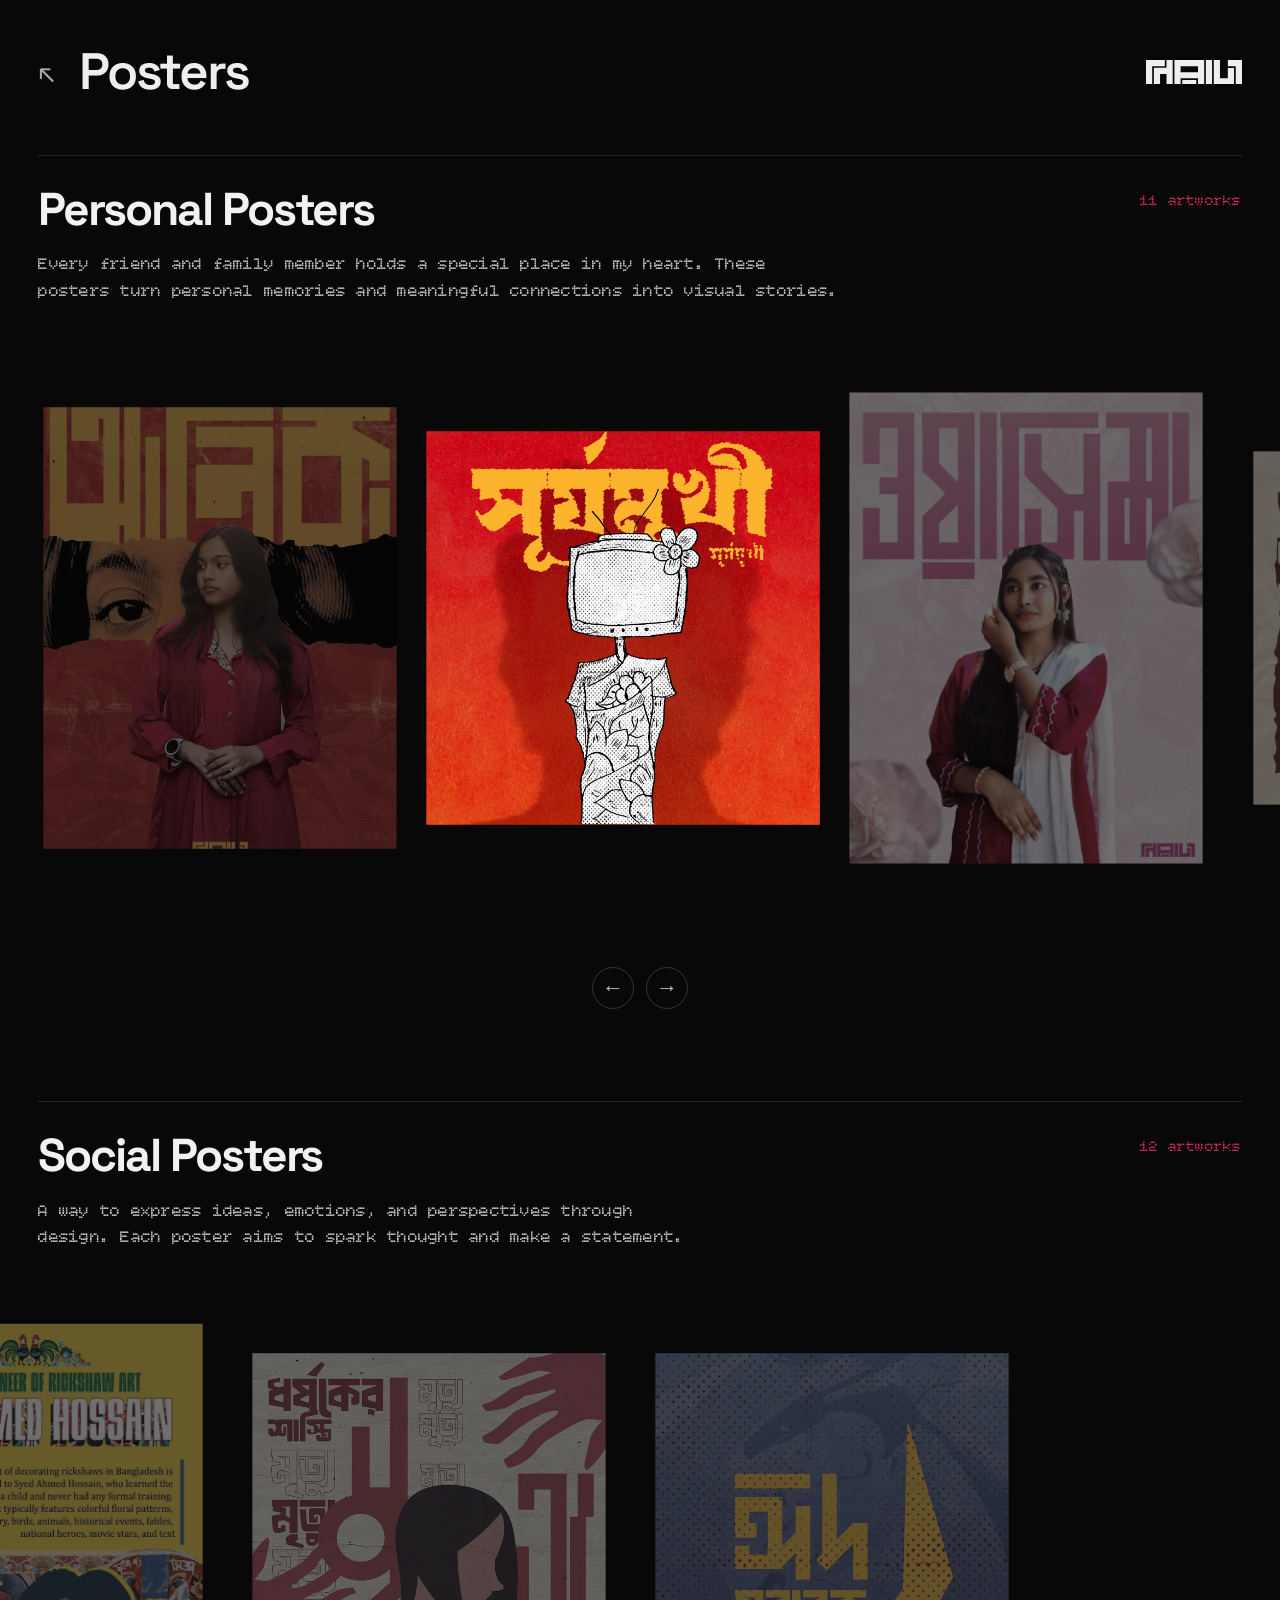
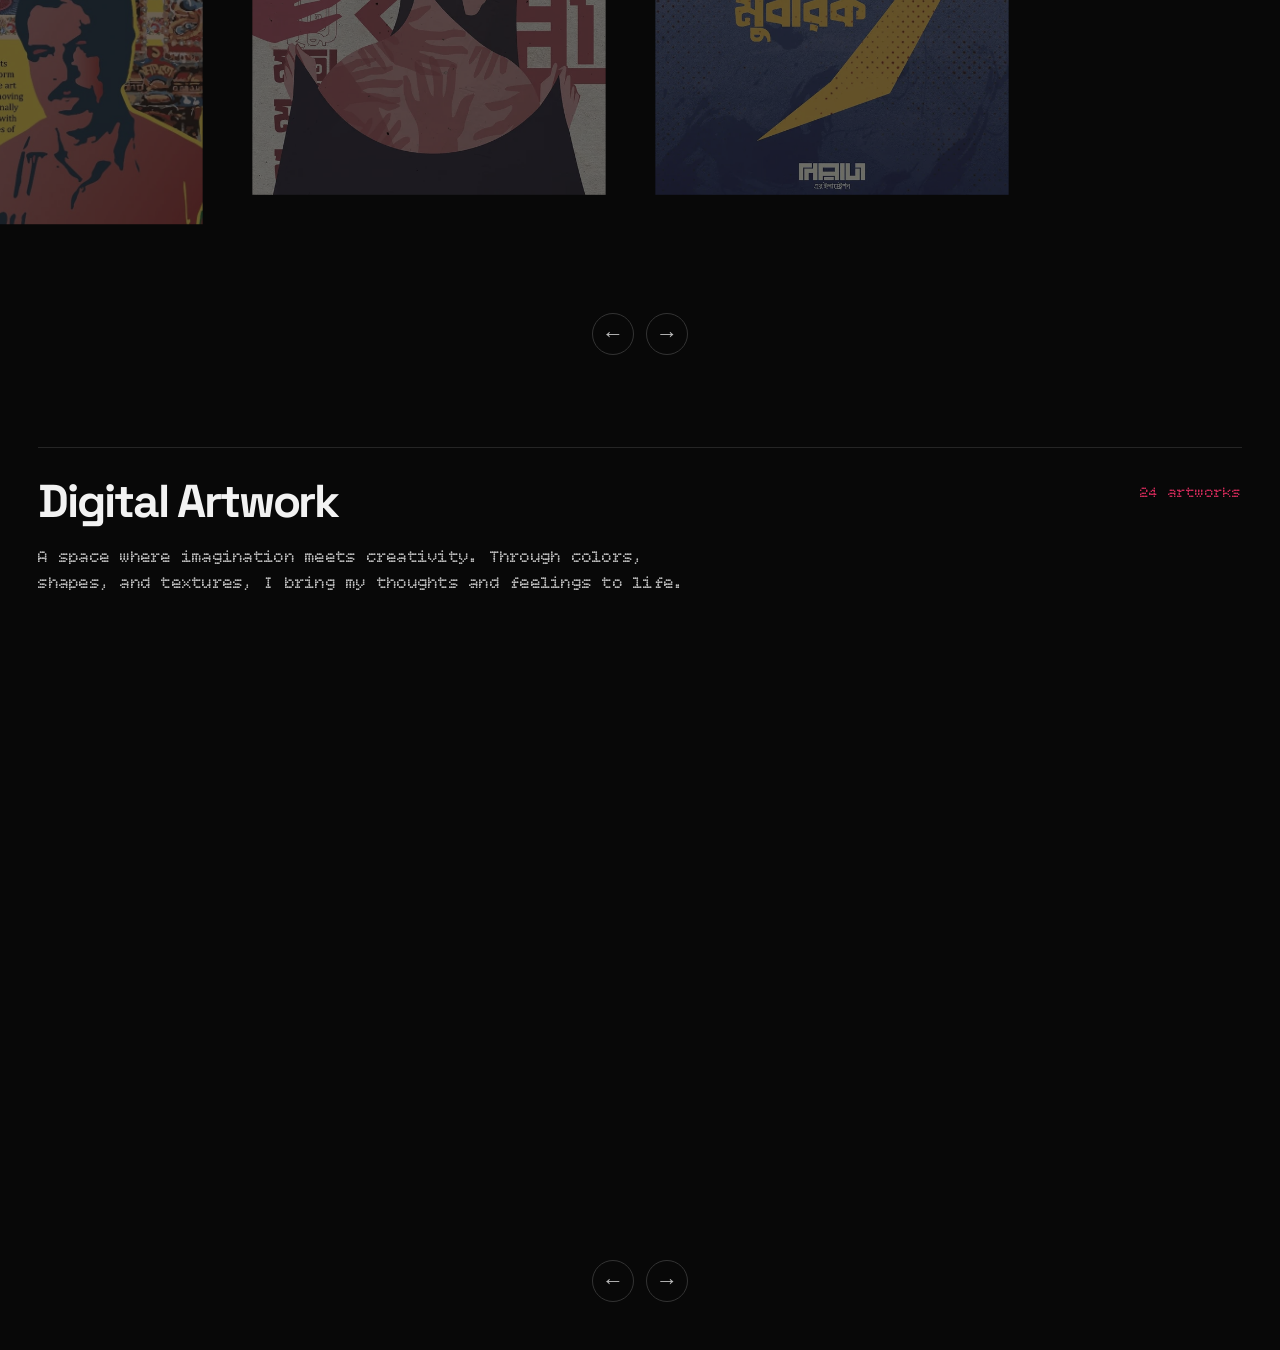
<file: posters.html>
<!DOCTYPE html>
<html lang="en"><head><meta charset="UTF-8"><meta name="viewport" content="width=device-width,initial-scale=1"><meta name="theme-color" content="#000000"><title>Posters — Niaz</title><link rel="preconnect" href="https://fonts.googleapis.com"><link rel="preconnect" href="https://fonts.gstatic.com" crossorigin><link href="https://fonts.googleapis.com/css2?family=Space+Grotesk:wght@400;500;600;700&display=swap" rel="stylesheet"><link rel="stylesheet" href="offerings.css"><script src="artwork-gallery.js" defer></script><link rel="stylesheet" href="site-cursor.css"><script src="site-cursor.js" defer></script><link href="https://fonts.googleapis.com/css2?family=Bitcount+Single:wght@400;500&amp;display=swap" rel="stylesheet"><link rel="stylesheet" href="site-polish.css"><link rel="stylesheet" href="back-to-top.css"><script src="back-to-top.js" defer></script></head>
<body data-gallery="posters"><header><a class="back" href="portfolio_websiteV_4.html#services" aria-label="Back to My Offerings">↖</a><h1>Posters</h1><a class="gallery-brand" href="portfolio_websiteV_4.html" aria-label="Niaz home"><svg class="gallery-logo" viewBox="0 0 1831 466" fill-rule="evenodd" xmlns="http://www.w3.org/2000/svg" aria-hidden="true" focusable="false">
                    <path d="M692 383H959V466H692Z M1562 0H1831V466H1712V119H1562Z M1293 0H1411V347H1561V151H1679V466H1293Z M1142 0H1260V466H1142Z M542 0H1110V466H992V350H660V466H542Z M660 119H992V233H660Z M509 0H391V150H150V466H268V268H391V466H509Z M359 0H0V466H118V119H359Z" />
                </svg></a></header><main><section class="gallery-section" id="personal"><div class="gallery-section-heading"><div class="category-intro"><h2>Personal Posters</h2><p class="category-description">Every friend and family member holds a special place in my heart. These posters turn personal memories and meaningful connections into visual stories.</p></div><span class="category-count"></span></div><div class="gallery" data-folder="Personal poster" tabindex="0" role="region" aria-label="Personal Posters gallery"></div><div class="controls" role="group" aria-label="Personal Posters navigation"><button type="button" data-step="-1" aria-label="Previous artwork">←</button><button type="button" data-step="1" aria-label="Next artwork">→</button></div></section>
<section class="gallery-section" id="social"><div class="gallery-section-heading"><div class="category-intro"><h2>Social Posters</h2><p class="category-description">A way to express ideas, emotions, and perspectives through design. Each poster aims to spark thought and make a statement.</p></div><span class="category-count"></span></div><div class="gallery" data-folder="Day Poster" tabindex="0" role="region" aria-label="Social Posters gallery"></div><div class="controls" role="group" aria-label="Social Posters navigation"><button type="button" data-step="-1" aria-label="Previous artwork">←</button><button type="button" data-step="1" aria-label="Next artwork">→</button></div></section>
<section class="gallery-section" id="digital"><div class="gallery-section-heading"><div class="category-intro"><h2>Digital Artwork</h2><p class="category-description">A space where imagination meets creativity. Through colors, shapes, and textures, I bring my thoughts and feelings to life.</p></div><span class="category-count"></span></div><div class="gallery" data-folder="Digital Art" tabindex="0" role="region" aria-label="Digital Art gallery"></div><div class="controls" role="group" aria-label="Digital Art navigation"><button type="button" data-step="-1" aria-label="Previous artwork">←</button><button type="button" data-step="1" aria-label="Next artwork">→</button></div></section></main>
</body></html>
</file>
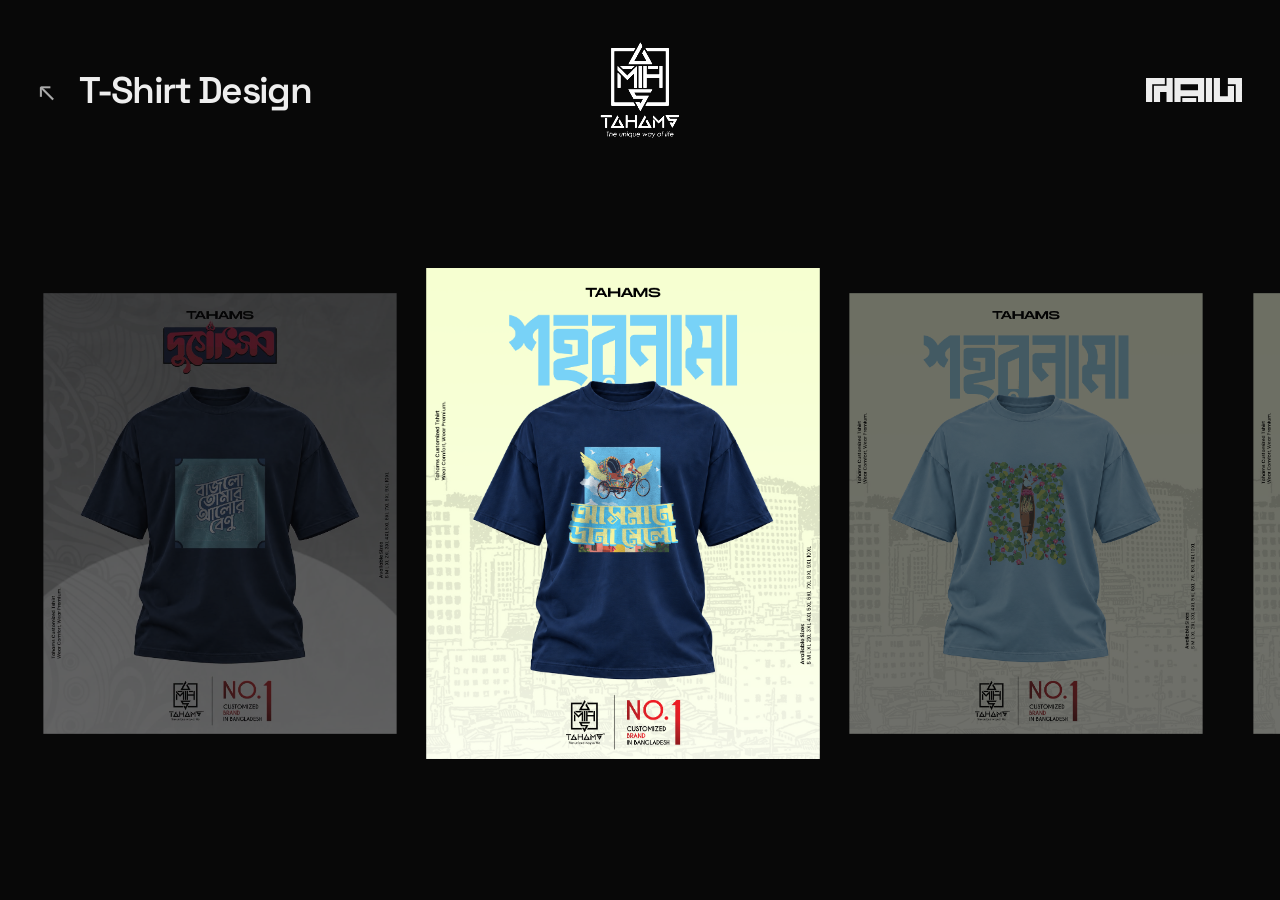
<file: t-shirt-design.html>
<!DOCTYPE html>
<html lang="en"><head><meta charset="UTF-8"><meta name="viewport" content="width=device-width,initial-scale=1"><meta name="theme-color" content="#000000"><title>T-Shirt Design — Niaz</title><link rel="preconnect" href="https://fonts.googleapis.com"><link rel="preconnect" href="https://fonts.gstatic.com" crossorigin><link href="https://fonts.googleapis.com/css2?family=Space+Grotesk:wght@400;500;600;700&display=swap" rel="stylesheet"><link rel="stylesheet" href="offerings.css"><script src="artwork-gallery.js" defer></script><link rel="stylesheet" href="site-cursor.css"><script src="site-cursor.js" defer></script><link rel="stylesheet" href="site-polish.css"><link rel="stylesheet" href="back-to-top.css"><script src="back-to-top.js" defer></script></head>
<body data-gallery="t-shirt-design"><header class="tshirt-header"><div class="tshirt-header-title"><a class="back" href="portfolio_websiteV_4.html#services" aria-label="Back to My Offerings">↖</a><h1>T-Shirt Design</h1></div><img class="tahams-header-logo" src="artworks/branding/tahams-logo--png.webp" alt="Tahams — The unique way of life"><a class="gallery-brand" href="portfolio_websiteV_4.html" aria-label="Niaz home"><svg class="gallery-logo" viewBox="0 0 1831 466" fill-rule="evenodd" xmlns="http://www.w3.org/2000/svg" aria-hidden="true" focusable="false">
                    <path d="M692 383H959V466H692Z M1562 0H1831V466H1712V119H1562Z M1293 0H1411V347H1561V151H1679V466H1293Z M1142 0H1260V466H1142Z M542 0H1110V466H992V350H660V466H542Z M660 119H992V233H660Z M509 0H391V150H150V466H268V268H391V466H509Z M359 0H0V466H118V119H359Z" />
                </svg></a></header><main><div class="gallery" tabindex="0" role="region" aria-label="T-Shirt Design artwork gallery"><!-- Artwork cards are populated from artwork-gallery.js. --></div></main></body></html>
</file>
<file: offerings.css>
:root{color-scheme:dark;--red:#CB2957}*{box-sizing:border-box}body{margin:0;background:#080808;color:#eee;font-family:'Space Grotesk',sans-serif;min-height:100svh}header{padding:clamp(28px,5vh,56px) clamp(20px,3vw,56px);display:flex;align-items:center;gap:24px}h1{font-size:clamp(30px,4vw,64px);letter-spacing:-.045em;font-weight:600;line-height:1.05;margin:0}.back{color:#aaa;font-size:28px;text-decoration:none;line-height:1}.back:hover{color:var(--red)}.controls{margin-left:auto;display:flex;gap:10px}button{height:42px;width:42px;border:1px solid #333;border-radius:50%;background:none;color:#bbb;font-size:22px;cursor:pointer;transition:border-color .2s,color .2s}button:hover{border-color:var(--red);color:var(--red)}button:disabled{opacity:.25;cursor:default}a:focus-visible,button:focus-visible,.gallery:focus-visible{outline:2px solid var(--red);outline-offset:4px}.gallery{display:flex;align-items:flex-start;gap:clamp(16px,1.5vw,30px);overflow-x:auto;overscroll-behavior-x:contain;scrollbar-width:none;scroll-snap-type:x proximity;padding:16px clamp(20px,1vw,32px) 44px;cursor:grab;touch-action:pan-x pan-y}.gallery::-webkit-scrollbar{display:none}.gallery.dragging{cursor:grabbing;scroll-snap-type:none;user-select:none}.artwork{margin:0;flex:0 0 clamp(260px,30vw,470px);scroll-snap-align:start}.artwork img,.artwork-slot{width:100%;height:clamp(340px,67svh,690px);display:block;border-radius:6px;object-fit:contain;background:#141414}.artwork-slot{background:linear-gradient(145deg,#141414,#0d0d0d);border:1px solid #202020}.artwork img{user-select:none;-webkit-user-drag:none}figcaption{font-size:12px;letter-spacing:.08em;text-transform:uppercase;color:#999;padding-top:14px}.artwork-slot{animation:appear .8s ease both}@keyframes appear{from{opacity:0;transform:translateY(12px)}to{opacity:1;transform:translateY(0)}}@media(max-width:650px){header{gap:14px}.artwork{flex-basis:82vw}.controls{gap:6px}button{width:34px;height:34px}h1{font-size:clamp(25px,6vw,36px)}.artwork img,.artwork-slot{height:65svh}}@media(prefers-reduced-motion:reduce){.artwork-slot{animation:none}button{transition:none}}
/* Continuous gallery with a single, prominent center artwork. */
.gallery{scroll-snap-type:none;touch-action:none;padding-top:32px;padding-bottom:60px;overflow-anchor:none}
.artwork{opacity:.42;transform:scale(.92);filter:saturate(.6);transition:opacity .4s ease,transform .55s cubic-bezier(.2,1,.3,1),filter .4s ease}
.artwork.is-center{opacity:1;transform:scale(1.025);filter:saturate(1)}
.artwork img,.artwork-slot{transition:box-shadow .4s,border-color .4s}
.artwork.is-center img,.artwork.is-center .artwork-slot{box-shadow:0 16px 48px rgba(203,41,87,.15);border:1px solid rgba(203,41,87,.6)}
.artwork-slot{animation:none}
.artwork.is-center img{animation:artwork-breathe 5s ease-in-out infinite}
@keyframes artwork-breathe{0%,100%{translate:0 0}50%{translate:0 -5px}}
@media(prefers-reduced-motion:reduce){.artwork,.artwork img,.artwork-slot{transition:none}.artwork.is-center img{animation:none}}
/* Center gallery navigation beneath the artwork. */
.gallery{touch-action:pan-y pinch-zoom}
@media(pointer:coarse){.artwork{transition:opacity .2s,transform .2s;filter:none}.artwork.is-center img{animation:none}.artwork.is-center img{box-shadow:none}}
body[data-gallery=posters] .gallery{touch-action:pan-y pinch-zoom}
.controls{margin:0 auto;justify-content:center;padding:0 20px 32px;gap:12px}

/* Front-page logo aligned with the gallery heading. */
.gallery-brand{margin-left:auto;display:flex;align-items:center;flex-shrink:0;color:#eee;transition:color .2s}
.gallery-brand:hover{color:var(--red)}
.gallery-logo{display:block;width:96px;height:auto;fill:currentColor}
@media(max-width:650px){.gallery-logo{width:72px}}
.poster-categories{display:flex;flex-wrap:wrap;gap:10px;padding:0 clamp(20px,3vw,56px) 26px}
.poster-categories a{padding:10px 18px;border:1px solid #303030;border-radius:24px;color:#999;text-decoration:none;font-size:13px;transition:color .2s,background .2s,border-color .2s}
.poster-categories a:hover,.poster-categories a[aria-current=page]{color:#eee;border-color:#CB2957;background:rgba(203,41,87,.15)}
.gallery-section-heading{display:flex;align-items:center;justify-content:space-between;margin:0 clamp(20px,3vw,56px);padding-top:18px;border-top:1px solid #252525;color:#888}
.gallery-section-heading h2{font-size:13px;font-weight:500;text-transform:uppercase;letter-spacing:.1em;margin:0}
#category-count{font-size:12px;color:#777}
body[data-gallery=posters] header{padding-bottom:28px}
body[data-gallery=posters] .artwork img{height:clamp(300px,56svh,600px)}
/* Three independent poster galleries stacked by category. */
.gallery-section{padding-top:28px;padding-bottom:36px}
.gallery-section+.gallery-section{padding-top:44px}
.gallery-section-heading h2{font-size:clamp(24px,3vw,38px);letter-spacing:-.025em;text-transform:none;font-weight:600;color:#eee}
.gallery-section-heading{padding-top:28px;padding-bottom:8px;align-items:baseline}
.category-count{font-size:12px;color:#777}
body[data-gallery=posters] .artwork img{height:clamp(320px,62svh,680px)}
.gallery-section .controls{padding-bottom:12px}
/* Present artwork without surrounding frames. */
.artwork img,
.artwork.is-center img {
    border: none;
    border-radius: 0;
    background: transparent;
    box-shadow: none;
}
/* Click artwork to inspect it at full size. */
.artwork[role=button]{cursor:zoom-in}
.artwork[role=button]:focus-visible{outline:2px solid var(--red);outline-offset:8px}
.artwork-lightbox{position:fixed;inset:0;width:100vw;max-width:none;height:100svh;max-height:none;margin:0;padding:clamp(24px,4vw,64px);border:0;background:rgba(0,0,0,.94);overflow:hidden;color:#fff}
.artwork-lightbox[open]{display:flex;align-items:center;justify-content:center}
.artwork-lightbox::backdrop{background:rgba(0,0,0,.85);backdrop-filter:blur(12px)}
.lightbox-image{display:block;max-width:100%;max-height:100%;object-fit:contain;animation:artwork-zoom .3s cubic-bezier(.2,1,.3,1)}
.lightbox-close{position:absolute;right:20px;top:16px;z-index:1;background:#181818;border-color:#555;width:44px;height:44px;font-size:30px;color:#fff}
@keyframes artwork-zoom{from{opacity:0;transform:scale(.92)}to{opacity:1;transform:scale(1)}}
@media(prefers-reduced-motion:reduce){.lightbox-image{animation:none}}
/* Personal introductions beneath each category title. */
.category-intro{max-width:780px}
.category-description{font-size:clamp(15px,1.3vw,18px);line-height:1.65;color:#999;margin:14px 0 4px;letter-spacing:0}
.gallery-section-heading{gap:24px}
.category-count{white-space:nowrap}
@media(max-width:650px){.gallery-section-heading{align-items:flex-start;gap:12px}.category-count{padding-top:5px}}
/* Characterful poster headings with pixel-style supporting typography. */
body[data-gallery=posters] .gallery-section-heading h2 {
    font-size:clamp(30px,3.6vw,52px);
    font-weight:700;
    letter-spacing:-.045em;
    line-height:1.1;
    color:#f2f2f2;
}
body[data-gallery=posters] .category-description,
body[data-gallery=posters] .category-count,
body[data-gallery=posters] figcaption {
    font-family:'Bitcount Single',monospace;
    font-weight:400;
    font-size:clamp(17px,1.35vw,21px);
    line-height:1.55;
    letter-spacing:.015em;
}
body[data-gallery=posters] .category-description{color:#bbb;margin-top:18px;max-width:780px}
body[data-gallery=posters] .category-count{font-size:15px;color:#CB2957}
/* Keep poster introductions on one uninterrupted line. */
body[data-gallery=posters] .gallery-section-heading{position:relative;display:block}
body[data-gallery=posters] .category-intro{max-width:none;width:100%;min-width:0}
body[data-gallery=posters] .category-description{max-width:none;white-space:nowrap;font-size:clamp(12px,1.03vw,18px);overflow-x:auto;scrollbar-width:none}
body[data-gallery=posters] .category-description::-webkit-scrollbar{display:none}
body[data-gallery=posters] .category-count{position:absolute;right:0;top:34px}
@media(max-width:650px){body[data-gallery=posters] .category-description{font-size:14px}body[data-gallery=posters] .category-count{font-size:12px}}
/* Keep poster introductions in two balanced lines on desktop. */
body[data-gallery=posters] .category-intro{max-width:1120px;flex:1;min-width:0}
body[data-gallery=posters] .category-description{max-width:1120px;text-wrap:balance;font-size:clamp(17px,1.22vw,20px)}
@media(min-width:1100px){body[data-gallery=posters] .category-description{width:min(100%,1120px)}}
/* Poster category title hover. */
body[data-gallery=posters] .gallery-section-heading h2{
    width:fit-content;
    transform-origin:left center;
    transition:color .22s ease,transform .3s cubic-bezier(.2,1,.3,1);
}
body[data-gallery=posters] .gallery-section-heading h2:hover{
    color:#CB2957;
    transform:translateY(-3px) scale(1.045);
}
@media(prefers-reduced-motion:reduce){
    body[data-gallery=posters] .gallery-section-heading h2{transition:none}
    body[data-gallery=posters] .gallery-section-heading h2:hover{transform:none}
}
/* Back-to-top control appears while browsing lower poster sections. */
.poster-back-top{position:fixed;right:clamp(20px,3vw,48px);bottom:24px;z-index:50;width:48px;height:48px;background:rgba(15,15,15,.92);border:1px solid #CB2957;color:#eee;box-shadow:0 8px 24px #0008;backdrop-filter:blur(8px);transition:background .2s,transform .2s}
.poster-back-top[hidden]{display:none}
.poster-back-top:hover{background:#CB2957;color:#fff;transform:translateY(-3px)}
@media(prefers-reduced-motion:reduce){.poster-back-top{transition:none}.poster-back-top:hover{transform:none}}
/* Balanced apparel header: title / Tahams / Niaz. */
body[data-gallery=t-shirt-design] .tshirt-header{display:grid;grid-template-columns:minmax(0,1fr) 140px minmax(0,1fr);align-items:center;gap:24px;padding:20px clamp(24px,3vw,56px)}
.tshirt-header-title{display:flex;align-items:center;gap:24px;min-width:0}
.tshirt-header-title h1{font-size:clamp(30px,3.5vw,56px)}
.tahams-header-logo{display:block;width:140px;height:140px;object-fit:contain;filter:contrast(1.65);mix-blend-mode:screen;justify-self:center}
.tshirt-header .gallery-brand{margin:0;justify-self:end}
@media(max-width:700px){body[data-gallery=t-shirt-design] .tshirt-header{grid-template-columns:minmax(0,1fr) 90px auto;gap:14px;padding:16px 20px}.tahams-header-logo{width:90px;height:90px}.tshirt-header-title{gap:10px}.tshirt-header-title h1{font-size:clamp(22px,4.2vw,30px)}.tshirt-header .gallery-logo{width:60px}}
@media(max-width:420px){body[data-gallery=t-shirt-design] .tshirt-header{grid-template-columns:1fr auto}.tahams-header-logo{grid-row:2;grid-column:1/-1;width:110px;height:110px}.tshirt-header .gallery-brand{grid-column:2;grid-row:1}}
/* Slightly smaller apparel title. */
.tshirt-header-title h1{font-size:clamp(28px,2.9vw,46px)}
@media(max-width:700px){.tshirt-header-title h1{font-size:clamp(21px,3.8vw,27px)}}
/* Subtle interactive apparel header. */
.tshirt-header-title h1{transform-origin:left center;transition:color .25s ease,transform .35s cubic-bezier(.2,1,.3,1)}
.tshirt-header-title h1:hover{color:#CB2957;transform:translateY(-2px) scale(1.025)}
.tahams-header-logo{transition:transform .45s cubic-bezier(.2,1,.3,1),filter .35s ease}
.tahams-header-logo:hover{transform:translateY(-4px) scale(1.06);filter:contrast(1.65) drop-shadow(0 4px 10px rgba(203,41,87,.3))}
.tshirt-header .gallery-brand{transition:color .25s,transform .35s cubic-bezier(.2,1,.3,1)}
.tshirt-header .gallery-brand:hover{color:#CB2957;transform:translateY(-2px) scale(1.04)}
.tshirt-header .back{transition:color .25s,transform .3s ease}
.tshirt-header .back:hover{transform:translate(-3px,-3px)}
@media(prefers-reduced-motion:reduce){.tshirt-header-title h1,.tahams-header-logo,.tshirt-header .gallery-brand,.tshirt-header .back{transition:none}.tshirt-header-title h1:hover,.tahams-header-logo:hover,.tshirt-header .gallery-brand:hover,.tshirt-header .back:hover{transform:none}}
</file>
<file: site-cursor.css>
.site-cursor-dot,.site-cursor-ring{position:fixed;left:0;top:0;z-index:10001;pointer-events:none;border-radius:9999px;opacity:0;will-change:transform;transition:opacity .25s}
.site-cursor-dot{width:8px;height:8px;margin:-4px 0 0 -4px;background:#CB2957}
.site-cursor-ring{width:40px;height:40px;margin:-20px 0 0 -20px;border:1.5px solid rgba(238,238,238,.55)}
.site-cursor-ring i{position:absolute;inset:-1.5px;border-radius:inherit;display:block;background:rgba(203,41,87,.18);border:1.5px solid #CB2957;opacity:0;transform:scale(var(--rs,1));transition:opacity .25s,transform .3s cubic-bezier(.16,1,.3,1)}
html.site-has-cursor,html.site-has-cursor *{cursor:none!important}
html.site-cursor-on .site-cursor-dot,html.site-cursor-on .site-cursor-ring{opacity:1}
html.site-cursor-link .site-cursor-ring i{opacity:1;--rs:1.55}
html.site-cursor-link .site-cursor-dot{opacity:0}
html.site-cursor-down .site-cursor-ring i{--rs:.8}
.site-click-ripple{position:fixed;width:12px;height:12px;margin:-6px;border:1.5px solid #CB2957;border-radius:50%;pointer-events:none;z-index:10000;animation:site-click-ripple .45s ease-out forwards}
@keyframes site-click-ripple{from{transform:scale(.5);opacity:.9}to{transform:scale(2);opacity:0}}
@media(prefers-reduced-motion:reduce){.site-cursor-dot,.site-cursor-ring,.site-cursor-ring i{transition:none}.site-click-ripple{animation:none;opacity:.65}}
</file>
<file: typography-feed.css>
.typography-masonry{columns:5;column-gap:18px;padding:12px clamp(18px,3vw,48px) 64px}
.type-artwork{display:block;width:100%;height:auto;padding:0;margin:0 0 18px;border:0;border-radius:12px;background:#111;break-inside:avoid;overflow:hidden;position:relative;text-align:initial;transition:transform .35s cubic-bezier(.2,1,.3,1),box-shadow .3s;cursor:zoom-in}
.type-artwork img{display:block;width:100%;height:auto;transition:filter .3s,transform .5s cubic-bezier(.2,1,.3,1)}
.type-artwork:hover{transform:translateY(-3px);box-shadow:0 8px 30px #0008}
.type-artwork:hover img{filter:brightness(.85);transform:scale(1.025)}
.type-artwork:focus-visible{outline:2px solid #CB2957;outline-offset:4px}
.typography-feed header{padding-bottom:32px}
@media(min-width:1800px){.typography-masonry{columns:6}}
@media(max-width:1250px){.typography-masonry{columns:4}}
@media(max-width:950px){.typography-masonry{columns:3}}
@media(max-width:650px){.typography-masonry{columns:2;column-gap:12px;padding-left:14px;padding-right:14px}.type-artwork{margin-bottom:12px;border-radius:8px}}
@media(max-width:360px){.typography-masonry{columns:1}}
@media(prefers-reduced-motion:reduce){.type-artwork,.type-artwork img{transition:none}.type-artwork:hover,.type-artwork:hover img{transform:none}}

/* Balanced, row-wise masonry keeps contrasting backgrounds mixed across the feed. */
.typography-masonry{columns:unset;display:grid;grid-template-columns:repeat(5,minmax(0,1fr));grid-auto-rows:8px;gap:16px;align-items:start}
.typography-masonry .type-artwork{margin:0;align-self:start;min-width:0}
@media(min-width:1800px){.typography-masonry{columns:unset;grid-template-columns:repeat(6,minmax(0,1fr))}}
@media(max-width:1250px){.typography-masonry{columns:unset;grid-template-columns:repeat(4,minmax(0,1fr))}}
@media(max-width:950px){.typography-masonry{columns:unset;grid-template-columns:repeat(3,minmax(0,1fr))}}
@media(max-width:650px){.typography-masonry{columns:unset;grid-template-columns:repeat(2,minmax(0,1fr));gap:12px}}
@media(max-width:360px){.typography-masonry{columns:unset;grid-template-columns:1fr}}
/* Give the wide lettering artwork more room. */
.typography-masonry .type-artwork-wide{grid-column:span 2}
@media(max-width:360px){.typography-masonry .type-artwork-wide{grid-column:span 1}}
/* Alternating continuous vertical artwork columns. */
.typography-masonry{--feed-columns:5;display:grid;grid-template-columns:repeat(var(--feed-columns),minmax(0,1fr));grid-auto-rows:auto;gap:18px;align-items:start;padding-bottom:40px}
.flow-column{height:calc(100svh - 180px);min-height:520px;overflow:hidden;min-width:0;mask-image:linear-gradient(transparent,#000 3%,#000 97%,transparent)}
.flow-column-wide{grid-column:span 2}
.flow-track{animation:feed-rise 80s linear infinite;will-change:transform}
.flow-track.flow-down{animation-direction:reverse}
.flow-run{display:flex;flex-direction:column;gap:18px;padding-bottom:18px}
.typography-masonry .flow-run .type-artwork{flex:none;grid-column:auto;margin:0;width:100%}
.flow-column:hover .flow-track,.flow-column:focus-within .flow-track{animation-play-state:paused}
@keyframes feed-rise{from{transform:translateY(0)}to{transform:translateY(-50%)}}
@media(min-width:1800px){.typography-masonry{--feed-columns:6;grid-template-columns:repeat(var(--feed-columns),minmax(0,1fr))}}
@media(max-width:1250px){.typography-masonry{--feed-columns:4;grid-template-columns:repeat(var(--feed-columns),minmax(0,1fr))}}
@media(max-width:950px){.typography-masonry{--feed-columns:3;grid-template-columns:repeat(var(--feed-columns),minmax(0,1fr))}}
@media(max-width:650px){.typography-masonry{--feed-columns:2;grid-template-columns:repeat(var(--feed-columns),minmax(0,1fr));gap:12px}.flow-run{gap:12px;padding-bottom:12px}}
@media(max-width:360px){.typography-masonry{--feed-columns:1;grid-template-columns:1fr}}
@media(prefers-reduced-motion:reduce){.flow-track{animation:none;transform:none;will-change:auto}.flow-column{height:auto;min-height:0;overflow:visible;mask-image:none}.flow-copy{display:none}}
/* Five equally sized artwork columns on desktop. */
@media(min-width:951px){.typography-masonry{--feed-columns:5;grid-template-columns:repeat(5,minmax(0,1fr))}}
.flow-column-wide{grid-column:auto}
/* A scrollable page with a taller window into the continuously looping feed. */
body.typography-feed{overflow-y:auto;min-height:100svh}
.typography-feed .flow-column{height:180svh;min-height:1100px}
.typography-feed .flow-column:hover .flow-track,
.typography-feed .flow-column:focus-within .flow-track{animation-play-state:running}
@media(max-width:650px){.typography-feed .flow-column{height:200svh;min-height:1000px}}
@media(prefers-reduced-motion:reduce){.typography-feed .flow-column{height:auto;min-height:0}}
/* Each column exposes its whole collection; the page scrolls to its full height. */
.typography-feed .flow-column{min-height:0}
@media(max-width:650px){.typography-feed .flow-column{min-height:0}}
@media(prefers-reduced-motion:reduce){.typography-feed .flow-column{height:auto!important}}
/* Repeated runs replace artwork at both edges without a fade or empty interval. */
.typography-feed .flow-column{mask-image:none;-webkit-mask-image:none}
.typography-feed .flow-track{animation-name:feed-continuous-wrap}
@keyframes feed-continuous-wrap{
    from{transform:translateY(calc(-1 * var(--loop-distance, 0px)))}
    to{transform:translateY(calc(-2 * var(--loop-distance, 0px)))}
}
@media(prefers-reduced-motion:reduce){.typography-feed .flow-track{animation:none;transform:none}}
/* One shared ending for the animated feed. */
.typography-footer{display:flex;align-items:center;justify-content:space-between;flex-wrap:wrap;gap:20px;margin:0 clamp(18px,3vw,48px);padding:32px 0 44px;border-top:1px solid #292929;color:#888;font-size:14px}
.typography-footer a{color:#aaa;text-decoration:none}
.typography-footer a:hover{color:#CB2957}
/* One complete collection only, with clipped edge continuations during wrapping. */
.typography-feed .unique-flow-column{position:relative;overflow:hidden;min-height:0;mask-image:none}
.typography-masonry .unique-flow-column>.type-artwork{position:absolute;top:0;left:0;width:100%;margin:0;transition:box-shadow .3s;will-change:transform}
.flow-edge-piece{display:none}
@media(prefers-reduced-motion:reduce){.typography-masonry .unique-flow-column>.type-artwork{will-change:auto}}
</file>
<file: site-polish.css>
/* A consistent title response throughout the portfolio. */
body :is(h1:not(.hero-name),h2,h3,.org-card-title){transform-origin:left center;transition:color .25s ease,scale .35s cubic-bezier(.2,1,.3,1),text-shadow .3s ease}
body :is(h1:not(.hero-name),h2,h3,.org-card-title):hover{color:#CB2957;scale:1.018;text-shadow:0 0 24px rgba(203,41,87,.12)}
.org-card:hover .org-card-title{color:#CB2957}
/* Light frosted surfaces keep the dark palette and original logo colours. */
#work .org-card{background:linear-gradient(135deg,rgba(255,255,255,.055),rgba(255,255,255,.012));border-color:rgba(255,255,255,.12);backdrop-filter:blur(12px);-webkit-backdrop-filter:blur(12px);box-shadow:inset 0 1px 0 rgba(255,255,255,.035)}
#work .org-card:hover{background:linear-gradient(135deg,rgba(203,41,87,.1),rgba(255,255,255,.025));border-color:rgba(203,41,87,.6)}
.org-marquee{background:linear-gradient(90deg,rgba(255,255,255,.02),rgba(255,255,255,.045),rgba(255,255,255,.02));backdrop-filter:blur(10px);-webkit-backdrop-filter:blur(10px)}
#org-panel{background:rgba(0,0,0,.65);backdrop-filter:blur(18px);-webkit-backdrop-filter:blur(18px)}
#org-panel .org-panel-content{background:linear-gradient(145deg,rgba(25,25,28,.94),rgba(8,8,10,.96));border-left-color:rgba(255,255,255,.15);box-shadow:-20px 0 80px rgba(0,0,0,.35)}
.org-panel-work a{border-radius:10px;overflow:hidden;border:1px solid rgba(255,255,255,.08);background:rgba(255,255,255,.025)}
@media(prefers-reduced-motion:reduce){body :is(h1:not(.hero-name),h2,h3,.org-card-title){transition:none}body :is(h1:not(.hero-name),h2,h3,.org-card-title):hover{scale:1}}
.contact-talk{display:inline-flex;align-items:center;gap:.28em;font-family:'Space Grotesk',sans-serif;font-size:clamp(56px,7.6vw,116px);font-weight:700;line-height:1.12;letter-spacing:-.065em;color:#f5f5f5;text-decoration:none;transition:color .25s,transform .3s}
.contact-talk span{font-size:.6em;transition:transform .3s}
.contact-talk:hover,.contact-talk:focus-visible{color:#CB2957;transform:translateY(-4px)}
.contact-talk:hover span{transform:translate(5px,-5px)}
.contact-talk:focus-visible{outline:2px solid #CB2957;outline-offset:12px}
@media(prefers-reduced-motion:reduce){.contact-talk,.contact-talk span{transition:none;transform:none}}
/* Swap the contact heading's white and crimson on hover. */
#contact h2{color:#f5f5f5}
#contact h2 .text-palette-crimson{color:#CB2957;transition:color .25s ease}
#contact h2:hover{color:#CB2957}
#contact h2:hover .text-palette-crimson{color:#f5f5f5}
@media(prefers-reduced-motion:reduce){#contact h2 .text-palette-crimson{transition:none}}
/* Neutral logo presentation with original colours revealed on hover. */
.cursor-glass-light{position:fixed;inset:0;z-index:59;pointer-events:none;opacity:0;background:radial-gradient(ellipse 320px 240px at var(--glass-x,50%) var(--glass-y,50%),#ffffff09 0%,#ffffff04 30%,transparent 75%);mix-blend-mode:screen;transition:opacity .6s}
.cursor-glass-light.is-active{opacity:1}
#film-grain{inset:-8px;width:calc(100% + 16px);height:calc(100% + 16px)}
@media(prefers-reduced-motion:reduce){.cursor-glass-light{display:none}}
.corner-home-logo{position:fixed;right:26px;bottom:24px;z-index:45;display:flex;align-items:center;justify-content:center;width:94px;height:46px;padding:12px;background:transparent;border:0;color:#f5f3ee;transition:color .25s,transform .25s}
.corner-home-logo svg{display:block;width:100%;height:auto;fill:currentColor}
.corner-home-logo:hover{color:#CB2957;transform:translateY(-3px)}
.corner-home-logo:focus-visible{outline:2px solid #CB2957;outline-offset:4px}
@media(max-width:650px){.corner-home-logo{right:16px;bottom:16px;width:78px;height:40px;padding:10px}}
@media(prefers-reduced-motion:reduce){.corner-home-logo{transition:none}}
.footer-home-row{display:flex;align-items:center;justify-content:space-between;gap:20px;padding-top:28px;border-top:1px solid #ffffff1a;font:12px monospace;letter-spacing:.1em;text-transform:uppercase;color:#ffffff60}
.footer-home-row p{margin:0}
.footer-home-row .corner-home-logo{position:static;width:94px;height:46px;padding:12px 0;z-index:auto}
@media(max-width:480px){.footer-home-row{font-size:9px;gap:12px}.footer-home-row .corner-home-logo{width:72px;flex-shrink:0}}
#work .org-logo[src*="honeycomb-original"]{filter:grayscale(1) contrast(1.6)}
#work .org-card:hover{background:linear-gradient(135deg,rgba(255,255,255,.08),rgba(255,255,255,.025));border-color:rgba(255,255,255,.3)}
#work .org-card:hover .org-card-title,#work .org-card:hover .org-card-arrow{color:#f5f5f5;text-shadow:none}
#work .org-card:hover .org-logo,#work .org-card:focus-visible .org-logo,#work .org-strip-item:hover .org-logo{filter:none}
</file>
<file: back-to-top.css>
.page-back-top{position:fixed;right:32px;bottom:24px;z-index:1000;display:flex;align-items:center;justify-content:center;width:48px;height:48px;padding:0;border-radius:50%;border:1px solid #CB2957;background:rgba(15,15,15,.92);color:#eee;font:28px/1 Arial,sans-serif;box-shadow:0 8px 24px #0008;backdrop-filter:blur(8px);cursor:pointer;transition:background .2s,transform .2s}
.page-back-top[hidden]{display:none}
.page-back-top:hover{background:#CB2957;color:#fff;transform:translateY(-3px)}
.page-back-top:focus-visible{outline:2px solid #CB2957;outline-offset:4px}
@media(max-width:650px){.page-back-top{right:20px;bottom:24px}}
@media(prefers-reduced-motion:reduce){.page-back-top{transition:none}.page-back-top:hover{transform:none}}
</file>
<file: logo-projects.css>
.logo-project-grid{padding:20px clamp(24px,4vw,64px) 80px;display:grid;grid-template-columns:repeat(3,minmax(0,1fr));gap:40px 28px}
.logo-project-card{color:#eee;text-decoration:none;display:block}
.logo-thumbnail{aspect-ratio:1;display:flex;align-items:center;justify-content:center;background:#0c0c0c;overflow:hidden;border:1px solid #222;transition:border-color .3s,transform .4s cubic-bezier(.2,1,.3,1)}
.logo-thumbnail img{width:76%;height:76%;object-fit:contain;filter:grayscale(1) contrast(1.5) invert(1);mix-blend-mode:screen;transition:transform .5s cubic-bezier(.2,1,.3,1)}
.logo-project-card:hover .logo-thumbnail{border-color:#CB2957;transform:translateY(-4px)}
.logo-project-card:hover img{transform:scale(1.04)}
.card-caption{font-family:'Bitcount Single',monospace;font-size:16px;line-height:1.5;display:flex;justify-content:space-between;gap:14px;padding-top:16px;color:#aaa}
.logo-project-card:hover .card-caption{color:#CB2957}
.case-header-label,.case-eyebrow{font-family:'Bitcount Single',monospace;font-size:15px;letter-spacing:.04em;color:#CB2957}
.case-header-label{color:#999}
.case-container{max-width:1440px;margin:auto;padding:0 clamp(24px,5vw,80px)}
.case-intro{padding:64px 0 48px}
.case-intro h1{font-size:clamp(40px,6.5vw,88px);line-height:1.03;max-width:1100px;margin:20px 0 24px}
.case-lead{font-size:clamp(20px,2.5vw,32px);line-height:1.4;color:#aaa;max-width:900px}
.original-logo{margin:0 0 80px;background:#111}
.original-logo>a{display:flex;justify-content:center;padding:clamp(20px,5vw,64px)}
.original-logo img{max-width:100%;width:auto;max-height:72svh;object-fit:contain;display:block}
.original-logo figcaption{display:flex;justify-content:space-between;gap:16px;padding:20px 24px;border-top:1px solid #292929;color:#999;font-family:'Bitcount Single',monospace}
.original-logo a{color:inherit;text-decoration:none}
.original-logo figcaption a:hover{color:#CB2957}
.project-story{display:grid;grid-template-columns:1fr 1.5fr;gap:60px;padding:0 0 80px}
.logo-case h2{font-size:clamp(28px,3vw,44px);letter-spacing:-.035em;line-height:1.1;margin:12px 0 28px}
.project-story p:not(.case-eyebrow){font-size:18px;line-height:1.75;color:#aaa;margin-top:0;margin-bottom:24px}
.project-points{list-style:none;padding:0;margin:32px 0 0;border-top:1px solid #292929}
.project-points li{padding:14px 0;border-bottom:1px solid #292929;color:#ddd;font-size:16px}
.process-section{padding:40px 0;border-top:1px solid #292929}
.process-grid{display:grid;grid-template-columns:repeat(2,minmax(0,1fr));gap:32px;align-items:start;margin:40px 0}
.process-slide{margin:0}.process-slide img{width:100%;height:auto;display:block}
.process-slide figcaption{font-family:'Bitcount Single',monospace;font-size:14px;color:#777;padding-top:12px}
.text-link{display:inline-block;color:#aaa;margin:20px 0}
.case-bottom{border-top:1px solid #292929;display:flex;justify-content:space-between;gap:24px;padding:40px 0 64px;font-size:16px}
.case-bottom a{color:#aaa;text-decoration:none}.case-bottom a:hover,.text-link:hover{color:#CB2957}
@media(max-width:1000px){.logo-project-grid{grid-template-columns:repeat(2,minmax(0,1fr))}.project-story{grid-template-columns:1fr;gap:16px}}
@media(max-width:600px){.logo-project-grid{grid-template-columns:1fr;gap:32px}.process-grid{grid-template-columns:1fr;gap:28px}.case-intro{padding-top:40px}.original-logo{margin-bottom:48px}.case-bottom{flex-direction:column}.original-logo figcaption{flex-wrap:wrap}.logo-case .gallery-logo{width:72px}}
@media(prefers-reduced-motion:reduce){.logo-thumbnail,.logo-thumbnail img{transition:none}.logo-project-card:hover .logo-thumbnail,.logo-project-card:hover img{transform:none}}

/* Increase contrast and brightness of the Mukto Pani thumbnail. */
.logo-project-card[href="logo-mukto-pani.html"] .logo-thumbnail img{
    filter:grayscale(1) contrast(1.5) invert(1) brightness(2.4);
}
/* Logo presentations read left to right, in a single ordered strip. */
.process-grid{display:flex;gap:24px;overflow-x:auto;align-items:flex-start;scroll-snap-type:x proximity;overscroll-behavior-x:contain;scrollbar-width:thin;scrollbar-color:#CB2957 #191919;padding:12px 0 24px;cursor:grab}
.process-slide{flex:0 0 min(70vw,640px);scroll-snap-align:start}
.process-slide img{width:100%;height:72svh;object-fit:contain;object-position:center;background:#101010;user-select:none;-webkit-user-drag:none}
.process-grid.is-dragging{cursor:grabbing;scroll-snap-type:none;user-select:none}
.process-grid:focus-visible{outline:2px solid #CB2957;outline-offset:6px}
.presentation-hint{font-family:'Bitcount Single',monospace;color:#888;font-size:14px}
@media(max-width:600px){.process-slide{flex-basis:85vw}.process-slide img{height:65svh}}
/* A continuous edge-to-edge presentation, with equally visible slides. */
.process-grid{gap:0;padding:0;margin-top:32px;scroll-snap-type:none;border:0;background:transparent;align-items:stretch}
.process-slide{flex:0 0 auto;scroll-snap-align:none;opacity:1;filter:none;transform:none}
.process-slide>a{display:block}
.process-slide img{display:block;width:auto;max-width:none;height:72svh;object-fit:contain;background:transparent;border:0;border-radius:0;box-shadow:none}
.process-slide figcaption{display:none}
.original-logo{background:#0c0c0c}
.original-logo img{filter:grayscale(1) contrast(1.5) invert(1);mix-blend-mode:screen}
.original-logo img[src*="/mukto-pani/"]{filter:grayscale(1) contrast(1.5) invert(1) brightness(2.4)}
@media(max-width:600px){.process-slide{flex-basis:auto}.process-slide img{height:65svh}}
/* Interactive project story typography and detail rows. */
.project-story h2{transform-origin:left center;transition:color .25s ease,transform .35s cubic-bezier(.2,1,.3,1)}
.project-story h2:hover{color:#CB2957;transform:translateY(-2px) scale(1.025)}
.project-story p:not(.case-eyebrow){transition:color .25s ease}
.project-story p:not(.case-eyebrow):hover{color:#eee}
.project-points li{transition:color .25s ease,padding-left .3s cubic-bezier(.2,1,.3,1),background-color .25s,border-color .25s}
.project-points li:hover{color:#CB2957;padding-left:14px;background:rgba(203,41,87,.06);border-bottom-color:rgba(203,41,87,.45)}
@media(prefers-reduced-motion:reduce){.project-story h2,.project-story p:not(.case-eyebrow),.project-points li{transition:none}.project-story h2:hover{transform:none}.project-points li:hover{padding-left:0}}
/* Type the title, then reveal its supporting copy without layout shifts. */
.typed-word{display:inline-block;white-space:nowrap}
.intro-typing .typed-letter{visibility:hidden}
.intro-typing .typed-letter.typed-visible{visibility:visible}
.intro-typing .case-lead{opacity:0;translate:0 12px;transition:opacity .8s ease,translate .9s cubic-bezier(.2,1,.3,1),color .25s}
.intro-typing.intro-complete .case-lead{opacity:1;translate:0 0}
.case-intro h1{transform-origin:left center;transition:color .25s,transform .35s cubic-bezier(.2,1,.3,1)}
.case-intro h1:hover{color:#CB2957;transform:translateY(-2px) scale(1.015)}
.case-intro .case-lead:hover{color:#eee}
@media(prefers-reduced-motion:reduce){.intro-typing .typed-letter{visibility:visible}.intro-typing .case-lead{opacity:1;translate:none;transition:none}.case-intro h1{transition:none}.case-intro h1:hover{transform:none}}
/* Hide supporting copy before the first paint; animate only its reveal. */
html.intro-ready .case-intro:not(.intro-complete) .case-lead{opacity:0;translate:0 12px;transition:none}
html.intro-ready .case-intro.intro-complete .case-lead{opacity:1;translate:0 0;transition:opacity .8s ease,translate .9s cubic-bezier(.2,1,.3,1),color .25s}
@media(prefers-reduced-motion:reduce){html.intro-ready .case-intro:not(.intro-complete) .case-lead{opacity:1;translate:none}}
</file>
<file: vinyl-player.css>
*{box-sizing:border-box}body{margin:0;background:#080808;color:#f5f3ee;font-family:'Space Grotesk',sans-serif;min-height:100svh}.vinyl-back{position:absolute;top:26px;left:5vw;color:#999;text-decoration:none;font-size:13px}.vinyl-back:hover{color:#CB2957}.music-room{width:min(660px,88vw);margin:auto;min-height:100svh;display:flex;flex-direction:column;justify-content:center;padding:90px 0 45px}.turntable{width:100%;filter:drop-shadow(0 24px 45px #0008)}.player-art{width:100%;height:auto;display:block;overflow:visible}.vinyl-disc{transform-origin:265px 246px;animation:vinyl-spin 3s linear infinite;animation-play-state:paused}.is-playing .vinyl-disc{animation-play-state:running}.tonearm{transform-origin:553px 100px;transform:rotate(-12deg);transition:transform 1s cubic-bezier(.4,0,.2,1);cursor:grab;touch-action:none;outline:none}.tonearm:focus-visible{filter:drop-shadow(0 0 5px #CB2957)}.tonearm.dragging{transition:none;cursor:grabbing}.track-info{display:flex;align-items:center;justify-content:space-between;gap:20px;margin-top:30px}.track-info h1{font-size:clamp(22px,4vw,32px);font-weight:500;letter-spacing:-.04em;margin:0 0 8px}.player-status,.arm-hint{font:11px/1.7 monospace;color:#888;margin:0}.play-toggle{border:1px solid #CB2957;border-radius:30px;background:transparent;color:#f5f3ee;font:13px 'Space Grotesk',sans-serif;padding:14px 24px;cursor:pointer;transition:background .25s}.play-toggle:hover,.play-toggle:focus-visible{background:#CB2957}.arm-hint{margin-top:22px;color:#666}@keyframes vinyl-spin{to{transform:rotate(360deg)}}@media(prefers-reduced-motion:reduce){.vinyl-disc{animation:none}.tonearm{transition:none}}
.turntable{position:relative}
.volume-control{position:absolute;left:89.7%;top:51.4%;width:6%;height:42.4%;margin:0;writing-mode:vertical-lr;direction:rtl;opacity:0;cursor:ns-resize;touch-action:none}
.turntable:has(.volume-control:focus-visible) #volume-thumb{stroke:#080808;stroke-width:3}
.play-toggle.power-button{position:absolute;left:4.55%;top:83.9%;width:7.3%;height:10%;padding:0;border:0;border-radius:50%;font-size:0;background:transparent;cursor:pointer;transition:box-shadow .25s}
.play-toggle.power-button:hover{background:transparent;box-shadow:0 0 0 3px #CB295766}
.play-toggle.power-button:focus-visible{outline:3px solid #CB2957;outline-offset:4px}
.is-playing .play-toggle.power-button{box-shadow:0 0 16px #CB295755}
.floating-music{position:fixed;right:24px;bottom:24px;z-index:1000;border:1px solid #ffffff30;border-radius:30px;background:#151515e8;backdrop-filter:blur(12px);color:#eee;padding:11px 17px;font:12px 'Space Grotesk',sans-serif;cursor:pointer;box-shadow:0 5px 24px #0006;transition:color .2s,border-color .2s}
.floating-music[hidden]{display:none}.floating-music:hover,.floating-music:focus-visible{color:#CB2957;border-color:#CB2957}.floating-music[aria-pressed=true]{border-color:#CB295780}
@media(max-width:650px){.floating-music{right:16px;bottom:16px}}
.floating-music{top:24px;bottom:auto}
@media(max-width:650px){.floating-music{top:16px;bottom:auto}}
</file>
<file: memory-collage.css>
.home-welcome{padding:110px 6vw 15px;max-width:1200px;margin:auto}.home-welcome>span,.memory-section header>span{font:11px monospace;color:#CB2957;text-transform:uppercase;letter-spacing:.15em}.home-welcome h1{font-size:clamp(42px,7vw,100px);line-height:1;letter-spacing:-.065em;margin:20px 0}.music-room{min-height:0;padding:50px 0 110px}.track-info h2{font-size:clamp(22px,4vw,32px);font-weight:500;letter-spacing:-.04em;margin:0 0 6px}.band-link{display:inline-block;font-size:14px;color:#CB2957;text-decoration:none;margin-bottom:10px}.band-link:hover{color:white}.memory-section{padding:90px 6vw 130px;background:#CB2957;position:relative;overflow:hidden}.memory-section header{max-width:1120px;margin:0 auto 75px;color:#080808}.memory-section header>span{color:#f5f3ee}.memory-section h2{font-size:clamp(40px,6.5vw,88px);letter-spacing:-.065em;line-height:1;margin:20px 0}.memory-section header p{font-size:14px;max-width:450px;line-height:1.6}.memory-board{max-width:1120px;margin:auto;display:grid;grid-template-columns:repeat(3,minmax(0,1fr));gap:0;isolation:isolate;padding:20px 15px 60px}.memory-photo{position:relative;align-self:center;display:block;width:108%;padding:9px 9px 26px;background:#f5f3ee;border:0;box-shadow:0 9px 20px #0005;transform:translate(var(--dx,0px),var(--dy,0px)) rotate(var(--tilt));transition:box-shadow .25s,scale .25s;cursor:grab;touch-action:none;margin:-15px 0}.memory-photo:nth-child(3n+2){margin-top:70px}.memory-photo img{display:block;width:100%;height:clamp(180px,25vw,340px);object-fit:cover;pointer-events:none}.memory-photo:nth-child(4n) img{height:clamp(210px,30vw,400px)}.memory-number{position:absolute;bottom:7px;right:12px;font:10px monospace;color:#444}.memory-photo:hover,.memory-photo:focus-visible{z-index:20;scale:1.035;box-shadow:0 18px 36px #0007;outline:2px solid #080808}.memory-photo.dragging{cursor:grabbing;scale:1.05;z-index:30}.memory-lightbox{border:0;background:transparent;padding:0;max-width:92vw;max-height:92svh;overflow:visible}.memory-lightbox::backdrop{background:#000e;backdrop-filter:blur(8px)}.memory-lightbox>img{display:block;max-width:90vw;max-height:85svh;object-fit:contain}.memory-close{position:absolute;top:8px;right:8px;border:0;border-radius:50%;width:40px;height:40px;background:#080808;color:#fff;font-size:27px;cursor:pointer}@media(max-width:650px){.home-welcome{padding-top:100px}.music-room{padding-bottom:70px}.memory-section{padding:70px 5vw 90px}.memory-board{grid-template-columns:repeat(2,minmax(0,1fr));padding:0 8px 30px}.memory-photo{width:105%;padding:6px 6px 23px}.memory-photo:nth-child(3n+2){margin-top:0}.memory-photo:nth-child(2n){margin-top:45px}.memory-photo img,.memory-photo:nth-child(4n) img{height:210px}}@media(prefers-reduced-motion:reduce){.memory-photo{transition:none}}
/* Preserve every photograph's original aspect ratio in the collage. */
.memory-photo img,.memory-photo:nth-child(4n) img{height:auto;object-fit:contain}
/* Match the rest of the page's black background. */
.memory-section{background:#080808}
.memory-section header{color:#f5f3ee}
.memory-section header>span{color:#CB2957}
.memory-section header p{color:#999}
.home-intro{min-height:100svh}
@font-face{font-family:'Ekush';src:url('fonts/Ekush-Regular.ttf') format('truetype');font-weight:400;font-style:normal;font-display:swap}
#memory-title[lang=bn]{font-family:'Ekush',sans-serif;font-weight:400;letter-spacing:0;line-height:1.35;margin-bottom:4px}
.memory-section header .memory-subtitle{margin-top:0}
.memory-section header .memory-subtitle{font-family:'Noto Sans Bengali',sans-serif;font-size:clamp(8px,1.3vw,17.6px);font-weight:400;max-width:none;line-height:1.6}
/* Keep the complete welcome and record player within one viewport. */
.home-intro{display:flex;flex-direction:column;justify-content:center;gap:22px;padding:70px 6vw 30px}
.home-intro .home-welcome{padding:0;width:min(1120px,100%);margin:0 auto}
.home-intro .home-welcome h1{font-size:clamp(34px,6vw,76px);margin:12px 0 0}
.home-intro .music-room{min-height:0;width:min(660px,100%);padding:0;margin:0 auto}
.home-intro .turntable{width:min(100%,calc(max(180px,100svh - 340px) * 1.34694));margin:0 auto}
.home-intro .track-info{margin-top:18px}
.home-intro .arm-hint{margin-top:14px}
@media(max-width:650px){.home-intro{padding:70px 6vw 25px;gap:20px}.home-intro .home-welcome h1{font-size:clamp(32px,8vw,48px)}.home-intro .turntable{width:min(100%,calc(max(150px,100svh - 320px) * 1.34694))}.home-intro .track-info h2{font-size:24px}.home-intro .arm-hint{font-size:10px}}
</file>
<file: sketchbooks.css>
.sketchbook-section{min-height:100svh;background:#080808;border-top:1px solid #ffffff18;padding:90px 6vw 60px;overflow:hidden}.sketchbook-section>header{max-width:1120px;margin:auto}.sketchbook-section header>span{font:11px monospace;text-transform:uppercase;letter-spacing:.15em;color:#CB2957}.sketchbook-section h2{font-size:clamp(36px,6vw,82px);line-height:1;letter-spacing:-.065em;font-weight:500;margin:20px 0}.sketchbook-section header p{color:#999;font-size:14px}.floating-books{display:flex;justify-content:center;align-items:center;gap:clamp(60px,12vw,190px);min-height:430px;max-width:1000px;margin:35px auto 0;perspective:1100px}.floating-book{border:0;background:transparent;color:#eee;padding:0;width:clamp(150px,22vw,275px);position:relative;cursor:pointer;animation:book-float 6s ease-in-out infinite;transform-style:preserve-3d}.floating-book:nth-child(2){animation-delay:-3s}.floating-book img{display:block;width:100%;height:330px;object-fit:contain;filter:drop-shadow(0 30px 24px #000b);transform:rotate(-8deg) rotateY(-12deg);transition:transform .55s cubic-bezier(.2,1,.3,1),filter .4s}.floating-book:nth-child(2) img{transform:rotate(8deg) rotateY(12deg)}.floating-book:hover img,.floating-book:focus-visible img{transform:rotate(0deg) rotateY(0deg) translateY(-15px) scale(1.05);filter:drop-shadow(0 24px 30px #CB295733)}.floating-book:focus-visible{outline:2px solid #CB2957;outline-offset:12px;border-radius:8px}.floating-book span{display:block;margin-top:25px;font:11px monospace;text-transform:uppercase;letter-spacing:.1em;color:#999}.sketchbook-hint{text-align:center;font:11px monospace;color:#777;margin-top:24px}.sketchbook-dialog{position:fixed;inset:0;margin:0;width:100vw;max-width:none;height:100svh;max-height:none;padding:25px 5vw;background:#101010f5;border:0;color:#eee;overflow:hidden}.sketchbook-dialog[open]{display:flex;flex-direction:column}.sketchbook-dialog::backdrop{background:#000e;backdrop-filter:blur(16px)}.reader-top{display:flex;justify-content:space-between;align-items:center;flex:none}.reader-top h2{font:14px 'Space Grotesk',sans-serif;font-weight:500;margin:0}.reader-close{width:42px;height:42px;border:1px solid #444;border-radius:50%;background:transparent;color:#fff;font-size:28px;line-height:1;padding:0;display:grid;place-items:center;cursor:pointer}.reader-stage{flex:1;min-height:0;display:flex;align-items:center;justify-content:center;perspective:1800px;padding:22px 0}.book-spread{position:relative;max-width:100%;max-height:100%;width:min(1050px,86vw);aspect-ratio:var(--spread-ratio,1.5);filter:drop-shadow(0 20px 25px #0008);isolation:isolate;cursor:pointer}.spread-image{display:block;width:100%;height:100%;object-fit:contain}.book-gutter{position:absolute;top:2%;bottom:2%;left:49%;width:2%;background:linear-gradient(90deg,transparent,#0003,transparent);pointer-events:none}.turning-leaf{position:absolute;left:50%;top:0;width:50%;height:100%;overflow:hidden;transform-origin:left;backface-visibility:hidden;opacity:0;pointer-events:none;transform-style:preserve-3d}.turning-leaf img{position:absolute;top:0;right:0;width:200%;height:100%;max-width:none;object-fit:fill}.book-spread.turn-next .turning-leaf{opacity:1;animation:page-next .7s cubic-bezier(.35,.05,.25,1) both;box-shadow:-10px 0 25px #0004}.book-spread.turn-prev .turning-leaf{left:0;transform-origin:right;opacity:1;animation:page-prev .7s cubic-bezier(.35,.05,.25,1) both}.book-spread.turn-prev .turning-leaf img{left:0;right:auto}.reader-controls{display:flex;justify-content:center;align-items:center;gap:30px;flex:none}.reader-controls button{width:44px;height:44px;border:1px solid #444;border-radius:50%;background:transparent;color:#eee;font-size:22px;cursor:pointer}.reader-controls button:hover,.reader-close:hover{border-color:#CB2957;color:#CB2957}.reader-controls button:disabled{opacity:.25;cursor:default}.reader-count,.reader-hint{font:11px monospace;color:#999;text-align:center}.reader-hint{margin:15px 0 0;color:#666}.reader-controls button:focus-visible,.reader-close:focus-visible{outline:2px solid #CB2957;outline-offset:4px}@keyframes book-float{0%,100%{transform:translateY(0)}50%{transform:translateY(-18px)}}@keyframes page-next{from{transform:rotateY(0)}to{transform:rotateY(-175deg)}}@keyframes page-prev{from{transform:rotateY(0)}to{transform:rotateY(175deg)}}@media(max-width:650px){.sketchbook-section{padding-top:70px}.floating-books{gap:30px;min-height:330px}.floating-book{width:38vw}.floating-book img{height:230px}.sketchbook-dialog{padding:20px 4vw}.book-spread{width:92vw}.reader-hint{font-size:9px}}@media(prefers-reduced-motion:reduce){.floating-book{animation:none}.floating-book img{transition:none}.book-spread.turn-next .turning-leaf,.book-spread.turn-prev .turning-leaf{animation:none}}
.sketchbook-dialog[open] .book-spread{animation:book-open .65s cubic-bezier(.2,1,.3,1) both}
@keyframes book-open{from{opacity:0;transform:rotateX(12deg) scale(.85)}to{opacity:1;transform:none}}
.book-spread{touch-action:pan-y}
@media(prefers-reduced-motion:reduce){.sketchbook-dialog[open] .book-spread{animation:none}}
.opening-cover{position:absolute;left:50%;top:0;width:50%;height:100%;transform-origin:left center;backface-visibility:hidden;animation:cover-open .85s cubic-bezier(.4,0,.2,1) forwards;filter:drop-shadow(-12px 8px 15px #0008);pointer-events:none;z-index:4}
.opening-cover img{width:100%;height:100%;object-fit:fill}
@keyframes cover-open{0%,15%{transform:rotateY(0);opacity:1}90%{opacity:1}100%{transform:rotateY(-170deg);opacity:0}}
/* Short, continuous turns with the next spread already decoded underneath. */
.book-spread.turn-next .turning-leaf,.book-spread.turn-prev .turning-leaf{animation-duration:.36s;will-change:transform}
.opening-cover{animation-duration:.55s}
#sketchbook-title[lang=bn]{font-family:'Ekush',sans-serif;font-weight:400;letter-spacing:0;line-height:1.35}
.sketchbook-section{height:100svh;min-height:0;display:grid;grid-template-rows:auto minmax(0,1fr) auto;gap:16px;padding:45px 6vw 24px}
.sketchbook-section>header{width:min(1120px,100%);margin:0 auto}
.sketchbook-section #sketchbook-title{font-size:clamp(28px,min(5vw,7.5svh),70px);line-height:1.2;margin:12px 0}
.sketchbook-section header p{margin:8px 0 0}
.floating-books{width:100%;min-height:0;height:100%;margin:0 auto;gap:clamp(30px,12vw,160px)}
.floating-book{width:clamp(115px,22vw,250px)}
.floating-book img{height:min(34svh,300px)}
.floating-book span{margin-top:12px}
.sketchbook-hint{margin:0}
@media(max-width:650px){.sketchbook-section{padding:55px 6vw 24px}.floating-book{width:34vw}.floating-book img{height:min(33svh,240px)}}
</file>
<file: passion-films.css>
.film-page{min-height:100svh;padding:65px 6vw 35px;display:flex;flex-direction:column;justify-content:center;gap:24px;overflow:hidden;background:radial-gradient(ellipse at 50% 60%,#221219 0, #080808 65%)}
.film-page header,.film-page footer{width:min(1100px,100%);margin:0 auto}.film-page header>span,.film-page footer,.end-page>span{font:11px/1.5 monospace;letter-spacing:.15em;text-transform:uppercase;color:#a09a9c}.film-page header>span{color:#CB2957}.film-page h2{font-size:clamp(32px,5vw,70px);letter-spacing:-.06em;line-height:1;margin:12px 0 0}.film-frame{position:relative;display:flex;width:min(1100px,100%);margin:0 auto;background:#111;border:1px solid #ffffff1c;box-shadow:0 25px 80px #0008;transform:rotate(-1deg);transition:transform .5s,border-color .5s}.film-page:nth-child(even) .film-frame{transform:rotate(1deg)}.film-frame:hover,.film-frame:focus-within{transform:rotate(0);border-color:#CB295777}.film-frame video{display:block;width:calc(100% - 44px);height:clamp(220px,54svh,650px);object-fit:contain;background:#050505}.film-perforations{width:22px;flex-shrink:0;background:repeating-linear-gradient(to bottom,transparent 0 10px,#080808 10px 23px,transparent 23px 32px);border:6px solid #111}.film-page footer{display:flex;justify-content:space-between;font-size:9px}.end-page{min-height:100svh;display:flex;align-items:center;justify-content:center;flex-direction:column;padding:60px 6vw;text-align:center}.end-page h2{font-size:clamp(75px,17vw,230px);font-weight:500;letter-spacing:-.085em;line-height:1;margin:35px 0}.end-page a{color:#aaa;font-size:13px;text-decoration:none;border-bottom:1px solid #555;padding:12px 0}.end-page a:hover{color:#CB2957;border-color:#CB2957}
.home-welcome h1,.memory-section h2,.sketchbook-section>header h2,.film-page h2,.end-page h2{transition:color .3s,transform .4s,text-shadow .4s;transform-origin:left center}.home-welcome h1:hover,.memory-section h2:hover,.sketchbook-section>header h2:hover,.film-page h2:hover,.end-page h2:hover{color:#CB2957;transform:translateX(8px) skewX(-3deg);text-shadow:-3px 3px 0 #CB295720}.end-page h2{transform-origin:center}.memory-photo{touch-action:pan-y}
@media(max-width:650px){.film-page{padding:80px 5vw 35px;gap:25px}.film-frame video{height:48svh}.film-page footer{font-size:8px}.end-page>span{font-size:9px}}
/* Size the frame from the source dimensions, without a letterboxed container. */
html.site-has-cursor .film-frame video,html.site-has-cursor.video-fullscreen,html.site-has-cursor.video-fullscreen *{cursor:auto!important}
html.video-pointer .site-cursor-dot,html.video-pointer .site-cursor-ring,html.video-fullscreen .site-cursor-dot,html.video-fullscreen .site-cursor-ring{opacity:0!important}
.film-frame video:fullscreen{width:100vw!important;height:100vh!important;max-width:none!important;max-height:none!important;object-fit:contain!important;transform:none!important;background:#000}
.film-frame video:-webkit-full-screen{width:100vw!important;height:100vh!important;max-width:none!important;max-height:none!important;object-fit:contain!important;transform:none!important;background:#000}
.film-frame{align-items:stretch}
.film-frame video{width:calc(100% - 44px);height:auto;min-height:0;max-height:none;object-fit:initial;background:transparent;align-self:center}
@media(prefers-reduced-motion:reduce){.film-frame,h1,h2{transition:none!important;transform:none!important}}
</file>
<file: passion-background.css>
body{isolation:isolate}
.passion-pattern{position:fixed;inset:0;z-index:-1;pointer-events:none;opacity:.1;background-image:url('artworks/passion/page-pattern.png');background-repeat:repeat;background-size:960px auto;background-position:0 0}
.memory-section,.sketchbook-section,.film-page{background:transparent}
</file>
<file: gentle-scroll.css>
html{scroll-snap-type:none!important}
@media(pointer:coarse){
 .hero-landing{position:sticky!important;top:0}
 section[id],footer[id]{backdrop-filter:none!important;-webkit-backdrop-filter:none!important}
 .hero-glass{backdrop-filter:none!important;-webkit-backdrop-filter:none!important}
 .section-enter{transition-duration:.5s!important}
}
</file>
